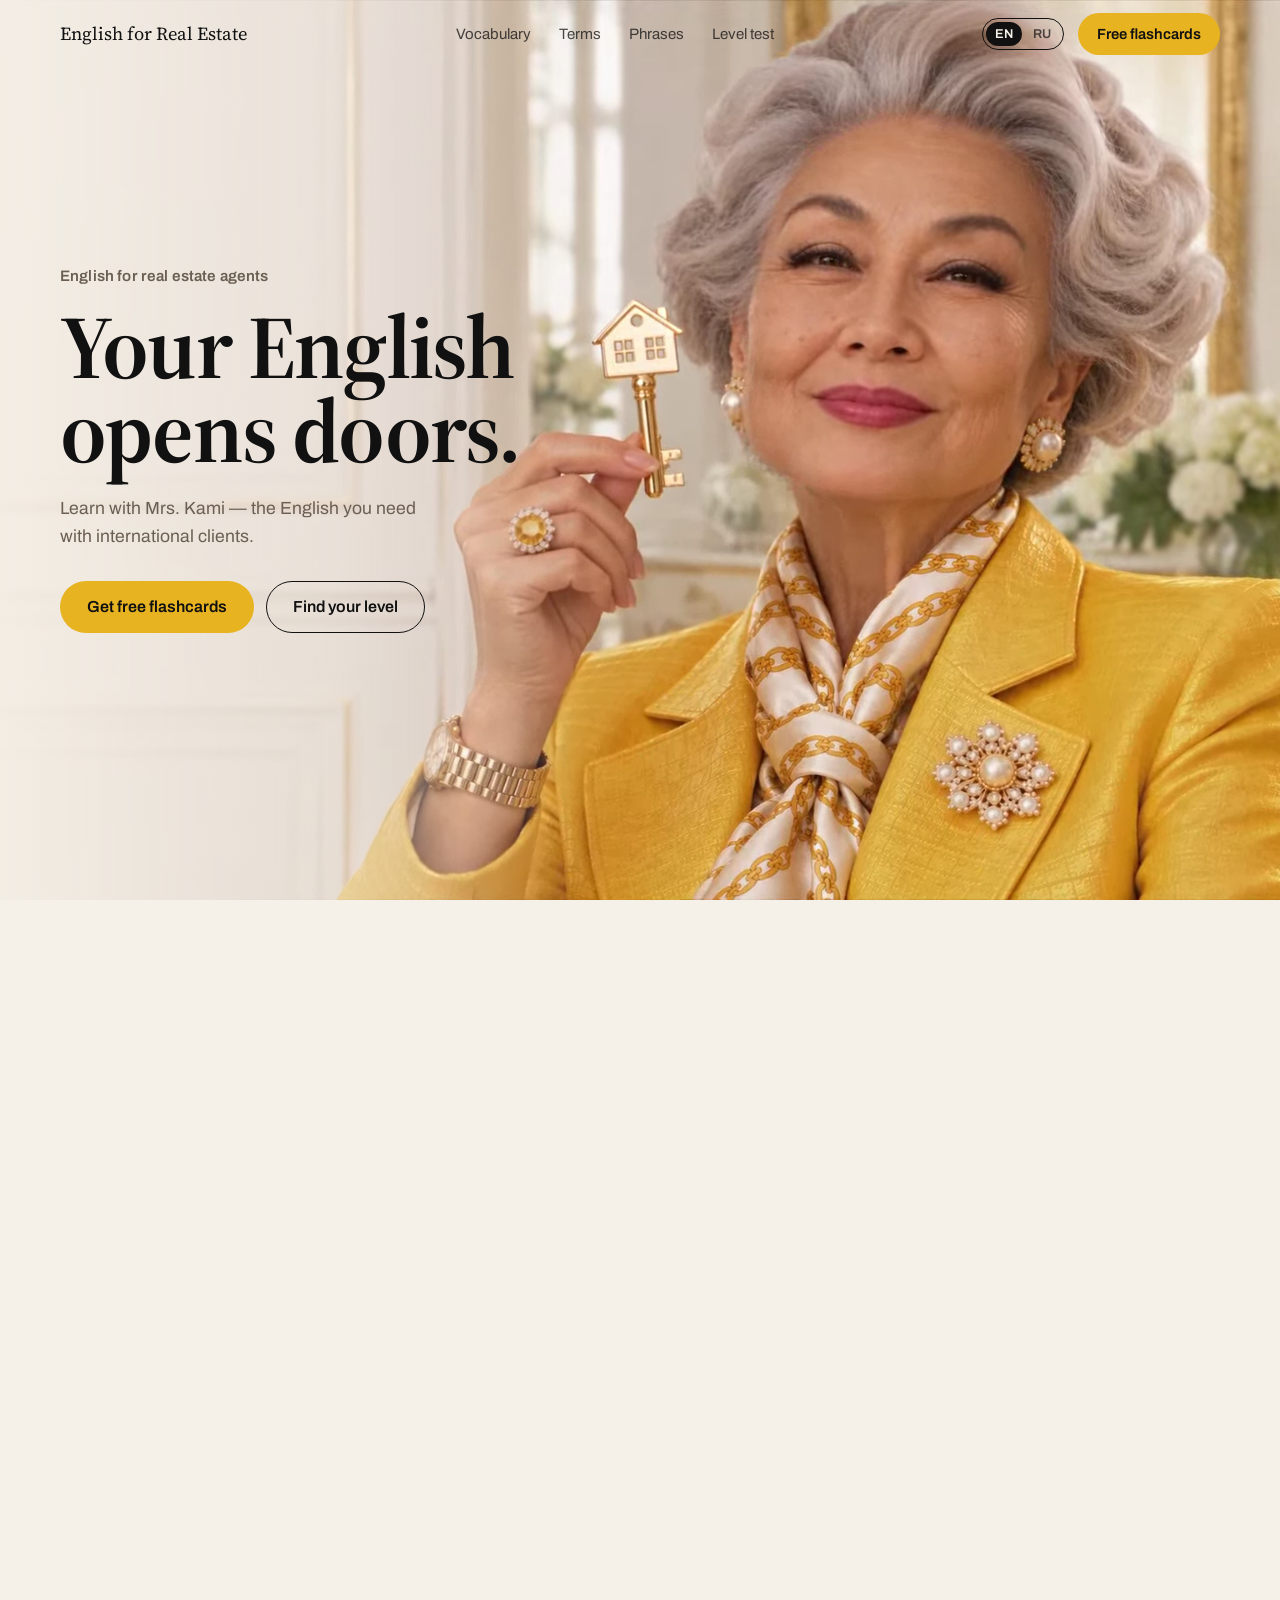
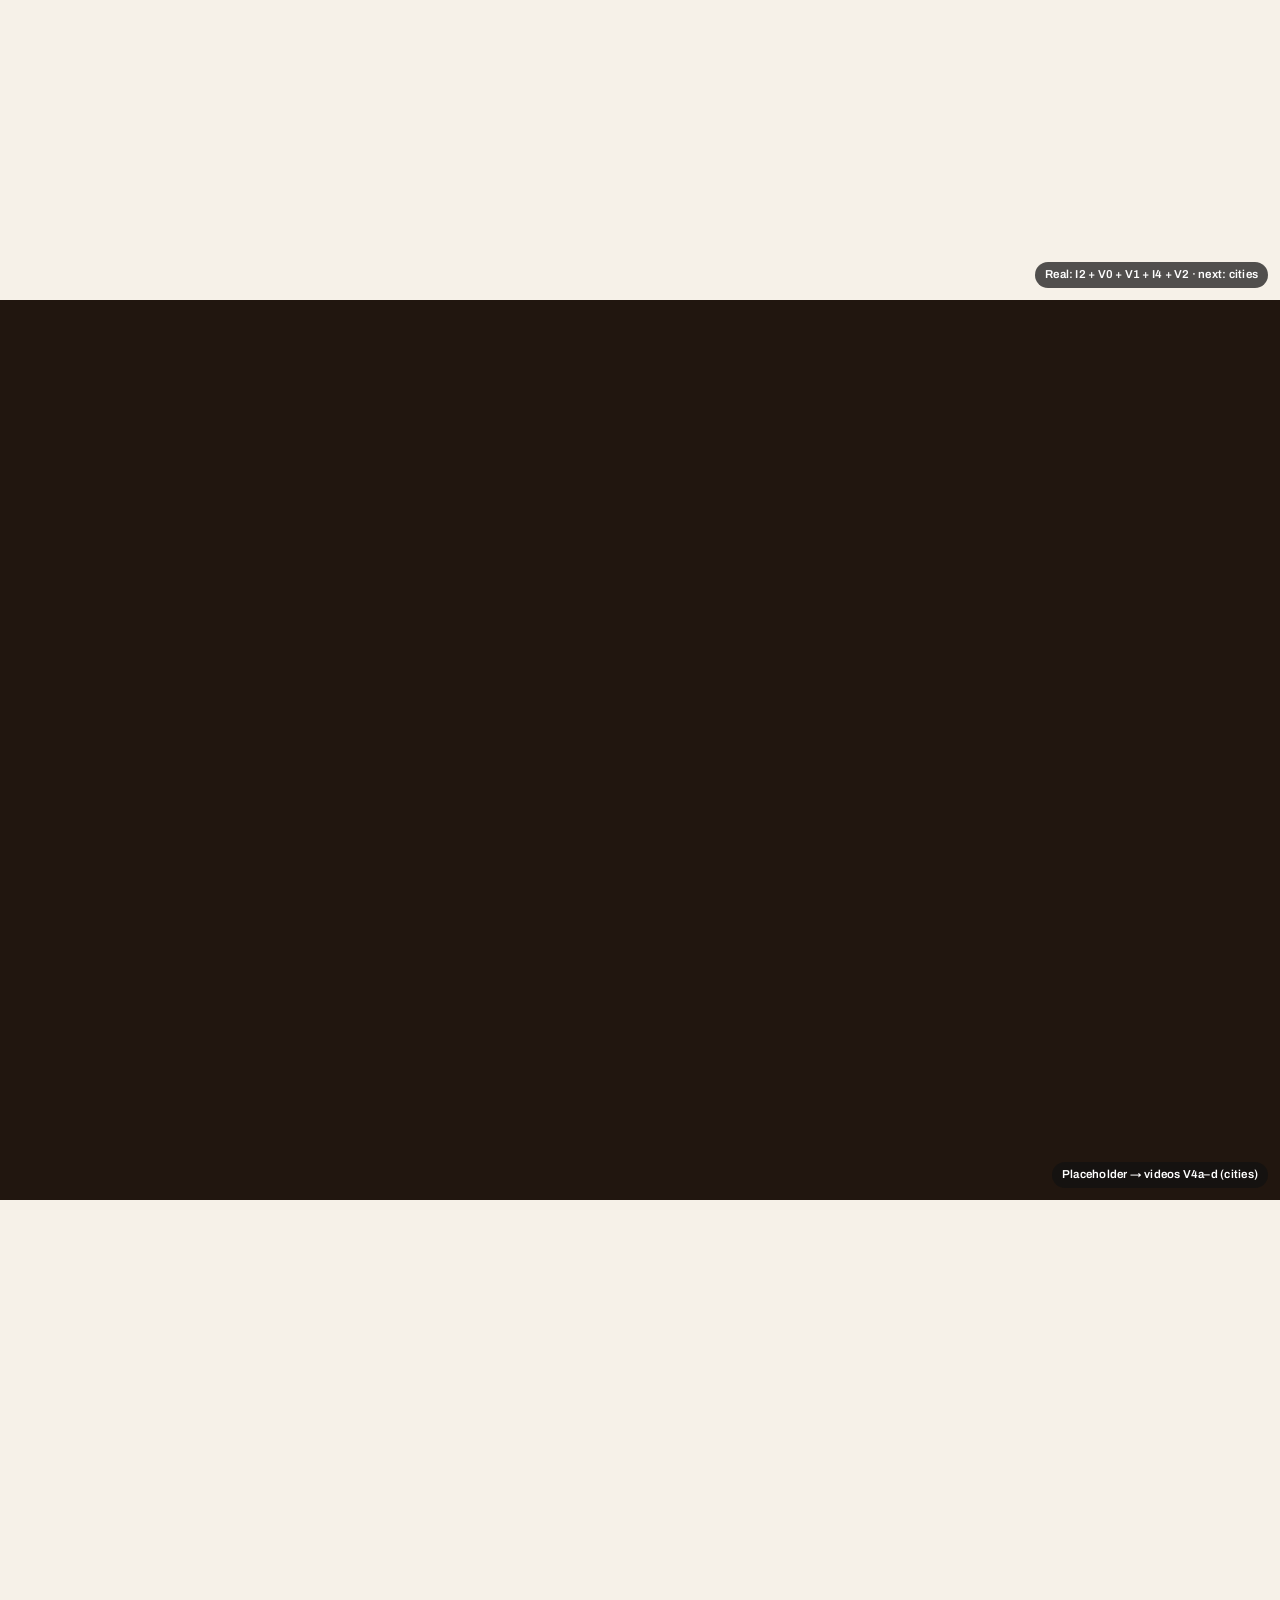
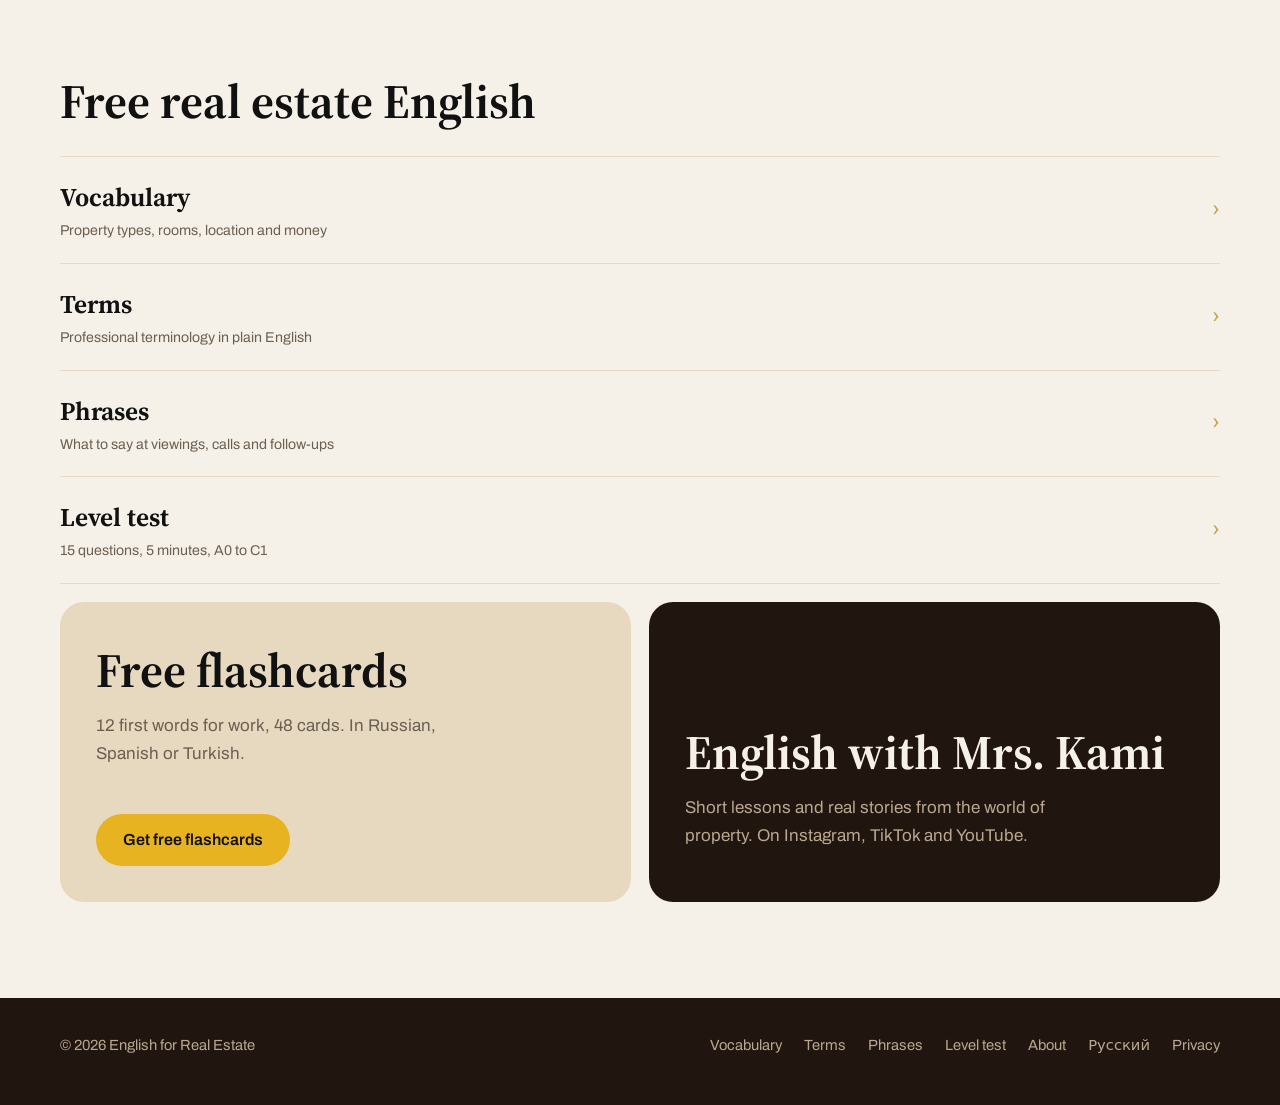
<file: redesign-demo/index.html>
<!doctype html>
<html lang="en">
<head>
  <meta charset="utf-8">
  <meta name="robots" content="noindex, nofollow">
  <meta name="viewport" content="width=device-width, initial-scale=1">
  <title>English for Real Estate Agents — Your English Opens Doors</title>
  <meta name="description" content="English for real estate agents with Mrs. Kami: words, phrases and terms for international clients. Free A0 flashcards. Levels A0–C1.">
  <link rel="preconnect" href="https://fonts.googleapis.com">
  <link rel="preconnect" href="https://fonts.gstatic.com" crossorigin>
  <link href="https://fonts.googleapis.com/css2?family=Source+Serif+4:ital,opsz,wght@0,8..60,400..800;1,8..60,400..700&family=Archivo:wdth,wght@75..125,400..800&display=swap" rel="stylesheet">
  <style>
    :root {
      --ivory: #F6F1E8; --champagne: #E7D9BF; --chocolate: #21160F; --gold: #C9A24B;
      --kami: #E7B321; --ink: #111111; --muted: #6B5F52; --sand: #B9A88F;
      --serif: "Source Serif 4", Georgia, serif; --sans: "Archivo", system-ui, sans-serif;
    }
    * { box-sizing: border-box; }
    html { overflow-x: clip; }
    body { margin: 0; background: var(--ivory); color: var(--ink); font: 400 1.0625rem/1.6 var(--sans); -webkit-font-smoothing: antialiased; }
    img { display: block; max-width: 100%; }
    a { color: inherit; }
    :focus-visible { outline: 2px solid var(--kami); outline-offset: 3px; }
    .wrap { width: 100%; max-width: 1240px; margin: 0 auto; padding: 0 16px; }
    @media (min-width: 768px) { .wrap { padding: 0 40px; } }

    .btn { display: inline-flex; align-items: center; justify-content: center; min-height: 52px; padding: 0 26px; border-radius: 999px; font: 600 1rem/1 var(--sans); text-decoration: none; white-space: nowrap; border: 1.5px solid transparent; }
    .btn-kami { background: var(--kami); color: var(--ink); }
    .btn-line { border-color: currentColor; }
    .btn-small { min-height: 42px; padding: 0 18px; font-size: .92rem; }
    .actions { display: flex; flex-wrap: wrap; gap: 12px; margin-top: 30px; }

    /* Header */
    .top { position: fixed; inset: 0 0 auto; z-index: 50; transition: color .4s, background .4s; }
    .top .wrap { display: flex; align-items: center; justify-content: space-between; height: 68px; gap: 14px; }
    .brand { font-family: var(--serif); font-size: 1.15rem; text-decoration: none; white-space: nowrap; }
    .nav { display: none; gap: 28px; font-size: .94rem; }
    .nav a { text-decoration: none; opacity: .75; } .nav a:hover { opacity: 1; }
    @media (min-width: 980px) { .nav { display: flex; } }
    .top.dark { color: var(--ivory); }
    .right { display: flex; align-items: center; gap: 14px; }
    .langs { display: flex; gap: 2px; padding: 3px; border-radius: 999px; border: 1px solid currentColor; font: 600 .8rem/1 var(--sans); }
    .langs a { padding: 6px 9px; border-radius: 999px; text-decoration: none; opacity: .7; }
    .langs a[aria-current] { background: currentColor; opacity: 1; }
    .langs a[aria-current] { color: var(--ivory); background: var(--ink); }
    .top.dark .langs a[aria-current] { color: var(--ink); background: var(--ivory); }
    @media (max-width: 420px) { .brand { font-size: 1rem; } .right { gap: 8px; } .btn-small { padding: 0 14px; } }

    /* Pinned scenes */
    .scene { position: relative; }
    .stage { position: sticky; top: 0; height: 100svh; overflow: hidden; }
    .tag { position: absolute; right: 12px; bottom: 12px; z-index: 30; font: 600 .72rem/1 var(--sans); padding: 7px 10px; border-radius: 999px; background: rgba(17,17,17,.72); color: #fff; letter-spacing: .02em; }

    /* Scene 1 — Meet Mrs. Kami */
    #s1 { height: 1100svh; }
    .inside { position: absolute; inset: 0; z-index: 6; background: rgba(255,248,234,.5); display: grid; place-items: center; padding: 76px 16px 24px; opacity: 0; pointer-events: none; }
    .inside.on { pointer-events: auto; }
    .inside-in { width: min(560px, 100%); text-align: center; }
    .inside-title { font-family: var(--serif); font-weight: 650; font-size: clamp(2.2rem, 5vw, 3.6rem); line-height: 1; margin: 0; color: var(--ink); }
    .inside-sub { color: var(--muted); margin: 14px auto 0; max-width: 38ch; }
    .inside .tower { margin-top: 22px; text-align: left; }
    .inside .floor { opacity: .55; transition: opacity .4s, background .4s, border-color .4s; background: rgba(255,255,255,.5); border-color: rgba(201,162,75,.35); color: var(--ink); backdrop-filter: blur(6px); -webkit-backdrop-filter: blur(6px); }
    .inside .floor b, .inside .floor i, .inside .floor small { color: var(--muted); }
    .inside .floor span { color: var(--ink); font-weight: 600; } .inside .floor small { font-weight: 400; }
    .inside .floor.lit { opacity: 1; background: rgba(255,250,235,.92); border-color: var(--kami); box-shadow: 0 8px 24px rgba(201,162,75,.25); }
    .inside .floor.lit b { color: #B07F0B; }
    .inside .shaft { background: rgba(201,162,75,.3); }
    .inside { overflow-y: auto; }
    details.floor { display: block; padding: 0; }
    details.floor summary { list-style: none; cursor: pointer; display: grid; grid-template-columns: 58px 1fr auto; align-items: center; gap: 14px; padding: 14px 18px; }
    details.floor summary::-webkit-details-marker { display: none; }
    details.floor i { font-size: 1.3rem; transition: transform .3s; }
    details.floor[open] i { transform: rotate(45deg); }
    details.floor[open] { opacity: 1 !important; background: rgba(255,250,235,.97); border-color: var(--kami); }
    .more { padding: 0 18px 16px 90px; color: var(--ink); font-size: .95rem; }
    .more p { margin: 0 0 6px; } .more .topics { color: var(--muted); font-size: .88rem; margin-bottom: 12px; }
    @media (max-width: 899px) { details.floor summary { padding: 8px 12px; grid-template-columns: 44px 1fr auto; } .more { padding: 0 12px 12px 12px; } }
    @media (max-width: 899px) { .inside .floor { padding: 8px 12px; } .inside .floor b { font-size: 1.35rem; } .inside-title { font-size: 2rem; } .inside-sub { font-size: .95rem; } }
    #s1 .whiteout { z-index: 4; }
    @media (min-width: 900px) { #s1 .caption { top: auto; bottom: 12vh; left: 6vw; right: auto; text-align: left; max-width: 22ch; } }
    #cap3 { z-index: 3; color: var(--ivory); text-shadow: 0 2px 30px rgba(33,22,15,.6); }
    #film { position: absolute; inset: 0; width: 100%; height: 100%; opacity: 0; }
    #s1 .caption { top: 15vh; bottom: auto; z-index: 3; color: var(--ink); text-shadow: 0 2px 24px rgba(246,241,232,.9); }
    #s1 .stage { display: grid; align-items: center; }
    .s1-grid { display: grid; gap: 28px; align-items: center; }
    @media (min-width: 900px) { .s1-grid { grid-template-columns: minmax(0, 640px); } }
    .h1 { font: 600 .95rem/1.3 var(--sans); letter-spacing: .01em; color: var(--muted); margin: 0 0 18px; }
    .slogan { font-family: var(--serif); font-weight: 650; font-size: clamp(3rem, 7vw, 6.2rem); line-height: .94; letter-spacing: -.02em; margin: 0; }
    .s1-sub { color: var(--muted); max-width: 36ch; margin: 22px 0 0; font-size: 1.1rem; }
    .s1-bg { position: absolute; inset: 0; transform-origin: 62% 40%; }
    .s1-bg video { width: 100%; height: 100%; object-fit: cover; object-position: 50% 30%; display: block; }
    .s1-bg::after { content: ""; position: absolute; inset: 0; background: linear-gradient(90deg, rgba(246,241,232,.92) 0%, rgba(246,241,232,.6) 26%, rgba(246,241,232,0) 46%); }
    #s1 .wrap { position: relative; }
    @media (max-width: 899px) {
      #s1 .stage { align-items: end; padding-bottom: 40px; }
      .s1-bg video { object-position: 58% 30%; }
      .s1-bg::after { background: linear-gradient(0deg, rgba(246,241,232,.97) 0%, rgba(246,241,232,.88) 32%, rgba(246,241,232,0) 54%); }
    }

    /* The key (shared by scenes 1–3) */
    #key { position: fixed; left: 50%; top: 50%; width: 92px; z-index: 40; pointer-events: none; transform-style: preserve-3d; perspective: 900px; opacity: 0; }
    @media (max-width: 899px) { #key { width: 70px; } }
    #key .k3d { transform-style: preserve-3d; position: relative; }
    #key svg { display: block; width: 100%; height: auto; backface-visibility: visible; }
    #key .back { position: absolute; inset: 0; transform: translateZ(-4px); filter: brightness(.7); }
    #key .front { transform: translateZ(4px); filter: drop-shadow(0 0 18px rgba(231,179,33,.45)); }

    /* Scene 2 — The golden key */
    #s2 { height: 260svh; }
    #s2 .stage { display: grid; place-items: center; background: radial-gradient(60% 60% at 50% 45%, #fffaf0 0%, var(--ivory) 45%, var(--champagne) 100%); }
    .s2-kami { position: absolute; inset: 0; background-size: cover; background-position: 50% 30%; filter: blur(14px) saturate(.8); opacity: .35; transform: scale(1.1); }
    .caption { position: absolute; left: 0; right: 0; bottom: 14vh; text-align: center; font-family: var(--serif); font-size: clamp(1.7rem, 4vw, 3rem); line-height: 1.1; padding: 0 16px; opacity: 0; }

    /* Scene 3 — Unlock the first door */
    #s3 { height: 330svh; }
    #s3 .stage { background: linear-gradient(180deg, #EFE6D6, #E2D3B8); perspective: 1400px; }
    .hall { position: absolute; inset: 0; display: grid; place-items: center; transform-origin: 50% 55%; }
    .doorway { position: relative; width: min(56vw, 420px); aspect-ratio: 9/16; max-height: 78svh; }
    @media (max-width: 899px) { .doorway { width: 68vw; } }
    .light { position: absolute; inset: 0; background: radial-gradient(70% 60% at 50% 50%, #fff 0%, #FFF3D6 45%, #F2C96B 100%); border-radius: 4px; }
    .frame { position: absolute; inset: -18px; border: 18px solid #3A281B; border-bottom: 0; border-radius: 6px 6px 0 0; box-shadow: 0 30px 60px rgba(33,22,15,.25); }
    .leaf { position: absolute; top: 0; bottom: 0; width: 50%; background: linear-gradient(90deg, #5B3D28, #6E4B32 40%, #5A3C27); transform-style: preserve-3d; }
    .leaf::before { content: ""; position: absolute; inset: 7% 12%; border: 2px solid rgba(201,162,75,.55); border-radius: 3px; }
    .leaf.l { left: 0; transform-origin: 0 50%; }
    .leaf.r { right: 0; transform-origin: 100% 50%; }
    .plate { position: absolute; left: 50%; top: 22%; transform: translateX(-50%); z-index: 2; width: 74px; height: 44px; border-radius: 4px; display: grid; place-items: center; font-family: var(--serif); font-size: 1.6rem; color: #3A281B; background: linear-gradient(135deg, #F5DD9A, #C9A24B 55%, #8E6B22); box-shadow: 0 4px 10px rgba(0,0,0,.25); }
    .keyhole { position: absolute; left: 50%; top: 52%; transform: translateX(-50%); z-index: 2; width: 26px; height: 46px; border-radius: 13px; background: linear-gradient(135deg, #F5DD9A, #C9A24B 55%, #8E6B22); display: grid; place-items: center; }
    .keyhole::after { content: ""; width: 6px; height: 20px; border-radius: 3px; background: #21160F; }
    .whiteout { position: absolute; inset: 0; background: #FFF8EA; opacity: 0; pointer-events: none; }
    #s3 .caption { color: var(--ink); z-index: 5; }

    /* Scene 4 — The learning tower */
    #s4 { height: 300svh; color: var(--ivory); }
    #s4 .stage { background: radial-gradient(80% 70% at 70% 20%, #3A2618 0%, var(--chocolate) 60%); display: grid; align-items: center; }
    .s4-grid { display: grid; gap: 28px; align-items: center; }
    @media (min-width: 900px) { .s4-grid { grid-template-columns: .8fr 1.2fr; gap: 64px; } }
    .s4-title { font-family: var(--serif); font-weight: 650; font-size: clamp(2.3rem, 5vw, 4.2rem); line-height: 1; margin: 0; }
    .s4-sub { color: var(--sand); margin: 18px 0 0; max-width: 34ch; }
    .tower { position: relative; display: flex; flex-direction: column-reverse; gap: 6px; padding-left: 26px; }
    .shaft { position: absolute; left: 0; top: 0; bottom: 0; width: 4px; background: rgba(201,162,75,.2); border-radius: 2px; }
    .car { position: absolute; left: -5px; width: 14px; height: 30px; border-radius: 4px; background: var(--kami); box-shadow: 0 0 18px rgba(231,179,33,.6); }
    .floor { display: grid; grid-template-columns: 58px 1fr auto; align-items: center; gap: 14px; padding: 14px 18px; border-radius: 12px; text-decoration: none; background: rgba(255,255,255,.03); border: 1px solid rgba(201,162,75,.16); transition: background .5s, border-color .5s; }
    @media (max-width: 899px) { .floor { padding: 10px 14px; } }
    .floor b { font-family: var(--serif); font-size: 1.7rem; font-weight: 600; line-height: 1; color: var(--sand); transition: color .5s; }
    .floor span { font-size: .95rem; } .floor small { display: block; color: var(--sand); font-size: .84rem; }
    .floor i { font-style: normal; color: var(--sand); }
    .floor.lit { background: linear-gradient(90deg, rgba(231,179,33,.18), rgba(231,179,33,.03)); border-color: rgba(231,179,33,.5); }
    .floor.lit b { color: var(--kami); }

    /* Scene 5 — Unlock the world */
    #s5 { height: 320svh; color: var(--ivory); }
    #s5 .stage { background: var(--chocolate); }
    .city { position: absolute; inset: 0; background-size: cover; background-position: center; opacity: 0; transform: scale(1.12); }
    .city::after { content: ""; position: absolute; inset: 0; background: linear-gradient(0deg, rgba(33,22,15,.85), rgba(33,22,15,.15) 60%); }
    .city-name { position: absolute; left: 0; right: 0; top: 18vh; text-align: center; font-family: var(--serif); font-style: italic; font-size: clamp(1.4rem, 3vw, 2.2rem); color: var(--ivory); z-index: 2; opacity: 0; }
    .finale { position: absolute; inset: 0; display: grid; place-items: center; text-align: center; z-index: 3; padding: 0 16px; }
    .finale h2 { font-family: var(--serif); font-weight: 650; font-size: clamp(2.6rem, 7.6vw, 6.6rem); line-height: .96; margin: 0; opacity: 0; transform: translateY(30px); }
    .finale .actions { justify-content: center; opacity: 0; }

    /* Plain sections below the film */
    .plain { padding: 96px 0; }
    .plain h2 { font-family: var(--serif); font-weight: 650; font-size: clamp(2rem, 4vw, 3rem); line-height: 1.05; margin: 0; }
    .links { margin-top: 30px; border-top: 1px solid var(--champagne); }
    .links a { display: grid; grid-template-columns: 1fr auto; gap: 2px 16px; padding: 20px 0; border-bottom: 1px solid var(--champagne); text-decoration: none; }
    .links strong { font-family: var(--serif); font-size: 1.6rem; font-weight: 650; }
    .links small { color: var(--muted); grid-column: 1; }
    .links em { grid-row: 1 / span 2; grid-column: 2; align-self: center; font-style: normal; color: var(--gold); font-size: 1.4rem; }
    .duo { display: grid; gap: 18px; margin-top: 18px; }
    @media (min-width: 900px) { .duo { grid-template-columns: 1fr 1fr; } }
    .panel { border-radius: 24px; padding: 36px; min-height: 300px; display: flex; flex-direction: column; justify-content: flex-end; }
    .panel p { color: var(--muted); max-width: 40ch; }
    .p-cards { background: var(--champagne); }
    .p-series { background: var(--chocolate); color: var(--ivory); } .p-series p { color: var(--sand); }
    footer { background: var(--chocolate); color: var(--sand); padding: 36px 0 48px; font-size: .92rem; }
    footer .wrap { display: flex; flex-wrap: wrap; gap: 14px 28px; justify-content: space-between; }
    footer nav { display: flex; flex-wrap: wrap; gap: 10px 22px; } footer a { text-decoration: none; }

    @media (prefers-reduced-motion: reduce) {
      .scene { height: auto !important; } .stage { position: relative; height: auto; min-height: 100svh; }
      .caption, .finale h2, .finale .actions, .city:first-child, .city-name:first-of-type { opacity: 1 !important; transform: none !important; }
      #key { display: none; }
    }
  </style>
</head>
<body>

<header class="top" id="top">
  <div class="wrap">
    <a class="brand" href="/">English for Real Estate</a>
    <nav class="nav" aria-label="Main"><a href="/vocabulary">Vocabulary</a><a href="/terms">Terms</a><a href="/phrases">Phrases</a><a href="/level-test">Level test</a></nav>
    <div class="right">
      <nav class="langs" aria-label="Language"><a href="/" aria-current="page">EN</a><a href="/ru" hreflang="ru" lang="ru">RU</a></nav>
      <a class="btn btn-kami btn-small" href="/waitlist?utm_source=home">Free flashcards</a>
    </div>
  </div>
</header>

<main>
  <!-- Scene 1 -->
  <section class="scene" id="s1">
    <div class="stage">
      <div class="s1-bg" id="arch"><video id="hero" autoplay muted loop playsinline preload="auto" poster="kami-poster.jpg" aria-label="Mrs. Kami in her golden-yellow suit, holding a golden key"><source src="kami-hero-m.webm" type="video/webm" media="(max-width: 899px)"><source src="kami-hero-m.mp4" type="video/mp4" media="(max-width: 899px)"><source src="kami-hero.webm" type="video/webm"><source src="kami-hero.mp4" type="video/mp4"></video></div>
      <div class="wrap s1-grid">
        <div class="s1-text">
          <h1 class="h1">English for real estate agents</h1>
          <p class="slogan">Your English opens doors.</p>
          <p class="s1-sub">Learn with Mrs. Kami — the English you need with international clients.</p>
          <div class="actions">
            <a class="btn btn-kami" href="/waitlist?utm_source=home">Get free flashcards</a>
            <a class="btn btn-line" href="/level-test">Find your level</a>
          </div>
        </div>
      </div>
      <canvas id="film" aria-hidden="true"></canvas>
      <p class="caption" id="cap2">One key.<br>Every door.</p>
      <div class="inside" id="inside">
        <div class="inside-in">
          <h2 class="inside-title">Six levels.<br>Start at A0.</h2>
          <p class="inside-sub">Every level is a door. Tap a level to see what you will learn.</p>
        <div class="tower" id="tower">
          <span class="shaft"></span><span class="car" id="car"></span>
          <details class="floor"><summary><b>A0</b><span>Foundation<small>Start from zero</small></span><i aria-hidden="true">+</i></summary><div class="more"><p>Start from zero, even if you’ve never studied English.</p><p class="topics">English sounds and reading · introducing yourself · numbers and prices · first real estate words</p><a class="btn btn-kami btn-small" href="/waitlist?utm_source=home">Get free A0 flashcards</a></div></details>
          <details class="floor"><summary><b>A1</b><span>Beginner<small>First phrases with clients</small></span><i aria-hidden="true">+</i></summary><div class="more"><p>Talk about properties in simple sentences.</p><p class="topics">Greetings · numbers and prices · property types · rooms</p><a class="btn btn-kami btn-small" href="/level-test">Check your level</a></div></details>
          <details class="floor"><summary><b>A2</b><span>Elementary<small>Viewings and simple messages</small></span><i aria-hidden="true">+</i></summary><div class="more"><p>Handle simple conversations and messages with clients.</p><p class="topics">Arranging viewings · describing the area · WhatsApp messages</p><a class="btn btn-kami btn-small" href="/level-test">Check your level</a></div></details>
          <details class="floor"><summary><b>B1</b><span>Intermediate<small>Run a viewing on your own</small></span><i aria-hidden="true">+</i></summary><div class="more"><p>Run a property viewing on your own.</p><p class="topics">Showing a property · answering questions · client emails</p><a class="btn btn-kami btn-small" href="/level-test">Check your level</a></div></details>
          <details class="floor"><summary><b>B2</b><span>Upper-Intermediate<small>Offers, objections, contracts</small></span><i aria-hidden="true">+</i></summary><div class="more"><p>Negotiate and explain the details of a deal.</p><p class="topics">Prices and offers · objections · mortgages · contract terms</p><a class="btn btn-kami btn-small" href="/level-test">Check your level</a></div></details>
          <details class="floor"><summary><b>C1</b><span>Advanced<small>Investors and negotiations</small></span><i aria-hidden="true">+</i></summary><div class="more"><p>Work freely on the international market.</p><p class="topics">Presentations · complex negotiations · investment and legal topics</p><a class="btn btn-kami btn-small" href="/level-test">Check your level</a></div></details>
        </div>
      </div>
        </div>
      </div>
      <span class="tag">Real: I2 + V0 + V1 + I4 + V2 · next: cities</span>
    </div>
  </section>

  <!-- Scene 5 -->
  <section class="scene" id="s5">
    <div class="stage">
      <div class="city" style="background-image:url('c1.jpg')"></div>
      <div class="city" style="background-image:url('c2.jpg')"></div>
      <div class="city" style="background-image:url('c3.jpg')"></div>
      <div class="city" style="background-image:url('c4.jpg')"></div>
      <p class="city-name">Dubai</p><p class="city-name">New York</p><p class="city-name">London</p><p class="city-name">Cyprus</p>
      <div class="finale">
        <div>
          <h2 id="fin">Speak the language.<br>Unlock the world.</h2>
          <div class="actions" id="finBtns"><a class="btn btn-kami" href="/level-test">Explore your learning path</a><a class="btn btn-line" href="/waitlist?utm_source=home">Get free flashcards</a></div>
        </div>
      </div>
      <span class="tag">Placeholder → videos V4a–d (cities)</span>
    </div>
  </section>

  <!-- Plain sections -->
  <section class="plain">
    <div class="wrap">
      <h2>Free real estate English</h2>
      <nav class="links" aria-label="Free resources">
        <a href="/vocabulary"><strong>Vocabulary</strong><small>Property types, rooms, location and money</small><em>›</em></a>
        <a href="/terms"><strong>Terms</strong><small>Professional terminology in plain English</small><em>›</em></a>
        <a href="/phrases"><strong>Phrases</strong><small>What to say at viewings, calls and follow-ups</small><em>›</em></a>
        <a href="/level-test"><strong>Level test</strong><small>15 questions, 5 minutes, A0 to C1</small><em>›</em></a>
      </nav>
      <div class="duo">
        <div class="panel p-cards"><h2>Free flashcards</h2><p>12 first words for work, 48 cards. In Russian, Spanish or Turkish.</p><div class="actions"><a class="btn btn-kami" href="/waitlist?utm_source=home">Get free flashcards</a></div></div>
        <div class="panel p-series"><h2>English with Mrs. Kami</h2><p>Short lessons and real stories from the world of property. On Instagram, TikTok and YouTube.</p></div>
      </div>
    </div>
  </section>
</main>

<footer><div class="wrap"><span>© 2026 English for Real Estate</span><nav aria-label="Footer"><a href="/vocabulary">Vocabulary</a><a href="/terms">Terms</a><a href="/phrases">Phrases</a><a href="/level-test">Level test</a><a href="/about">About</a><a href="/ru" hreflang="ru">Русский</a><a href="/privacy">Privacy</a></nav></div></footer>

<script>
(() => {
  if (matchMedia("(prefers-reduced-motion: reduce)").matches) return;
  const $ = (s) => document.querySelector(s);
  const clamp = (v, a = 0, b = 1) => Math.min(b, Math.max(a, v));
  const seg = (p, a, b) => clamp((p - a) / (b - a));           // progress of p inside [a, b]
  const ease = (t) => t < .5 ? 4 * t * t * t : 1 - Math.pow(-2 * t + 2, 3) / 2;
  const lerp = (a, b, t) => a + (b - a) * t;
  const prog = (el) => { const r = el.getBoundingClientRect(); return clamp(-r.top / (r.height - innerHeight)); };

  const top = $("#top");
  const floors = [...document.querySelectorAll(".floor")], car = $("#car"), tower = $("#tower"), inside = $("#inside");
  const cities = [...document.querySelectorAll(".city")], names = [...document.querySelectorAll(".city-name")];

  // V1 (key leaves her hand) and V2 (door A0) as frame sequences on one canvas — smooth scrubbing on every phone
  const hero = document.getElementById("hero");
  const film = document.getElementById("film"), ctx = film.getContext("2d");
  const small0 = innerWidth < 900;
  const clips = [
    { dir: small0 ? "v1m" : "v1d", n: small0 ? 60 : 75, px: small0 ? .58 : .5, imgs: [] },
    { dir: small0 ? "v2m" : "v2d", n: 72, px: .5, imgs: [] }
  ];
  let last = "";
  function load(c, i) { if (c.imgs[i]) return c.imgs[i]; const im = new Image(); im.decoding = "async"; im.src = `${c.dir}/${String(i + 1).padStart(3, "0")}.webp`; im.onload = () => { last = ""; requestAnimationFrame(frame); }; return c.imgs[i] = im; }
  function preload() { clips.forEach((c) => { load(c, 0); load(c, c.n - 1); }); clips.forEach((c) => { for (let i = 1; i < c.n - 1; i++) load(c, i); }); }
  function size() { const r = devicePixelRatio > 1 ? 1.5 : 1; film.width = innerWidth * r; film.height = innerHeight * r; last = ""; }
  const ready = (im) => im && im.complete && im.naturalWidth;
  function draw(k, t) {
    const c = clips[k];
    let i = Math.round(t * (c.n - 1));
    while (i > 0 && !ready(c.imgs[i])) i--;
    const im = c.imgs[i]; if (!ready(im)) { load(c, 0); return; }
    const id = k + ":" + i; if (id === last) return; last = id;
    const cw = film.width, ch = film.height, sc = Math.max(cw / im.naturalWidth, ch / im.naturalHeight);
    const w = im.naturalWidth * sc, h = im.naturalHeight * sc;
    ctx.drawImage(im, (cw - w) * c.px, (ch - h) * .3, w, h);
  }
  size();
  addEventListener("resize", size);
  addEventListener("load", preload);

  document.querySelectorAll("details.floor").forEach((d) => d.addEventListener("toggle", () => { if (d.open) document.querySelectorAll("details.floor").forEach((o) => { if (o !== d) o.open = false; }); }));

  function frame() {
    const p1 = clamp(prog($("#s1")) * 1100 / 960), p5 = prog($("#s5"));   // last part of the scene is a calm pause for reading the levels

    // One continuous shot: live loop (V0) → V1, the key leaves her hand → dissolve → V2, the key opens door A0 → light
    $("#arch").style.transform = `scale(${lerp(1, 1.04, seg(p1, 0, .09))})`;
    $(".s1-text").style.transform = `translateY(${-50 * ease(seg(p1, 0, .09))}px)`;
    $(".s1-text").style.opacity = 1 - seg(p1, .02, .08);
    const fade = seg(p1, .055, .075);
    film.style.opacity = fade;
    if (hero) { if (fade > .01 && !hero.paused) hero.pause(); else if (fade <= .01 && hero.paused) hero.play().catch(() => {}); }

    let blur = 0;
    if (p1 < .51) { draw(0, seg(p1, .09, .48)); blur = seg(p1, .48, .51) * 12; }
    else { draw(1, seg(p1, .54, .8)); blur = (1 - seg(p1, .51, .55)) * 12 + seg(p1, .8, .86) * 6; }
    film.style.filter = `blur(${blur}px)`;

    $("#cap2").style.opacity = seg(p1, .33, .39) * (1 - seg(p1, .46, .5));
    // Inside the open door: the six levels appear and light up from A0
    const inn = seg(p1, .81, .86);
    inside.style.opacity = inn; inside.style.transform = `scale(${lerp(1.06, 1, inn)})`; inside.classList.toggle("on", inn > .5);

    const lit = Math.max(inn > .5 ? 1 : 0, Math.round(seg(p1, .86, .93) * floors.length));
    floors.forEach((f, i) => f.classList.toggle("lit", i < lit));
    const tr = tower.getBoundingClientRect(), lf = floors[Math.max(0, lit - 1)].getBoundingClientRect();
    car.style.top = (lit ? lf.top - tr.top + lf.height / 2 - 15 : tr.height - 30) + "px";

    // Scene 5: cities one after another, then the final line
    const n = cities.length, cp = seg(p5, 0, .7) * n;
    cities.forEach((c, i) => { const local = cp - i; const o = clamp(local < 0 ? 0 : local < 1 ? Math.min(local * 3, 1) : 1 - (local - 1) * 3); c.style.opacity = i === n - 1 && local >= 1 ? 1 : o; c.style.transform = `scale(${lerp(1.12, 1, clamp(local))})`; });
    names.forEach((m, i) => { const local = cp - i; m.style.opacity = clamp(local * 4) * (1 - clamp((local - .7) * 4)); });
    const fin = seg(p5, .72, .9);
    $("#fin").style.opacity = fin; $("#fin").style.transform = `translateY(${30 * (1 - fin)}px)`;
    $("#finBtns").style.opacity = seg(p5, .85, .97);

    // Header colour follows the scene
    const r5 = $("#s5").getBoundingClientRect(); top.classList.toggle("dark", r5.top <= 60 && r5.bottom > 60);
  }

  let ticking = false;
  addEventListener("scroll", () => { if (!ticking) { ticking = true; requestAnimationFrame(() => { ticking = false; frame(); }); } }, { passive: true });
  addEventListener("resize", frame);
  addEventListener("load", frame);
  frame();
})();
</script>
</body>
</html>
</file>
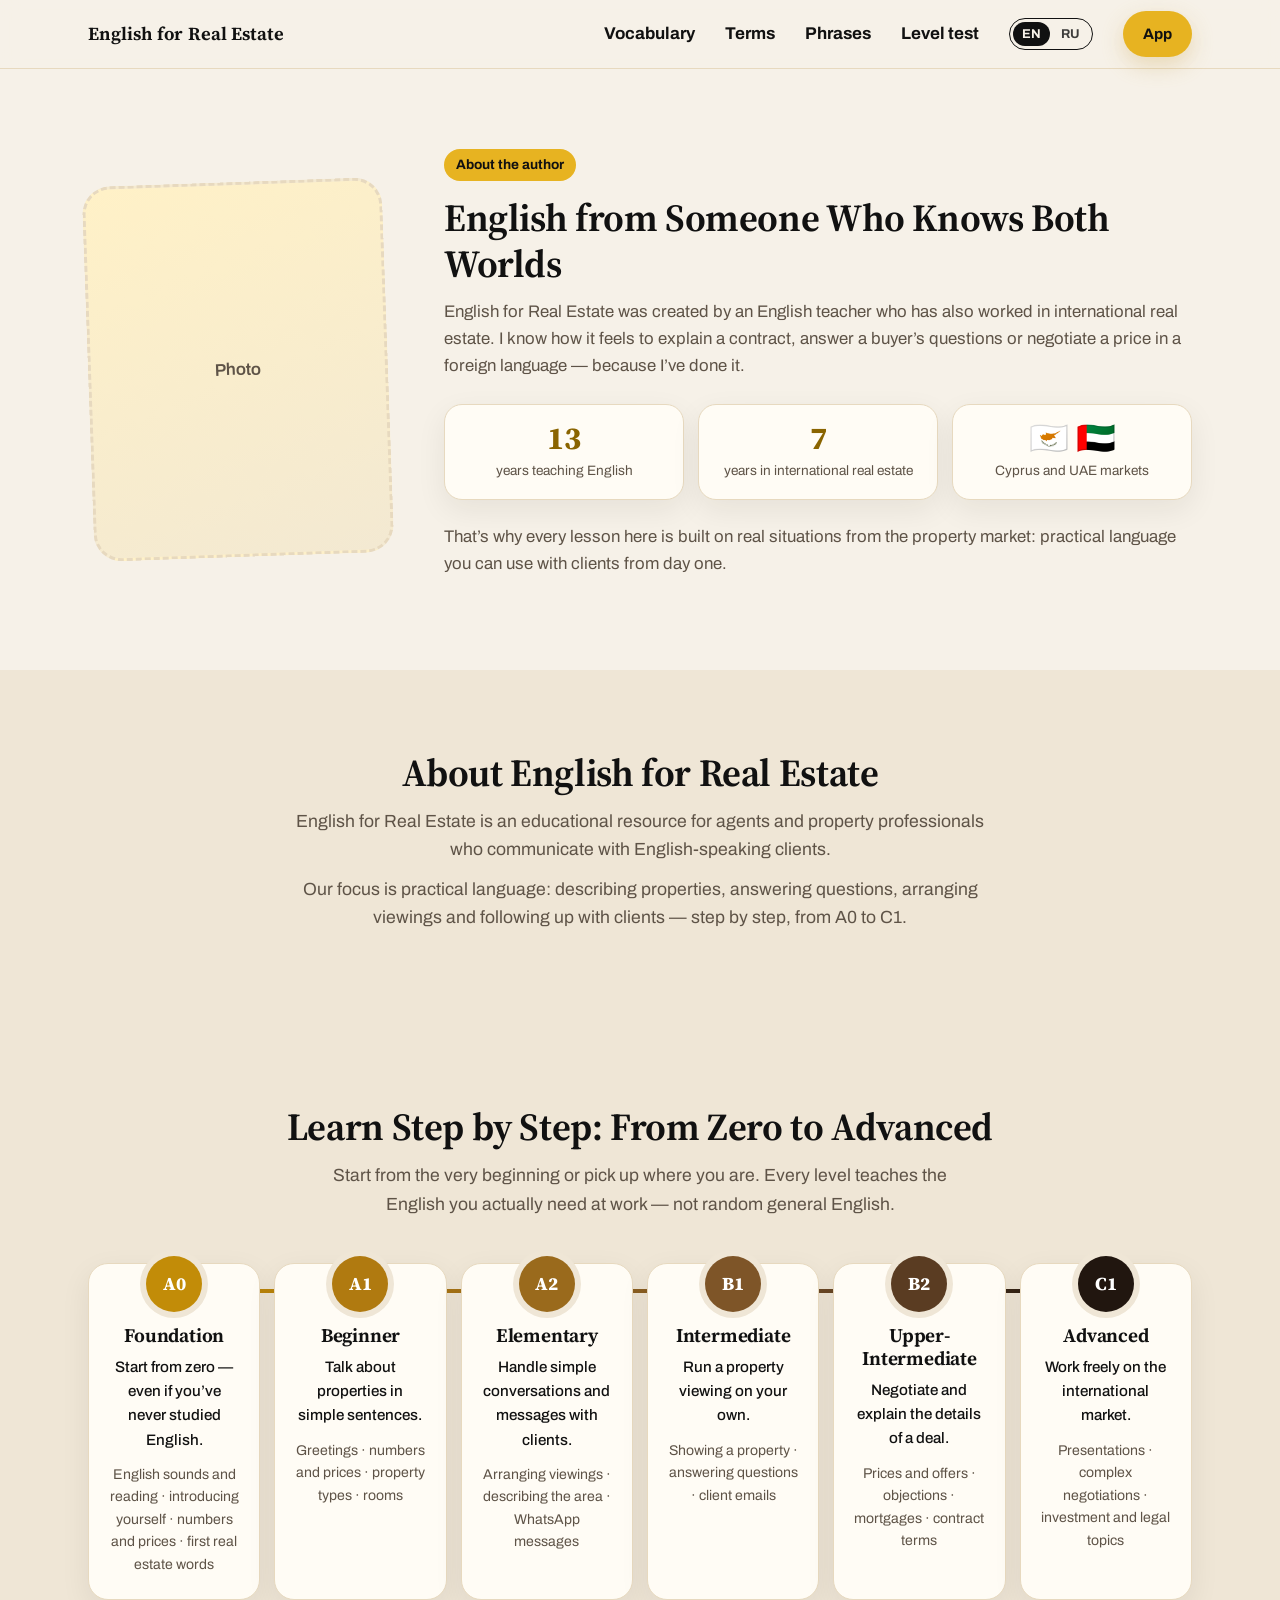
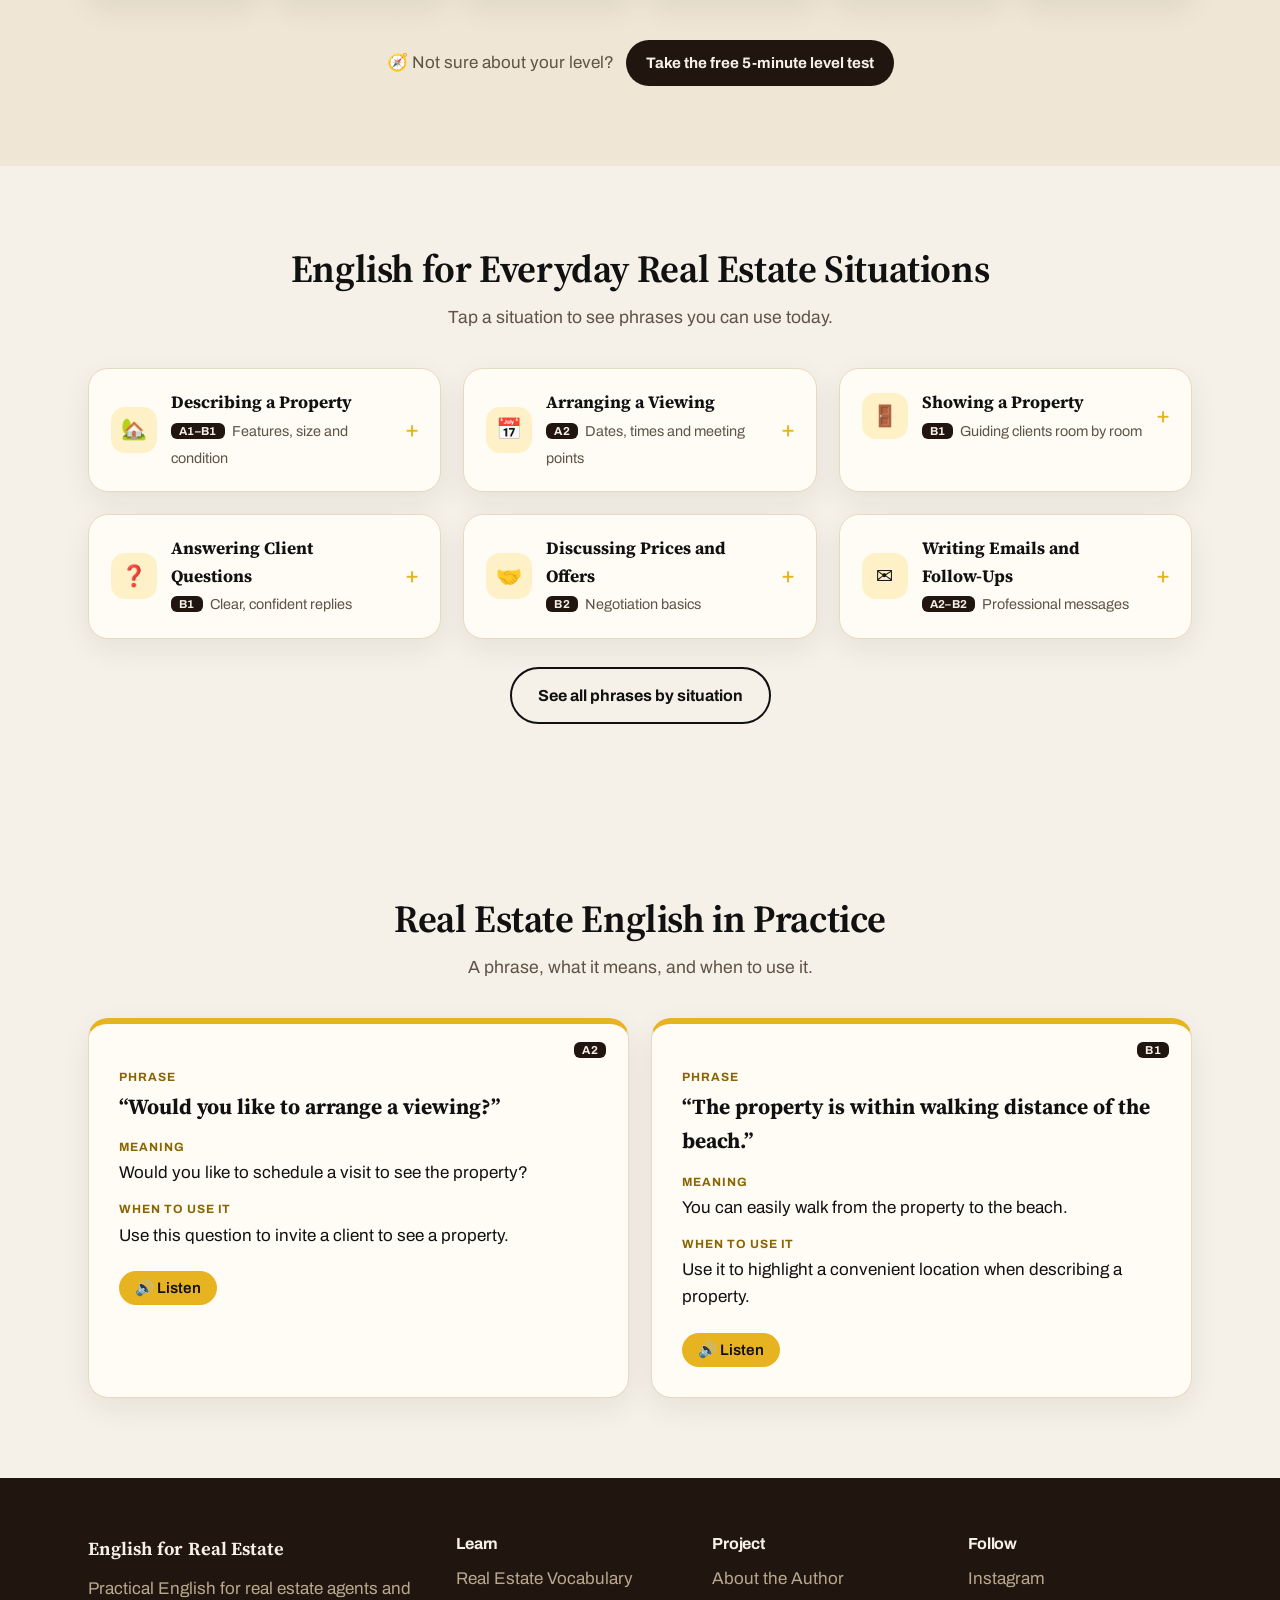
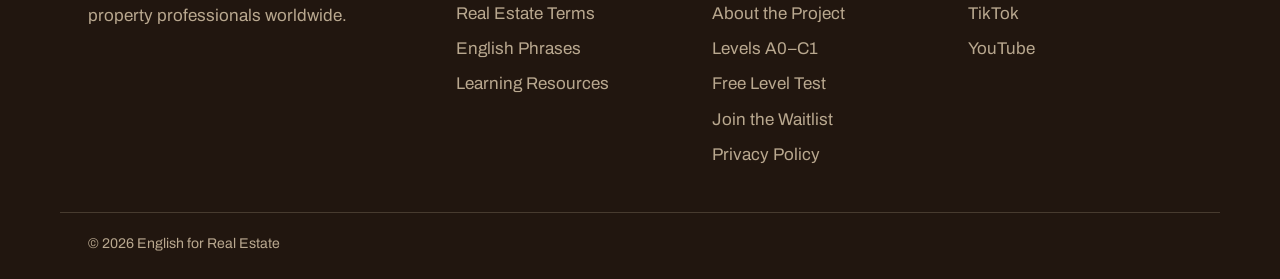
<file: about.html>
<!doctype html>
<html lang="en">
<head><!-- Google tag (gtag.js) -->
<script async src="https://www.googletagmanager.com/gtag/js?id=G-TJ2BMXM7CG"></script>
<script>
  window.dataLayer = window.dataLayer || [];
  function gtag(){dataLayer.push(arguments);}
  gtag('js', new Date());

  gtag('config', 'G-TJ2BMXM7CG');
</script>
  <meta charset="utf-8">
  <meta name="viewport" content="width=device-width, initial-scale=1">
  <link rel="icon" href="/favicon.ico" sizes="48x48">
  <link rel="icon" href="/icon-192.png" type="image/png" sizes="192x192">
  <link rel="apple-touch-icon" href="/apple-touch-icon.png">
  <link rel="manifest" href="/site.webmanifest">
  <meta name="theme-color" content="#21160F">
  <title>About English for Real Estate — Author, Levels A0–C1 and Method</title>
  <meta name="description" content="Who creates English for Real Estate, how the course works and what you learn at each level from A0 to C1: real situations from the property market.">
  <link rel="canonical" href="https://www.englishforrealestate.com/about">
  <meta property="og:title" content="About English for Real Estate">
  <meta property="og:description" content="Practical English for real estate agents, built on real situations from the property market. Levels A0–C1.">
  <meta property="og:url" content="https://www.englishforrealestate.com/about">
  <meta property="og:type" content="website">
  <link rel="preconnect" href="https://fonts.googleapis.com">
  <link rel="preconnect" href="https://fonts.gstatic.com" crossorigin>
  <link href="https://fonts.googleapis.com/css2?family=Source+Serif+4:ital,opsz,wght@0,8..60,400..800;1,8..60,400..700&family=Archivo:wdth,wght@75..125,400..800&display=swap" rel="stylesheet">
  <link rel="stylesheet" href="styles.css">
</head>
<body>

<header class="site-header">
  <div class="container header-inner">
    <a href="/" class="logo" aria-label="English for Real Estate — home">
      <span class="logo-mark" aria-hidden="true">🔑</span>
      <span class="logo-text">English<span>for</span>Real Estate</span>
    </a>
    <button class="menu-toggle" aria-expanded="false" aria-controls="main-nav" aria-label="Open menu">
      <span></span><span></span><span></span>
    </button>
    <nav id="main-nav" class="main-nav" aria-label="Main">
      <a href="/vocabulary">Vocabulary</a>
      <a href="/terms">Terms</a>
      <a href="/phrases">Phrases</a>
      <a href="/level-test">Level test</a>
      <span class="langs"><a aria-current="true">EN</a><a href="/ru" hreflang="ru" lang="ru" aria-label="Русская версия">RU</a></span>
      <a href="/#app" class="btn btn-small btn-primary nav-cta">App</a>
    </nav>
  </div>
</header>

<main>
  <section id="author" class="section">
    <div class="container author">
      <div class="author-photo" aria-label="Author photo placeholder">
        <span>Photo</span>
      </div>
      <div>
        <span class="tag">About the author</span>
        <h2>English from Someone Who Knows Both Worlds</h2>
        <p>English for Real Estate was created by an English teacher who has also worked in international real estate. I know how it feels to explain a contract, answer a buyer’s questions or negotiate a price in a foreign language — because I’ve done it.</p>
        <div class="stats">
          <div class="stat"><strong>13</strong><span>years teaching English</span></div>
          <div class="stat"><strong>7</strong><span>years in international real estate</span></div>
          <div class="stat"><strong>🇨🇾 🇦🇪</strong><span>Cyprus and UAE markets</span></div>
        </div>
        <p>That’s why every lesson here is built on real situations from the property market: practical language you can use with clients from day one.</p>
      </div>
    </div>
  </section>

  <section id="about" class="section section-tint">
    <div class="container about">
      <h2>About English for Real Estate</h2>
      <p>English for Real Estate is an educational resource for agents and property professionals who communicate with English-speaking clients.</p>
      <p>Our focus is practical language: describing properties, answering questions, arranging viewings and following up with clients — step by step, from A0 to C1.</p>
    </div>
  </section>

  <section id="levels" class="section section-tint">
    <div class="container">
      <h2>Learn Step by Step: From Zero to Advanced</h2>
      <p class="section-lead">Start from the very beginning or pick up where you are. Every level teaches the English you actually need at work — not random general English.</p>
      <ol class="levels">
        <li class="level" style="--lc: #C28C08">
          <span class="level-badge">A0</span>
          <h3>Foundation</h3>
          <p class="level-can">Start from zero — even if you’ve never studied English.</p>
          <p class="level-topics">English sounds and reading · introducing yourself · numbers and prices · first real estate words</p>
        </li>
        <li class="level" style="--lc: #B07A10">
          <span class="level-badge">A1</span>
          <h3>Beginner</h3>
          <p class="level-can">Talk about properties in simple sentences.</p>
          <p class="level-topics">Greetings · numbers and prices · property types · rooms</p>
        </li>
        <li class="level" style="--lc: #9A6A1C">
          <span class="level-badge">A2</span>
          <h3>Elementary</h3>
          <p class="level-can">Handle simple conversations and messages with clients.</p>
          <p class="level-topics">Arranging viewings · describing the area · WhatsApp messages</p>
        </li>
        <li class="level" style="--lc: #7E5528">
          <span class="level-badge">B1</span>
          <h3>Intermediate</h3>
          <p class="level-can">Run a property viewing on your own.</p>
          <p class="level-topics">Showing a property · answering questions · client emails</p>
        </li>
        <li class="level" style="--lc: #5A3C22">
          <span class="level-badge">B2</span>
          <h3>Upper-Intermediate</h3>
          <p class="level-can">Negotiate and explain the details of a deal.</p>
          <p class="level-topics">Prices and offers · objections · mortgages · contract terms</p>
        </li>
        <li class="level" style="--lc: #21160F">
          <span class="level-badge">C1</span>
          <h3>Advanced</h3>
          <p class="level-can">Work freely on the international market.</p>
          <p class="level-topics">Presentations · complex negotiations · investment and legal topics</p>
        </li>
      </ol>
      <p class="levels-note">🧭 Not sure about your level? <a href="/level-test" class="btn btn-small btn-dark">Take the free 5-minute level test</a></p>
    </div>
  </section>

  <section id="situations" class="section">
    <div class="container">
      <h2>English for Everyday Real Estate Situations</h2>
      <p class="section-lead">Tap a situation to see phrases you can use today.</p>
      <div class="grid grid-3">
        <details class="situation">
          <summary><span class="s-icon">🏡</span><span><strong>Describing a Property</strong><small><span class="lvl">A1–B1</span> Features, size and condition</small></span></summary>
          <ul>
            <li>“It’s a bright two-bedroom apartment with a sea view.”</li>
            <li>“The property has been fully renovated.”</li>
          </ul>
        </details>
        <details class="situation">
          <summary><span class="s-icon">📅</span><span><strong>Arranging a Viewing</strong><small><span class="lvl">A2</span> Dates, times and meeting points</small></span></summary>
          <ul>
            <li>“When would be a good time for you to see the property?”</li>
            <li>“Shall we meet at the main entrance at 3 pm?”</li>
          </ul>
        </details>
        <details class="situation">
          <summary><span class="s-icon">🚪</span><span><strong>Showing a Property</strong><small><span class="lvl">B1</span> Guiding clients room by room</small></span></summary>
          <ul>
            <li>“Let me show you the master bedroom.”</li>
            <li>“As you can see, there’s plenty of storage space.”</li>
          </ul>
        </details>
        <details class="situation">
          <summary><span class="s-icon">❓</span><span><strong>Answering Client Questions</strong><small><span class="lvl">B1</span> Clear, confident replies</small></span></summary>
          <ul>
            <li>“That’s a great question — let me check and get back to you today.”</li>
            <li>“The monthly maintenance fee is around 200 euros.”</li>
          </ul>
        </details>
        <details class="situation">
          <summary><span class="s-icon">🤝</span><span><strong>Discussing Prices and Offers</strong><small><span class="lvl">B2</span> Negotiation basics</small></span></summary>
          <ul>
            <li>“The asking price is 350,000 euros.”</li>
            <li>“I’ll pass your offer on to the seller.”</li>
          </ul>
        </details>
        <details class="situation">
          <summary><span class="s-icon">✉️</span><span><strong>Writing Emails and Follow-Ups</strong><small><span class="lvl">A2–B2</span> Professional messages</small></span></summary>
          <ul>
            <li>“Thank you for viewing the property today.”</li>
            <li>“Please let me know if you have any further questions.”</li>
          </ul>
        </details>
      </div>
      <p class="situations-more"><a href="/phrases" class="btn btn-outline">See all phrases by situation</a></p>
    </div>
  </section>

  <section id="practice" class="section">
    <div class="container">
      <h2>Real Estate English in Practice</h2>
      <p class="section-lead">A phrase, what it means, and when to use it.</p>
      <div class="grid grid-2">
        <article class="practice">
          <span class="lvl lvl-float">A2</span>
          <p class="p-label">Phrase</p>
          <p class="p-phrase">“Would you like to arrange a viewing?”</p>
          <p class="p-label">Meaning</p>
          <p>Would you like to schedule a visit to see the property?</p>
          <p class="p-label">When to use it</p>
          <p>Use this question to invite a client to see a property.</p>
          <button class="listen" data-say="Would you like to arrange a viewing?" data-audio="/audio/arrange-viewing.mp3">🔊 Listen</button>
        </article>
        <article class="practice">
          <span class="lvl lvl-float">B1</span>
          <p class="p-label">Phrase</p>
          <p class="p-phrase">“The property is within walking distance of the beach.”</p>
          <p class="p-label">Meaning</p>
          <p>You can easily walk from the property to the beach.</p>
          <p class="p-label">When to use it</p>
          <p>Use it to highlight a convenient location when describing a property.</p>
          <button class="listen" data-say="The property is within walking distance of the beach." data-audio="/audio/walking-distance.mp3">🔊 Listen</button>
        </article>
      </div>
    </div>
  </section>
</main>

<footer class="site-footer">
  <div class="container footer-grid">
    <div>
      <a href="/" class="logo logo-light"><span class="logo-mark" aria-hidden="true">🔑</span><span class="logo-text">English<span>for</span>Real Estate</span></a>
      <p>Practical English for real estate agents and property professionals worldwide.</p>
    </div>
    <div>
      <h4>Learn</h4>
      <a href="/vocabulary">Real Estate Vocabulary</a>
      <a href="/terms">Real Estate Terms</a>
      <a href="/phrases">English Phrases</a>
      <a href="/resources">Learning Resources</a>
    </div>
    <div>
      <h4>Project</h4>
      <a href="/about#author">About the Author</a>
      <a href="/about#about">About the Project</a>
      <a href="/about#levels">Levels A0–C1</a>
      <a href="/level-test">Free Level Test</a>
      <a href="/waitlist">Join the Waitlist</a>
      <a href="/privacy">Privacy Policy</a>
    </div>
    <div>
      <h4>Follow</h4>
      <a href="https://www.instagram.com/englishforrealestateagents/" target="_blank" rel="noopener">Instagram</a>
      <a href="https://www.tiktok.com/@englishforrealestate" target="_blank" rel="noopener">TikTok</a>
      <a href="https://www.youtube.com/@EnglishForRealEstate" target="_blank" rel="noopener">YouTube</a>
    </div>
  </div>
  <div class="container footer-bottom">© 2026 English for Real Estate</div>
</footer>

<script src="script.js"></script>
</body>
</html>
</file>
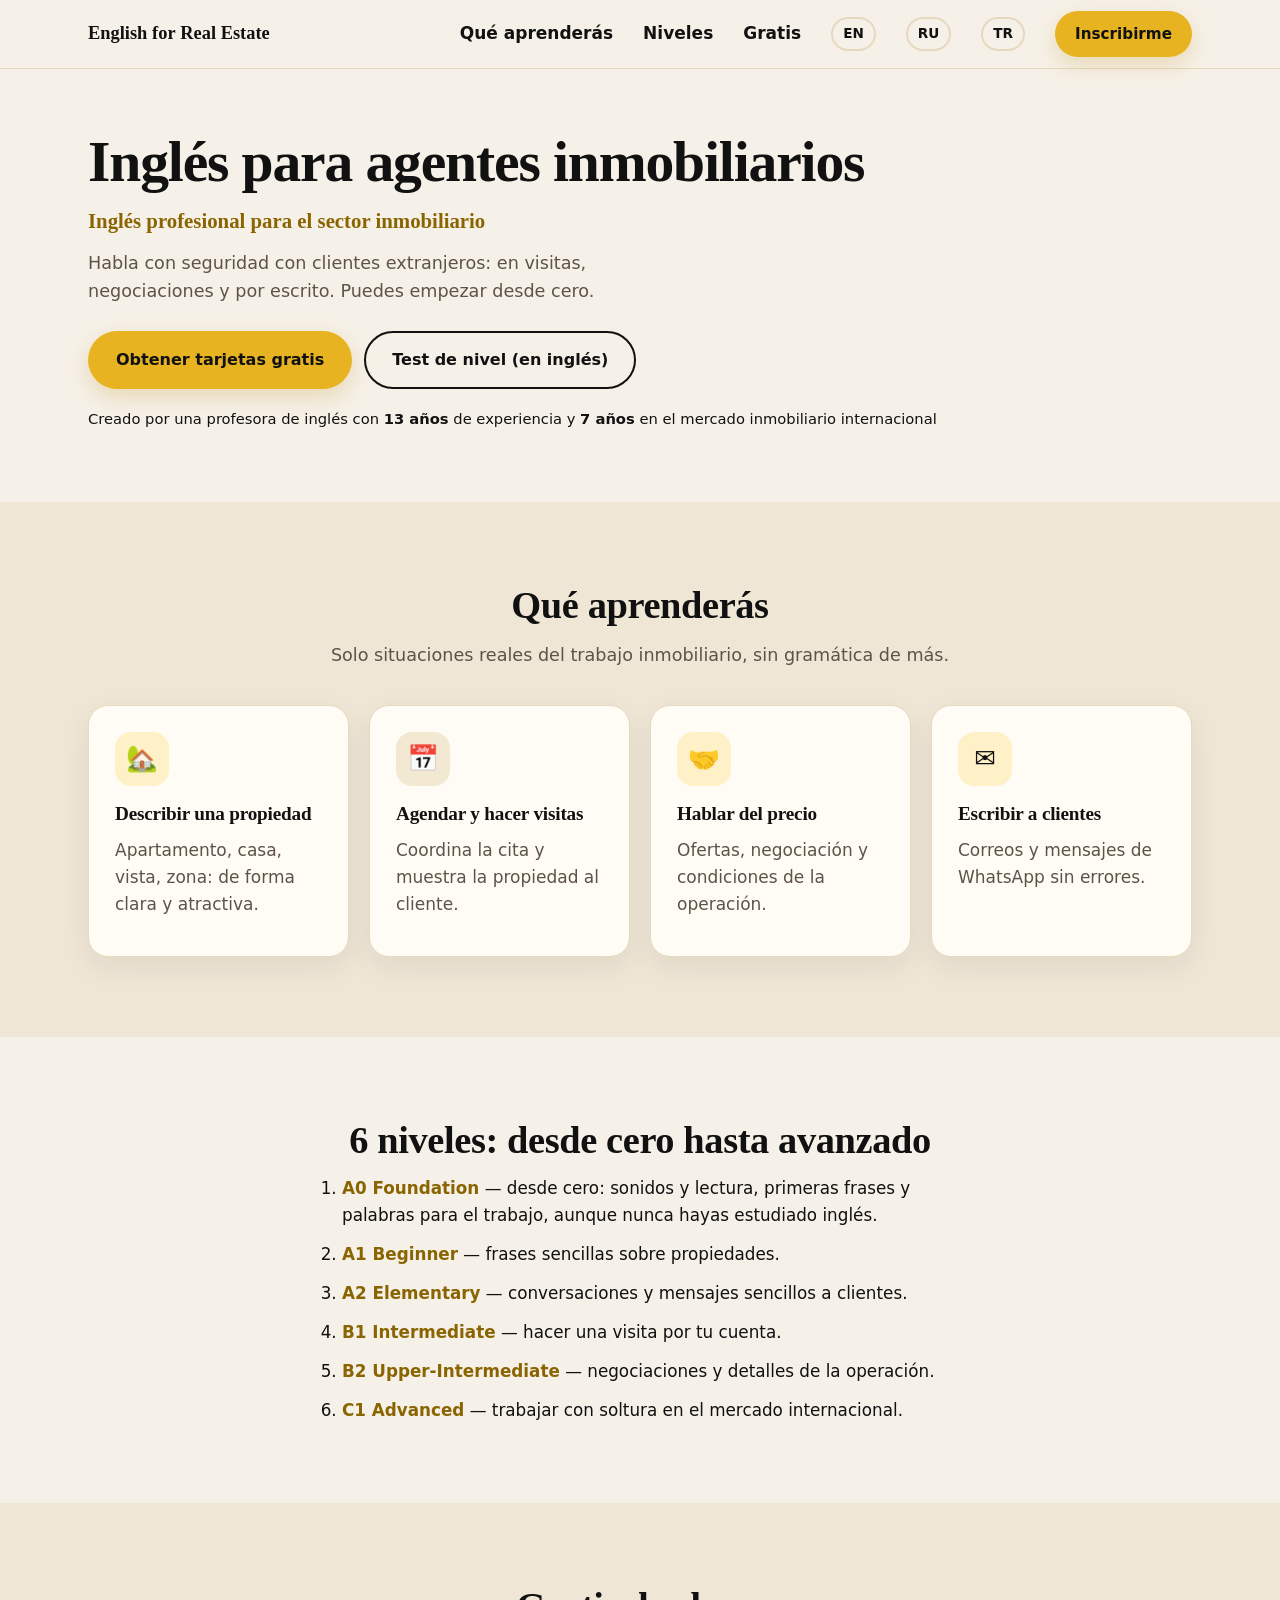
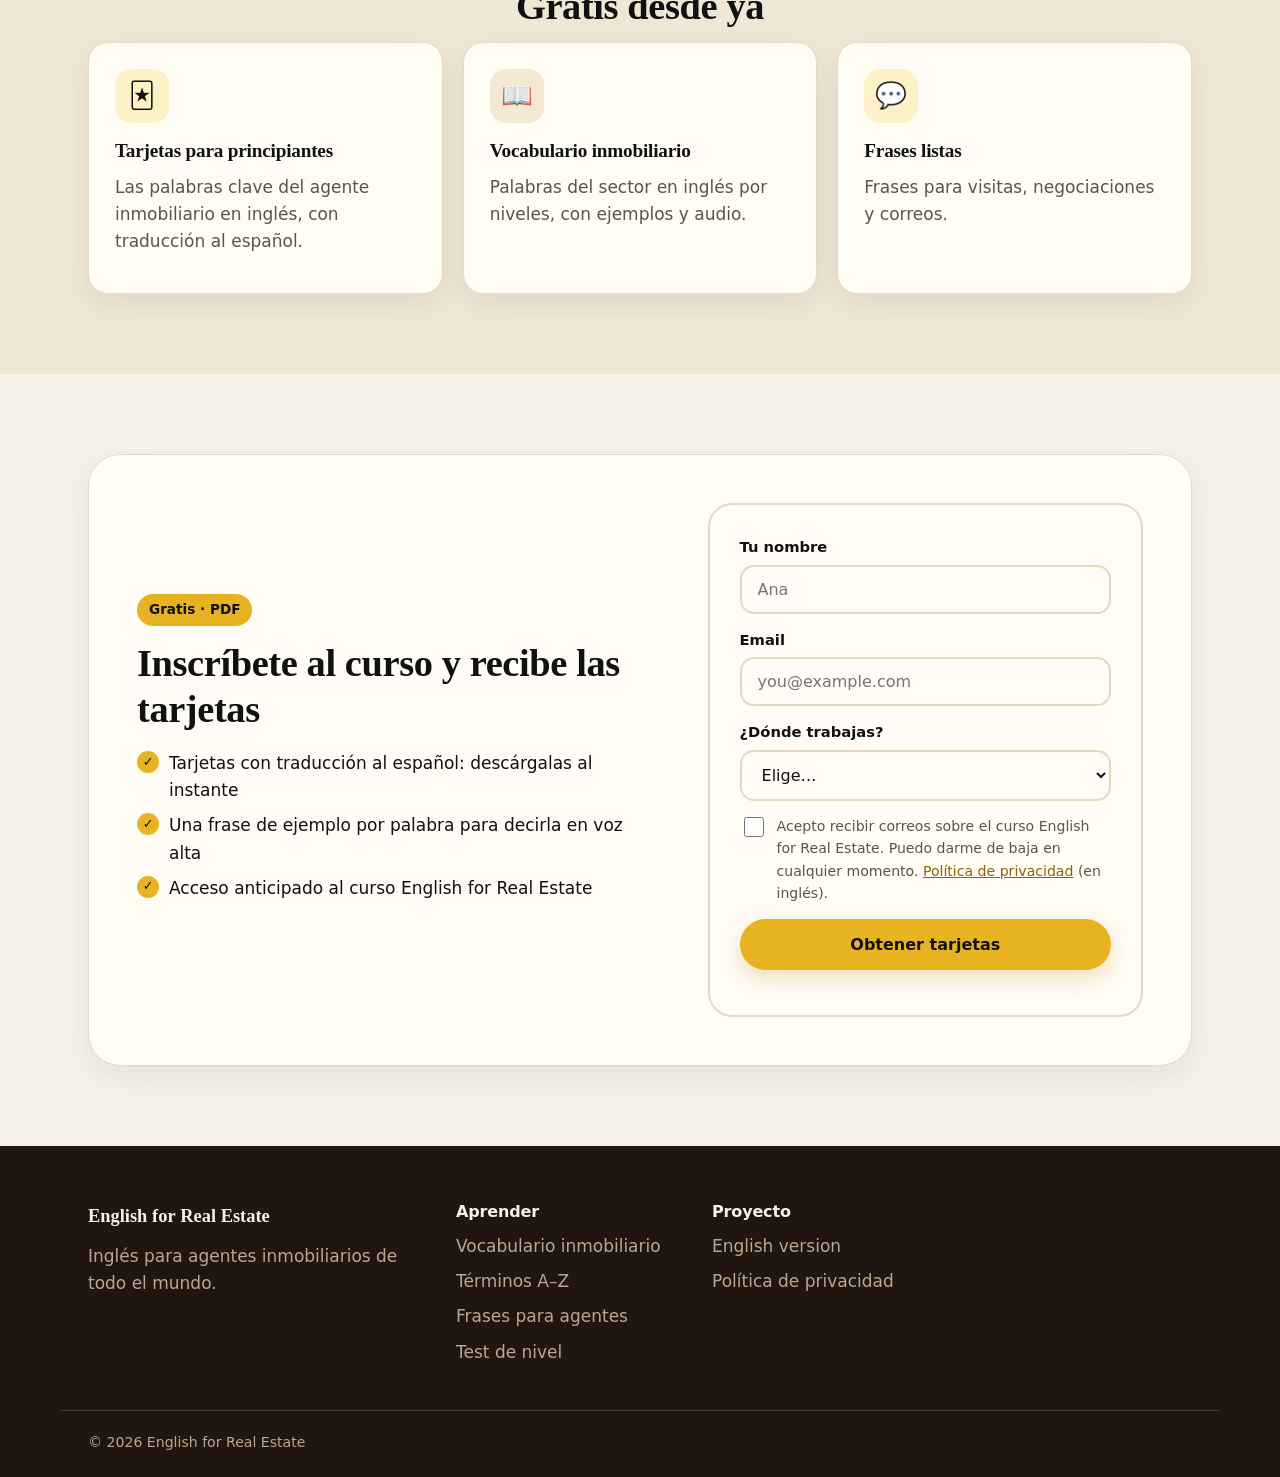
<file: es.html>
<!doctype html>
<html lang="es">
<head>
  <!-- Google tag (gtag.js) -->
  <script async src="https://www.googletagmanager.com/gtag/js?id=G-TJ2BMXM7CG"></script>
  <script>
    window.dataLayer = window.dataLayer || [];
    function gtag(){dataLayer.push(arguments);}
    gtag('js', new Date());
    gtag('config', 'G-TJ2BMXM7CG');
  </script>
  <meta charset="utf-8">
  <meta name="viewport" content="width=device-width, initial-scale=1">
  <title>Inglés para Agentes Inmobiliarios — Curso de Inglés para el Sector Inmobiliario</title>
  <meta name="description" content="Inglés para agentes inmobiliarios: palabras y frases para visitas, negociaciones y correos a clientes. Desde cero hasta nivel profesional. Tarjetas gratis con traducción al español.">
  <link rel="canonical" href="https://www.englishforrealestate.com/es">
  <link rel="alternate" hreflang="en" href="https://www.englishforrealestate.com/">
  <link rel="alternate" hreflang="ru" href="https://www.englishforrealestate.com/ru">
  <link rel="alternate" hreflang="tr" href="https://www.englishforrealestate.com/tr">
  <link rel="alternate" hreflang="es" href="https://www.englishforrealestate.com/es">
  <link rel="alternate" hreflang="x-default" href="https://www.englishforrealestate.com/">
  <meta property="og:title" content="Inglés para agentes inmobiliarios">
  <meta property="og:description" content="Inglés para agentes inmobiliarios: desde cero hasta trabajar con clientes internacionales.">
  <meta property="og:url" content="https://www.englishforrealestate.com/es">
  <meta property="og:locale" content="es_ES">
  <link rel="preconnect" href="https://fonts.googleapis.com">
  <link rel="preconnect" href="https://fonts.gstatic.com" crossorigin>
  <link href="https://fonts.googleapis.com/css2?family=Nunito:wght@600;700;800&family=Inter:wght@400;500;600&display=swap&subset=latin-ext" rel="stylesheet">
  <link rel="stylesheet" href="styles.css">
</head>
<body>

<header class="site-header">
  <div class="container header-inner">
    <a href="/es" class="logo" aria-label="English for Real Estate — inicio">
      <span class="logo-mark" aria-hidden="true">🔑</span>
      <span class="logo-text">English<span>for</span>Real Estate</span>
    </a>
    <button class="menu-toggle" aria-expanded="false" aria-controls="main-nav" aria-label="Abrir menú">
      <span></span><span></span><span></span>
    </button>
    <nav id="main-nav" class="main-nav" aria-label="Menú">
      <a href="#learn">Qué aprenderás</a>
      <a href="#levels">Niveles</a>
      <a href="#free">Gratis</a>
      <a href="/" class="lang-switch" hreflang="en" lang="en" aria-label="English version">EN</a>
      <a href="/ru" class="lang-switch" hreflang="ru" lang="ru" aria-label="Русская версия">RU</a>
      <a href="/tr" class="lang-switch" hreflang="tr" lang="tr" aria-label="Türkçe">TR</a>
      <a href="#join" class="btn btn-small btn-primary nav-cta">Inscribirme</a>
    </nav>
  </div>
</header>

<main>
  <section class="hero">
    <div class="container">
      <div class="hero-text">
        <h1>Inglés para agentes inmobiliarios</h1>
        <p class="hero-sub">Inglés profesional para el sector inmobiliario</p>
        <p class="hero-desc">Habla con seguridad con clientes extranjeros: en visitas, negociaciones y por escrito. Puedes empezar desde cero.</p>
        <div class="hero-buttons">
          <a href="#join" class="btn btn-primary">Obtener tarjetas gratis</a>
          <a href="/level-test" class="btn btn-outline" hreflang="en">Test de nivel (en inglés)</a>
        </div>
        <p class="trust-line">Creado por una profesora de inglés con <strong>13 años</strong> de experiencia y <strong>7 años</strong> en el mercado inmobiliario internacional</p>
      </div>
    </div>
  </section>

  <section id="learn" class="section section-tint">
    <div class="container">
      <h2>Qué aprenderás</h2>
      <p class="section-lead">Solo situaciones reales del trabajo inmobiliario, sin gramática de más.</p>
      <div class="ru-grid">
        <div class="card"><div class="card-icon" style="--c:var(--yellow-soft)">🏡</div><h3>Describir una propiedad</h3><p>Apartamento, casa, vista, zona: de forma clara y atractiva.</p></div>
        <div class="card"><div class="card-icon" style="--c:var(--teal-soft)">📅</div><h3>Agendar y hacer visitas</h3><p>Coordina la cita y muestra la propiedad al cliente.</p></div>
        <div class="card"><div class="card-icon" style="--c:var(--coral-soft)">🤝</div><h3>Hablar del precio</h3><p>Ofertas, negociación y condiciones de la operación.</p></div>
        <div class="card"><div class="card-icon" style="--c:var(--yellow-soft)">✉️</div><h3>Escribir a clientes</h3><p>Correos y mensajes de WhatsApp sin errores.</p></div>
      </div>
    </div>
  </section>

  <section id="levels" class="section">
    <div class="container">
      <h2>6 niveles: desde cero hasta avanzado</h2>
      <ol class="ru-levels">
        <li><strong>A0 Foundation</strong> — desde cero: sonidos y lectura, primeras frases y palabras para el trabajo, aunque nunca hayas estudiado inglés.</li>
        <li><strong>A1 Beginner</strong> — frases sencillas sobre propiedades.</li>
        <li><strong>A2 Elementary</strong> — conversaciones y mensajes sencillos a clientes.</li>
        <li><strong>B1 Intermediate</strong> — hacer una visita por tu cuenta.</li>
        <li><strong>B2 Upper-Intermediate</strong> — negociaciones y detalles de la operación.</li>
        <li><strong>C1 Advanced</strong> — trabajar con soltura en el mercado internacional.</li>
      </ol>
    </div>
  </section>

  <section id="free" class="section section-tint">
    <div class="container">
      <h2>Gratis desde ya</h2>
      <div class="ru-grid">
        <a class="card" href="#join"><div class="card-icon" style="--c:var(--yellow-soft)">🃏</div><h3>Tarjetas para principiantes</h3><p>Las palabras clave del agente inmobiliario en inglés, con traducción al español.</p></a>
        <a class="card" href="/vocabulary" hreflang="en"><div class="card-icon" style="--c:var(--teal-soft)">📖</div><h3>Vocabulario inmobiliario</h3><p>Palabras del sector en inglés por niveles, con ejemplos y audio.</p></a>
        <a class="card" href="/phrases" hreflang="en"><div class="card-icon" style="--c:var(--coral-soft)">💬</div><h3>Frases listas</h3><p>Frases para visitas, negociaciones y correos.</p></a>
      </div>
    </div>
  </section>

  <section id="join" class="section">
    <div class="container">
      <div class="app-box">
        <div>
          <span class="tag tag-yellow">Gratis · PDF</span>
          <h2>Inscríbete al curso y recibe las tarjetas</h2>
          <ul class="checklist">
            <li>Tarjetas con traducción al español: descárgalas al instante</li>
            <li>Una frase de ejemplo por palabra para decirla en voz alta</li>
            <li>Acceso anticipado al curso English for Real Estate</li>
          </ul>
        </div>

        <div class="waitlist">
          <form class="signup" data-form="waitlist" data-source="es" novalidate>
            <input type="hidden" name="language" value="Spanish">
            <label class="field">
              <span>Tu nombre</span>
              <input type="text" name="name" autocomplete="given-name" placeholder="Ana">
            </label>
            <label class="field">
              <span>Email</span>
              <input type="email" name="email" autocomplete="email" placeholder="you@example.com">
            </label>
            <label class="field">
              <span>¿Dónde trabajas?</span>
              <select name="market">
                <option value="">Elige…</option>
                <option value="UAE">EAU</option>
                <option value="USA">EE. UU.</option>
                <option value="Other">Otro</option>
              </select>
            </label>
            <label class="consent">
              <input type="checkbox" name="consent">
              <span>Acepto recibir correos sobre el curso English for Real Estate. Puedo darme de baja en cualquier momento. <a href="/privacy">Política de privacidad</a> (en inglés).</span>
            </label>
            <button type="submit" class="btn btn-primary btn-block">Obtener tarjetas</button>
            <p class="form-status" role="status" aria-live="polite"></p>
            <div class="pdf-download" hidden></div>
          </form>
        </div>
      </div>
    </div>
  </section>
</main>

<footer class="site-footer">
  <div class="container footer-grid">
    <div>
      <a href="/es" class="logo logo-light"><span class="logo-mark" aria-hidden="true">🔑</span><span class="logo-text">English<span>for</span>Real Estate</span></a>
      <p>Inglés para agentes inmobiliarios de todo el mundo.</p>
    </div>
    <div>
      <h4>Aprender</h4>
      <a href="/vocabulary" hreflang="en">Vocabulario inmobiliario</a>
      <a href="/terms" hreflang="en">Términos A–Z</a>
      <a href="/phrases" hreflang="en">Frases para agentes</a>
      <a href="/level-test" hreflang="en">Test de nivel</a>
    </div>
    <div>
      <h4>Proyecto</h4>
      <a href="/" hreflang="en">English version</a>
      <a href="/privacy">Política de privacidad</a>
    </div>
  </div>
  <div class="container footer-bottom">© 2026 English for Real Estate</div>
</footer>

<script src="script.js"></script>
</body>
</html>
</file>
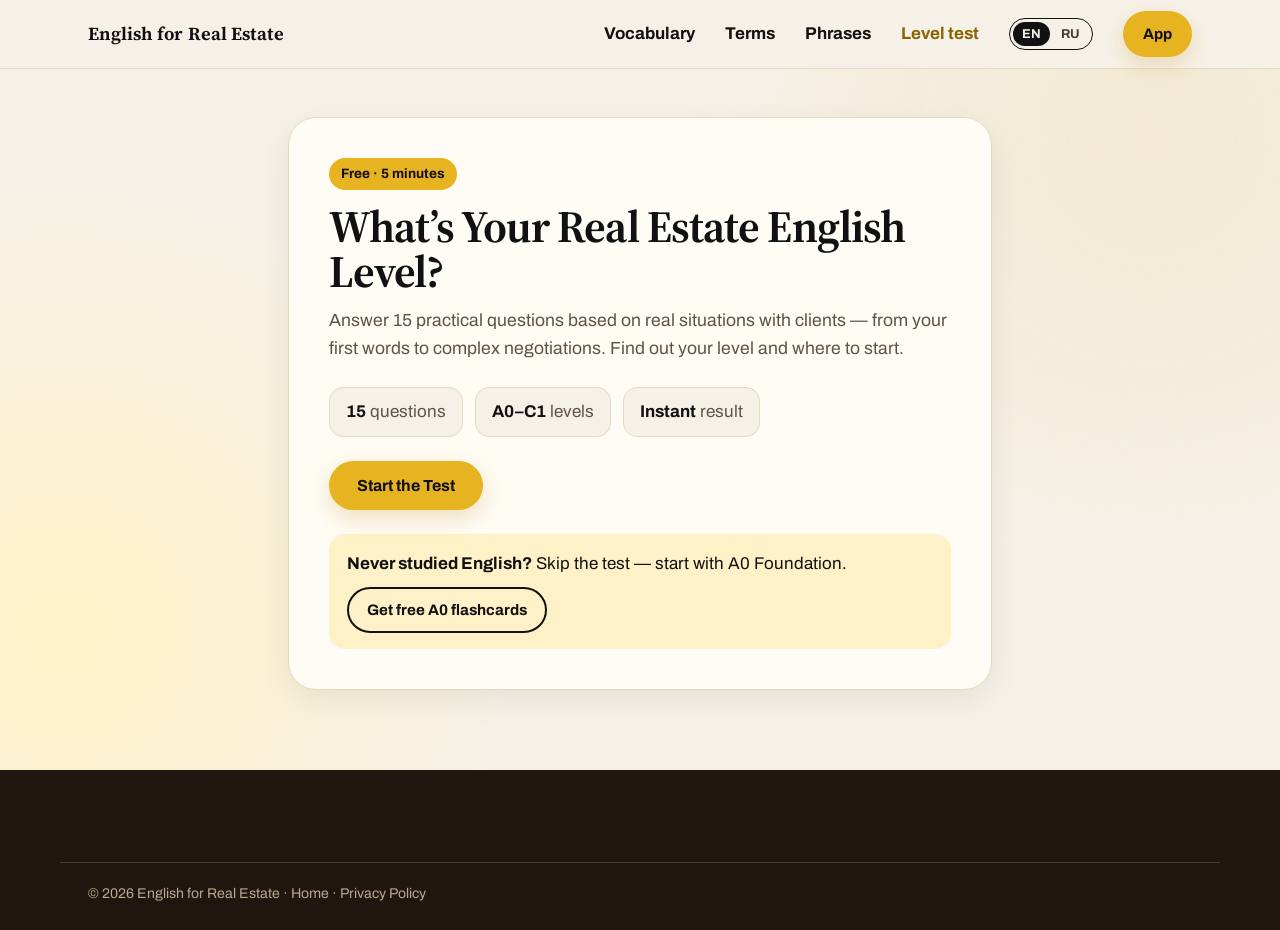
<file: level-test.html>
<!doctype html>
<html lang="en">
<head>
  <!-- Google tag (gtag.js) -->
  <script async src="https://www.googletagmanager.com/gtag/js?id=G-TJ2BMXM7CG"></script>
  <script>
    window.dataLayer = window.dataLayer || [];
    function gtag(){dataLayer.push(arguments);}
    gtag('js', new Date());
    gtag('config', 'G-TJ2BMXM7CG');
  </script>
  <meta charset="utf-8">
  <meta name="viewport" content="width=device-width, initial-scale=1">
  <link rel="icon" href="/favicon.ico" sizes="48x48">
  <link rel="icon" href="/icon-192.png" type="image/png" sizes="192x192">
  <link rel="apple-touch-icon" href="/apple-touch-icon.png">
  <link rel="manifest" href="/site.webmanifest">
  <meta name="theme-color" content="#21160F">
  <title>Real Estate English Level Test — Free, 15 Questions | English for Real Estate</title>
  <meta name="description" content="Free Real Estate English level test for agents: 15 practical questions. Find out your level from A0 to C1 in 5 minutes and where to start.">
  <link rel="canonical" href="https://www.englishforrealestate.com/level-test">
  <meta property="og:title" content="What’s your Real Estate English level?">
  <meta property="og:description" content="Free 5-minute test for real estate agents: from A0 to C1.">
  <link rel="preconnect" href="https://fonts.googleapis.com">
  <link rel="preconnect" href="https://fonts.gstatic.com" crossorigin>
  <link href="https://fonts.googleapis.com/css2?family=Source+Serif+4:ital,opsz,wght@0,8..60,400..800;1,8..60,400..700&family=Archivo:wdth,wght@75..125,400..800&display=swap" rel="stylesheet">
  <link rel="stylesheet" href="styles.css">
</head>
<body>

<header class="site-header">
  <div class="container header-inner">
    <a href="/" class="logo" aria-label="English for Real Estate — home">
      <span class="logo-mark" aria-hidden="true">🔑</span>
      <span class="logo-text">English<span>for</span>Real Estate</span>
    </a>
    <button class="menu-toggle" aria-expanded="false" aria-controls="main-nav" aria-label="Open menu">
      <span></span><span></span><span></span>
    </button>
    <nav id="main-nav" class="main-nav" aria-label="Main">
      <a href="/vocabulary">Vocabulary</a>
      <a href="/terms">Terms</a>
      <a href="/phrases">Phrases</a>
      <a href="/level-test" aria-current="page">Level test</a>
      <span class="langs"><a aria-current="true">EN</a><a href="/ru" hreflang="ru" lang="ru" aria-label="Русская версия">RU</a></span>
      <a href="/#app" class="btn btn-small btn-primary nav-cta">App</a>
    </nav>
  </div>
</header>

<main class="test-page">
  <div class="container test-wrap">

    <!-- Intro -->
    <section id="test-intro" class="test-card">
      <span class="tag tag-teal">Free · 5 minutes</span>
      <h1>What’s Your Real Estate English Level?</h1>
      <p class="test-lead">Answer 15 practical questions based on real situations with clients — from your first words to complex negotiations. Find out your level and where to start.</p>
      <ul class="test-facts">
        <li><strong>15</strong> questions</li>
        <li><strong>A0–C1</strong> levels</li>
        <li><strong>Instant</strong> result</li>
      </ul>
      <button id="test-start" class="btn btn-primary">Start the Test</button>
      <div class="test-skip">
        <p><strong>Never studied English?</strong> Skip the test — start with A0 Foundation.</p>
        <a href="/waitlist?utm_source=level-test" class="btn btn-outline btn-small">Get free A0 flashcards</a>
      </div>
    </section>

    <!-- Quiz -->
    <section id="test-quiz" class="test-card" hidden>
      <div class="q-top">
        <span id="q-count" class="q-count"></span>
      </div>
      <div class="q-progress" aria-hidden="true"><div id="q-progress"></div></div>
      <h2 id="q-text" class="q-text" tabindex="-1"></h2>
      <div id="q-options" class="q-options"></div>
      <div class="q-nav">
        <button id="q-back" type="button" class="btn btn-outline btn-small" hidden>← Back</button>
        <button id="q-next" type="button" class="btn btn-primary" disabled>Next</button>
      </div>
    </section>

    <!-- Result -->
    <section id="test-result" class="test-card" hidden>
      <p class="r-label">Your recommended starting level</p>
      <div class="r-head">
        <span id="r-badge" class="r-badge"></span>
        <div>
          <h2 id="r-name"></h2>
          <p id="r-score" class="r-score"></p>
        </div>
      </div>
      <p id="r-text" class="r-text"></p>
      <div id="r-bars" class="r-bars"></div>

      <div class="r-cta">
        <h3>Get your personal study plan</h3>
        <p>We’ll email you your result and a step-by-step plan for your level, plus early access to the English for Real Estate app.</p>
        <form class="signup" data-form="test" novalidate>
          <input type="hidden" name="level" id="r-level-input">
          <div class="field-row">
            <label class="field">
              <span>Email address</span>
              <input type="email" name="email" autocomplete="email" placeholder="you@example.com">
            </label>
            <label class="field">
              <span>Your native language</span>
              <select name="language">
                <option value="">Choose…</option>
                <option>Russian</option>
                <option>Turkish</option>
                <option>Spanish</option>
                <option>Portuguese</option>
                <option>Other</option>
              </select>
            </label>
          </div>
          <label class="consent">
            <input type="checkbox" name="consent">
            <span>I agree to receive my study plan, educational resources and updates from English for Real Estate by email. I can unsubscribe at any time. See the <a href="/privacy">Privacy Policy</a>.</span>
          </label>
          <button type="submit" class="btn btn-primary">Send My Study Plan</button>
          <p class="form-status" role="status" aria-live="polite"></p>
        </form>
      </div>

      <button id="test-retake" type="button" class="btn btn-outline btn-small">↻ Retake the test</button>
    </section>

  </div>
</main>

<footer class="site-footer">
  <div class="container footer-bottom">© 2026 English for Real Estate · <a href="/" style="display:inline">Home</a> · <a href="/privacy" style="display:inline">Privacy Policy</a></div>
</footer>

<script src="script.js"></script>
<script src="test.js"></script>
</body>
</html>
</file>
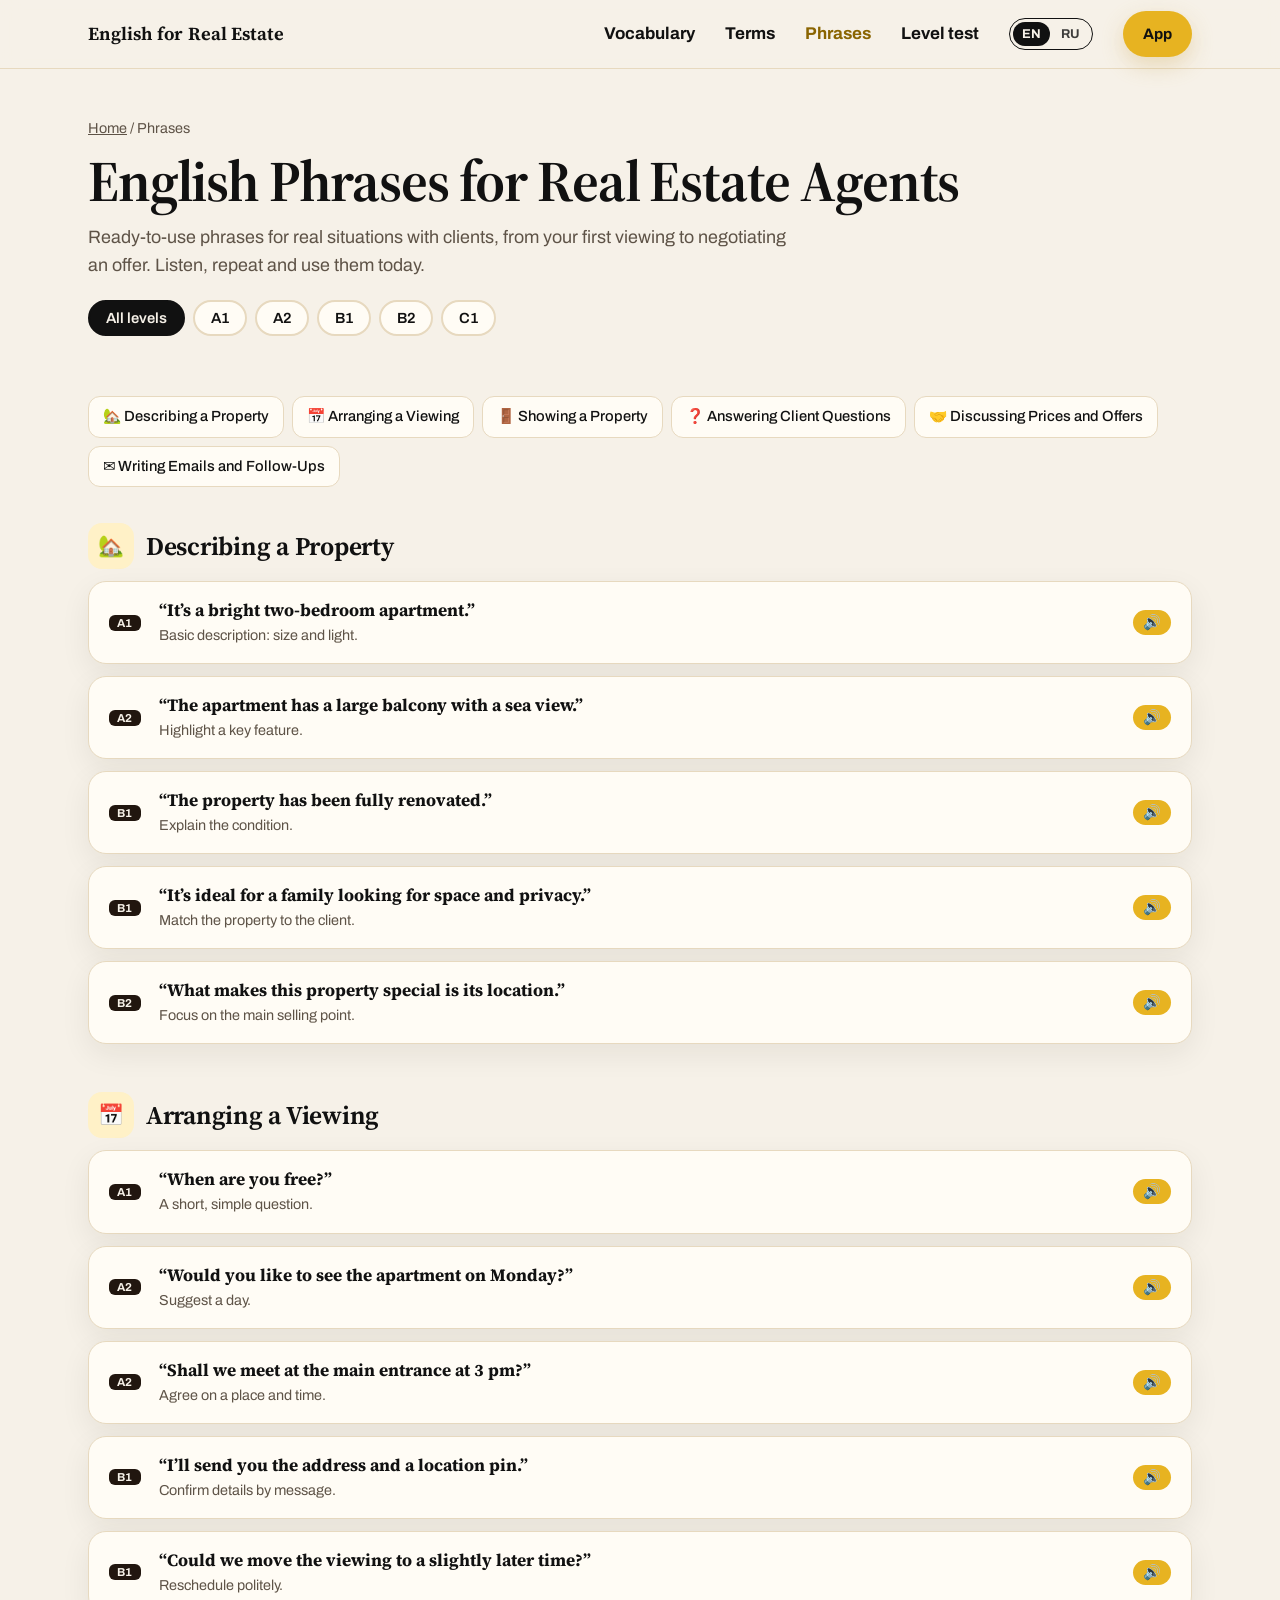
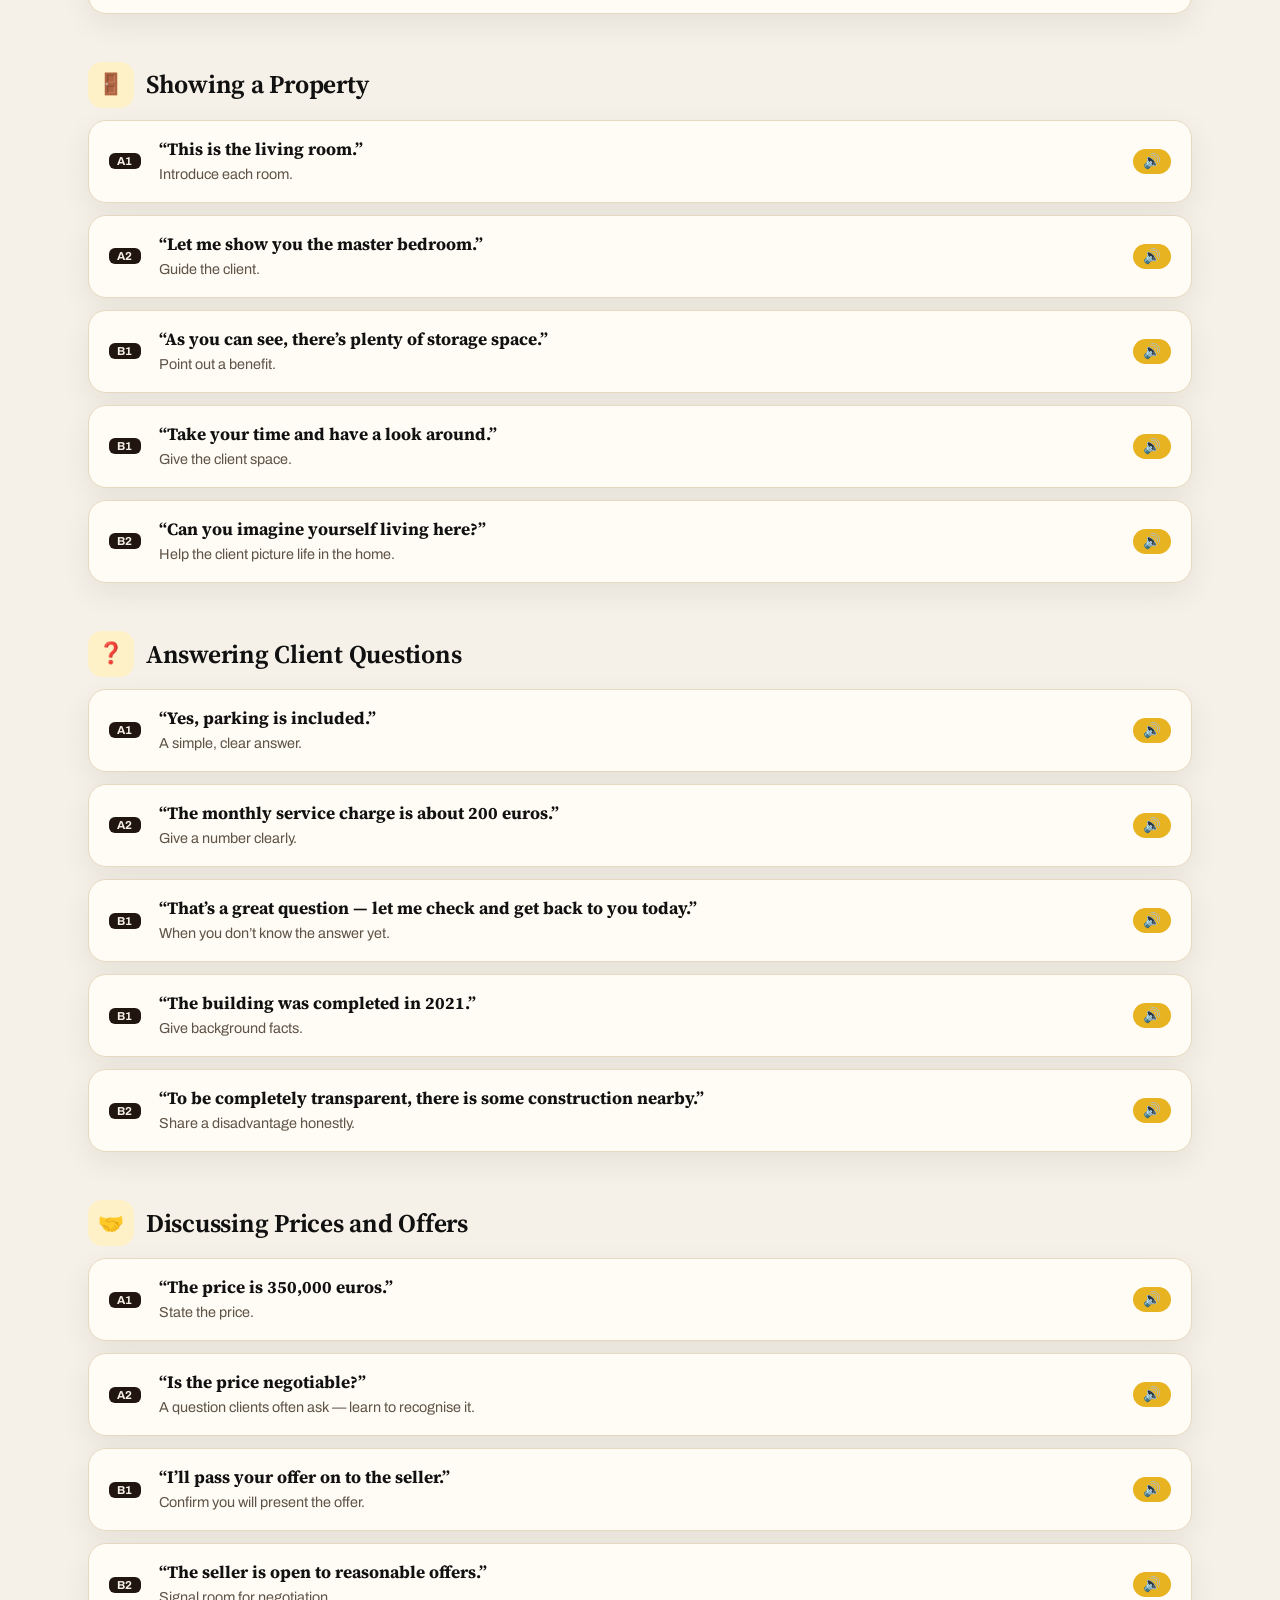
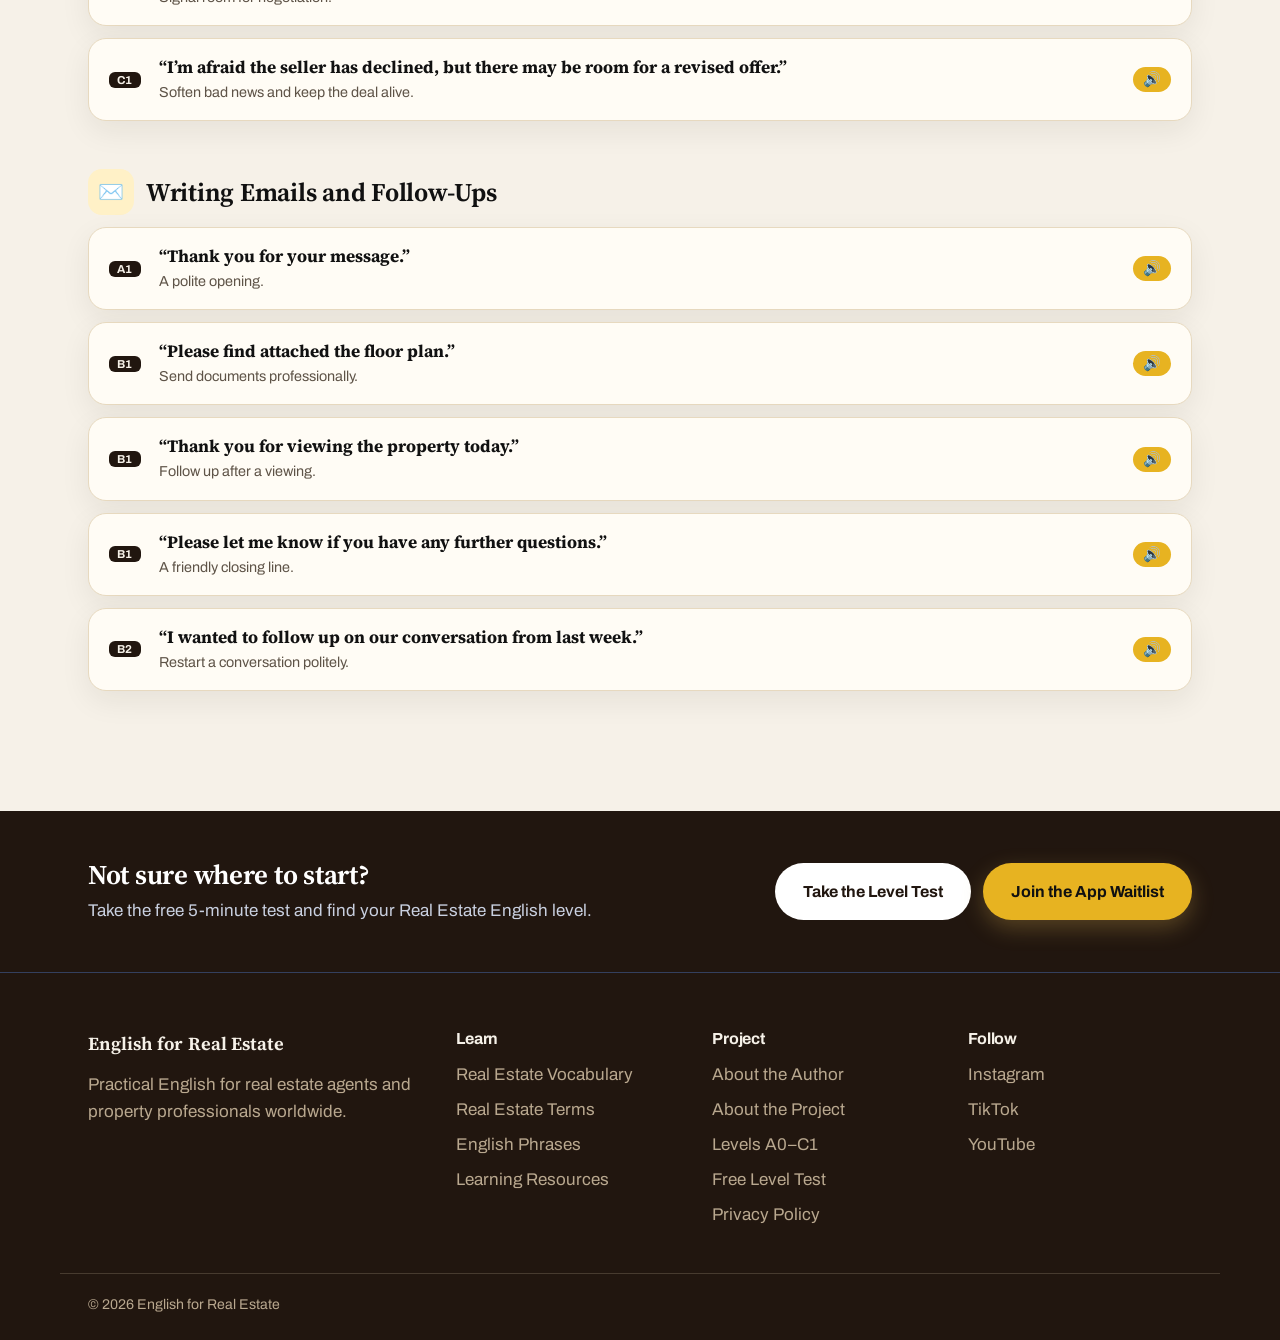
<file: phrases.html>
<!doctype html>
<html lang="en">
<head>
  <!-- Google tag (gtag.js) -->
  <script async src="https://www.googletagmanager.com/gtag/js?id=G-TJ2BMXM7CG"></script>
  <script>
    window.dataLayer = window.dataLayer || [];
    function gtag(){dataLayer.push(arguments);}
    gtag('js', new Date());
    gtag('config', 'G-TJ2BMXM7CG');
  </script>
  <meta charset="utf-8">
  <meta name="viewport" content="width=device-width, initial-scale=1">
  <link rel="icon" href="/favicon.ico" sizes="48x48">
  <link rel="icon" href="/icon-192.png" type="image/png" sizes="192x192">
  <link rel="apple-touch-icon" href="/apple-touch-icon.png">
  <link rel="manifest" href="/site.webmanifest">
  <meta name="theme-color" content="#21160F">
  <title>English Phrases for Real Estate Agents — Viewings, Prices, Emails</title>
  <meta name="description" content="Useful English phrases for real estate agents by situation: describing a property, arranging and showing viewings, answering questions, negotiating prices and writing emails.">
  <link rel="canonical" href="https://www.englishforrealestate.com/phrases">
  <meta property="og:title" content="English Phrases for Real Estate Agents">
  <meta property="og:description" content="Useful English phrases for real estate agents by situation: describing a property, arranging and showing viewings, answering questions, negotiating prices and writing emails.">
  <link rel="preconnect" href="https://fonts.googleapis.com">
  <link rel="preconnect" href="https://fonts.gstatic.com" crossorigin>
  <link href="https://fonts.googleapis.com/css2?family=Source+Serif+4:ital,opsz,wght@0,8..60,400..800;1,8..60,400..700&family=Archivo:wdth,wght@75..125,400..800&display=swap" rel="stylesheet">
  <link rel="stylesheet" href="styles.css">
</head>
<body>

<header class="site-header">
  <div class="container header-inner">
    <a href="/" class="logo" aria-label="English for Real Estate — home">
      <span class="logo-mark" aria-hidden="true">🔑</span>
      <span class="logo-text">English<span>for</span>Real Estate</span>
    </a>
    <button class="menu-toggle" aria-expanded="false" aria-controls="main-nav" aria-label="Open menu">
      <span></span><span></span><span></span>
    </button>
    <nav id="main-nav" class="main-nav" aria-label="Main">
      <a href="/vocabulary">Vocabulary</a>
      <a href="/terms">Terms</a>
      <a href="/phrases" aria-current="page">Phrases</a>
      <a href="/level-test">Level test</a>
      <span class="langs"><a aria-current="true">EN</a><a href="/ru" hreflang="ru" lang="ru" aria-label="Русская версия">RU</a></span>
      <a href="/#app" class="btn btn-small btn-primary nav-cta">App</a>
    </nav>
  </div>
</header>

<main>
  <section class="page-hero">
    <div class="container">
      <nav class="crumbs" aria-label="Breadcrumb"><a href="/">Home</a> / <span>Phrases</span></nav>
      <h1>English Phrases for Real Estate Agents</h1>
      <p class="page-lead">Ready-to-use phrases for real situations with clients, from your first viewing to negotiating an offer. Listen, repeat and use them today.</p>
      <div class="chips" role="group" aria-label="Filter by level"><button type="button" class="chip" aria-pressed="true" data-filter="all">All levels</button><button type="button" class="chip" aria-pressed="false" data-filter="A1">A1</button><button type="button" class="chip" aria-pressed="false" data-filter="A2">A2</button><button type="button" class="chip" aria-pressed="false" data-filter="B1">B1</button><button type="button" class="chip" aria-pressed="false" data-filter="B2">B2</button><button type="button" class="chip" aria-pressed="false" data-filter="C1">C1</button></div>
    </div>
  </section>

  <section class="section section-tight">
    <div class="container">
      <nav class="toc" aria-label="Situations"><a href="#describing">🏡 Describing a Property</a><a href="#arranging">📅 Arranging a Viewing</a><a href="#showing">🚪 Showing a Property</a><a href="#questions">❓ Answering Client Questions</a><a href="#prices">🤝 Discussing Prices and Offers</a><a href="#emails">✉️ Writing Emails and Follow-Ups</a></nav>
      <section id="describing" class="topic filter-group">
        <h2><span class="topic-icon">🏡</span>Describing a Property</h2>
        <ul class="phrase-list">
          <li class="phrase" data-level="A1">
            <span class="lvl">A1</span>
            <div><p class="phrase-text">“It’s a bright two-bedroom apartment.”</p><p class="phrase-note">Basic description: size and light.</p></div>
            <button class="listen listen-sm" data-say="It’s a bright two-bedroom apartment." aria-label="Listen: It’s a bright two-bedroom apartment.">🔊</button>
          </li>
          <li class="phrase" data-level="A2">
            <span class="lvl">A2</span>
            <div><p class="phrase-text">“The apartment has a large balcony with a sea view.”</p><p class="phrase-note">Highlight a key feature.</p></div>
            <button class="listen listen-sm" data-say="The apartment has a large balcony with a sea view." aria-label="Listen: The apartment has a large balcony with a sea view.">🔊</button>
          </li>
          <li class="phrase" data-level="B1">
            <span class="lvl">B1</span>
            <div><p class="phrase-text">“The property has been fully renovated.”</p><p class="phrase-note">Explain the condition.</p></div>
            <button class="listen listen-sm" data-say="The property has been fully renovated." aria-label="Listen: The property has been fully renovated.">🔊</button>
          </li>
          <li class="phrase" data-level="B1">
            <span class="lvl">B1</span>
            <div><p class="phrase-text">“It’s ideal for a family looking for space and privacy.”</p><p class="phrase-note">Match the property to the client.</p></div>
            <button class="listen listen-sm" data-say="It’s ideal for a family looking for space and privacy." aria-label="Listen: It’s ideal for a family looking for space and privacy.">🔊</button>
          </li>
          <li class="phrase" data-level="B2">
            <span class="lvl">B2</span>
            <div><p class="phrase-text">“What makes this property special is its location.”</p><p class="phrase-note">Focus on the main selling point.</p></div>
            <button class="listen listen-sm" data-say="What makes this property special is its location." aria-label="Listen: What makes this property special is its location.">🔊</button>
          </li>
        </ul>
      </section>
      <section id="arranging" class="topic filter-group">
        <h2><span class="topic-icon">📅</span>Arranging a Viewing</h2>
        <ul class="phrase-list">
          <li class="phrase" data-level="A1">
            <span class="lvl">A1</span>
            <div><p class="phrase-text">“When are you free?”</p><p class="phrase-note">A short, simple question.</p></div>
            <button class="listen listen-sm" data-say="When are you free?" aria-label="Listen: When are you free?">🔊</button>
          </li>
          <li class="phrase" data-level="A2">
            <span class="lvl">A2</span>
            <div><p class="phrase-text">“Would you like to see the apartment on Monday?”</p><p class="phrase-note">Suggest a day.</p></div>
            <button class="listen listen-sm" data-say="Would you like to see the apartment on Monday?" aria-label="Listen: Would you like to see the apartment on Monday?">🔊</button>
          </li>
          <li class="phrase" data-level="A2">
            <span class="lvl">A2</span>
            <div><p class="phrase-text">“Shall we meet at the main entrance at 3 pm?”</p><p class="phrase-note">Agree on a place and time.</p></div>
            <button class="listen listen-sm" data-say="Shall we meet at the main entrance at 3 pm?" aria-label="Listen: Shall we meet at the main entrance at 3 pm?">🔊</button>
          </li>
          <li class="phrase" data-level="B1">
            <span class="lvl">B1</span>
            <div><p class="phrase-text">“I’ll send you the address and a location pin.”</p><p class="phrase-note">Confirm details by message.</p></div>
            <button class="listen listen-sm" data-say="I’ll send you the address and a location pin." aria-label="Listen: I’ll send you the address and a location pin.">🔊</button>
          </li>
          <li class="phrase" data-level="B1">
            <span class="lvl">B1</span>
            <div><p class="phrase-text">“Could we move the viewing to a slightly later time?”</p><p class="phrase-note">Reschedule politely.</p></div>
            <button class="listen listen-sm" data-say="Could we move the viewing to a slightly later time?" aria-label="Listen: Could we move the viewing to a slightly later time?">🔊</button>
          </li>
        </ul>
      </section>
      <section id="showing" class="topic filter-group">
        <h2><span class="topic-icon">🚪</span>Showing a Property</h2>
        <ul class="phrase-list">
          <li class="phrase" data-level="A1">
            <span class="lvl">A1</span>
            <div><p class="phrase-text">“This is the living room.”</p><p class="phrase-note">Introduce each room.</p></div>
            <button class="listen listen-sm" data-say="This is the living room." aria-label="Listen: This is the living room.">🔊</button>
          </li>
          <li class="phrase" data-level="A2">
            <span class="lvl">A2</span>
            <div><p class="phrase-text">“Let me show you the master bedroom.”</p><p class="phrase-note">Guide the client.</p></div>
            <button class="listen listen-sm" data-say="Let me show you the master bedroom." aria-label="Listen: Let me show you the master bedroom.">🔊</button>
          </li>
          <li class="phrase" data-level="B1">
            <span class="lvl">B1</span>
            <div><p class="phrase-text">“As you can see, there’s plenty of storage space.”</p><p class="phrase-note">Point out a benefit.</p></div>
            <button class="listen listen-sm" data-say="As you can see, there’s plenty of storage space." aria-label="Listen: As you can see, there’s plenty of storage space.">🔊</button>
          </li>
          <li class="phrase" data-level="B1">
            <span class="lvl">B1</span>
            <div><p class="phrase-text">“Take your time and have a look around.”</p><p class="phrase-note">Give the client space.</p></div>
            <button class="listen listen-sm" data-say="Take your time and have a look around." aria-label="Listen: Take your time and have a look around.">🔊</button>
          </li>
          <li class="phrase" data-level="B2">
            <span class="lvl">B2</span>
            <div><p class="phrase-text">“Can you imagine yourself living here?”</p><p class="phrase-note">Help the client picture life in the home.</p></div>
            <button class="listen listen-sm" data-say="Can you imagine yourself living here?" aria-label="Listen: Can you imagine yourself living here?">🔊</button>
          </li>
        </ul>
      </section>
      <section id="questions" class="topic filter-group">
        <h2><span class="topic-icon">❓</span>Answering Client Questions</h2>
        <ul class="phrase-list">
          <li class="phrase" data-level="A1">
            <span class="lvl">A1</span>
            <div><p class="phrase-text">“Yes, parking is included.”</p><p class="phrase-note">A simple, clear answer.</p></div>
            <button class="listen listen-sm" data-say="Yes, parking is included." aria-label="Listen: Yes, parking is included.">🔊</button>
          </li>
          <li class="phrase" data-level="A2">
            <span class="lvl">A2</span>
            <div><p class="phrase-text">“The monthly service charge is about 200 euros.”</p><p class="phrase-note">Give a number clearly.</p></div>
            <button class="listen listen-sm" data-say="The monthly service charge is about 200 euros." aria-label="Listen: The monthly service charge is about 200 euros.">🔊</button>
          </li>
          <li class="phrase" data-level="B1">
            <span class="lvl">B1</span>
            <div><p class="phrase-text">“That’s a great question — let me check and get back to you today.”</p><p class="phrase-note">When you don’t know the answer yet.</p></div>
            <button class="listen listen-sm" data-say="That’s a great question — let me check and get back to you today." aria-label="Listen: That’s a great question — let me check and get back to you today.">🔊</button>
          </li>
          <li class="phrase" data-level="B1">
            <span class="lvl">B1</span>
            <div><p class="phrase-text">“The building was completed in 2021.”</p><p class="phrase-note">Give background facts.</p></div>
            <button class="listen listen-sm" data-say="The building was completed in 2021." aria-label="Listen: The building was completed in 2021.">🔊</button>
          </li>
          <li class="phrase" data-level="B2">
            <span class="lvl">B2</span>
            <div><p class="phrase-text">“To be completely transparent, there is some construction nearby.”</p><p class="phrase-note">Share a disadvantage honestly.</p></div>
            <button class="listen listen-sm" data-say="To be completely transparent, there is some construction nearby." aria-label="Listen: To be completely transparent, there is some construction nearby.">🔊</button>
          </li>
        </ul>
      </section>
      <section id="prices" class="topic filter-group">
        <h2><span class="topic-icon">🤝</span>Discussing Prices and Offers</h2>
        <ul class="phrase-list">
          <li class="phrase" data-level="A1">
            <span class="lvl">A1</span>
            <div><p class="phrase-text">“The price is 350,000 euros.”</p><p class="phrase-note">State the price.</p></div>
            <button class="listen listen-sm" data-say="The price is 350,000 euros." aria-label="Listen: The price is 350,000 euros.">🔊</button>
          </li>
          <li class="phrase" data-level="A2">
            <span class="lvl">A2</span>
            <div><p class="phrase-text">“Is the price negotiable?”</p><p class="phrase-note">A question clients often ask — learn to recognise it.</p></div>
            <button class="listen listen-sm" data-say="Is the price negotiable?" aria-label="Listen: Is the price negotiable?">🔊</button>
          </li>
          <li class="phrase" data-level="B1">
            <span class="lvl">B1</span>
            <div><p class="phrase-text">“I’ll pass your offer on to the seller.”</p><p class="phrase-note">Confirm you will present the offer.</p></div>
            <button class="listen listen-sm" data-say="I’ll pass your offer on to the seller." aria-label="Listen: I’ll pass your offer on to the seller.">🔊</button>
          </li>
          <li class="phrase" data-level="B2">
            <span class="lvl">B2</span>
            <div><p class="phrase-text">“The seller is open to reasonable offers.”</p><p class="phrase-note">Signal room for negotiation.</p></div>
            <button class="listen listen-sm" data-say="The seller is open to reasonable offers." aria-label="Listen: The seller is open to reasonable offers.">🔊</button>
          </li>
          <li class="phrase" data-level="C1">
            <span class="lvl">C1</span>
            <div><p class="phrase-text">“I’m afraid the seller has declined, but there may be room for a revised offer.”</p><p class="phrase-note">Soften bad news and keep the deal alive.</p></div>
            <button class="listen listen-sm" data-say="I’m afraid the seller has declined, but there may be room for a revised offer." aria-label="Listen: I’m afraid the seller has declined, but there may be room for a revised offer.">🔊</button>
          </li>
        </ul>
      </section>
      <section id="emails" class="topic filter-group">
        <h2><span class="topic-icon">✉️</span>Writing Emails and Follow-Ups</h2>
        <ul class="phrase-list">
          <li class="phrase" data-level="A1">
            <span class="lvl">A1</span>
            <div><p class="phrase-text">“Thank you for your message.”</p><p class="phrase-note">A polite opening.</p></div>
            <button class="listen listen-sm" data-say="Thank you for your message." aria-label="Listen: Thank you for your message.">🔊</button>
          </li>
          <li class="phrase" data-level="B1">
            <span class="lvl">B1</span>
            <div><p class="phrase-text">“Please find attached the floor plan.”</p><p class="phrase-note">Send documents professionally.</p></div>
            <button class="listen listen-sm" data-say="Please find attached the floor plan." aria-label="Listen: Please find attached the floor plan.">🔊</button>
          </li>
          <li class="phrase" data-level="B1">
            <span class="lvl">B1</span>
            <div><p class="phrase-text">“Thank you for viewing the property today.”</p><p class="phrase-note">Follow up after a viewing.</p></div>
            <button class="listen listen-sm" data-say="Thank you for viewing the property today." aria-label="Listen: Thank you for viewing the property today.">🔊</button>
          </li>
          <li class="phrase" data-level="B1">
            <span class="lvl">B1</span>
            <div><p class="phrase-text">“Please let me know if you have any further questions.”</p><p class="phrase-note">A friendly closing line.</p></div>
            <button class="listen listen-sm" data-say="Please let me know if you have any further questions." aria-label="Listen: Please let me know if you have any further questions.">🔊</button>
          </li>
          <li class="phrase" data-level="B2">
            <span class="lvl">B2</span>
            <div><p class="phrase-text">“I wanted to follow up on our conversation from last week.”</p><p class="phrase-note">Restart a conversation politely.</p></div>
            <button class="listen listen-sm" data-say="I wanted to follow up on our conversation from last week." aria-label="Listen: I wanted to follow up on our conversation from last week.">🔊</button>
          </li>
        </ul>
      </section>
      <p class="empty-note" hidden>No phrases at this level in this list yet.</p>
    </div>
  </section>
</main>

<section class="cta-band">
  <div class="container cta-inner">
    <div>
      <h2>Not sure where to start?</h2>
      <p>Take the free 5-minute test and find your Real Estate English level.</p>
    </div>
    <div class="cta-buttons">
      <a href="/level-test" class="btn btn-dark">Take the Level Test</a>
      <a href="/waitlist" class="btn btn-primary">Join the App Waitlist</a>
    </div>
  </div>
</section>

<footer class="site-footer">
  <div class="container footer-grid">
    <div>
      <a href="/" class="logo logo-light"><span class="logo-mark" aria-hidden="true">🔑</span><span class="logo-text">English<span>for</span>Real Estate</span></a>
      <p>Practical English for real estate agents and property professionals worldwide.</p>
    </div>
    <div>
      <h4>Learn</h4>
      <a href="/vocabulary">Real Estate Vocabulary</a>
      <a href="/terms">Real Estate Terms</a>
      <a href="/phrases">English Phrases</a>
      <a href="/resources">Learning Resources</a>
    </div>
    <div>
      <h4>Project</h4>
      <a href="/about#author">About the Author</a>
      <a href="/about#about">About the Project</a>
      <a href="/about#levels">Levels A0–C1</a>
      <a href="/level-test">Free Level Test</a>
      <a href="/privacy">Privacy Policy</a>
    </div>
    <div>
      <h4>Follow</h4>
      <a href="https://www.instagram.com/englishforrealestateagents/" target="_blank" rel="noopener">Instagram</a>
      <a href="https://www.tiktok.com/@englishforrealestate" target="_blank" rel="noopener">TikTok</a>
      <a href="https://www.youtube.com/@EnglishForRealEstate" target="_blank" rel="noopener">YouTube</a>
    </div>
  </div>
  <div class="container footer-bottom">© 2026 English for Real Estate</div>
</footer>

<script src="script.js"></script>
<script src="filter.js"></script>
</body>
</html>
</file>
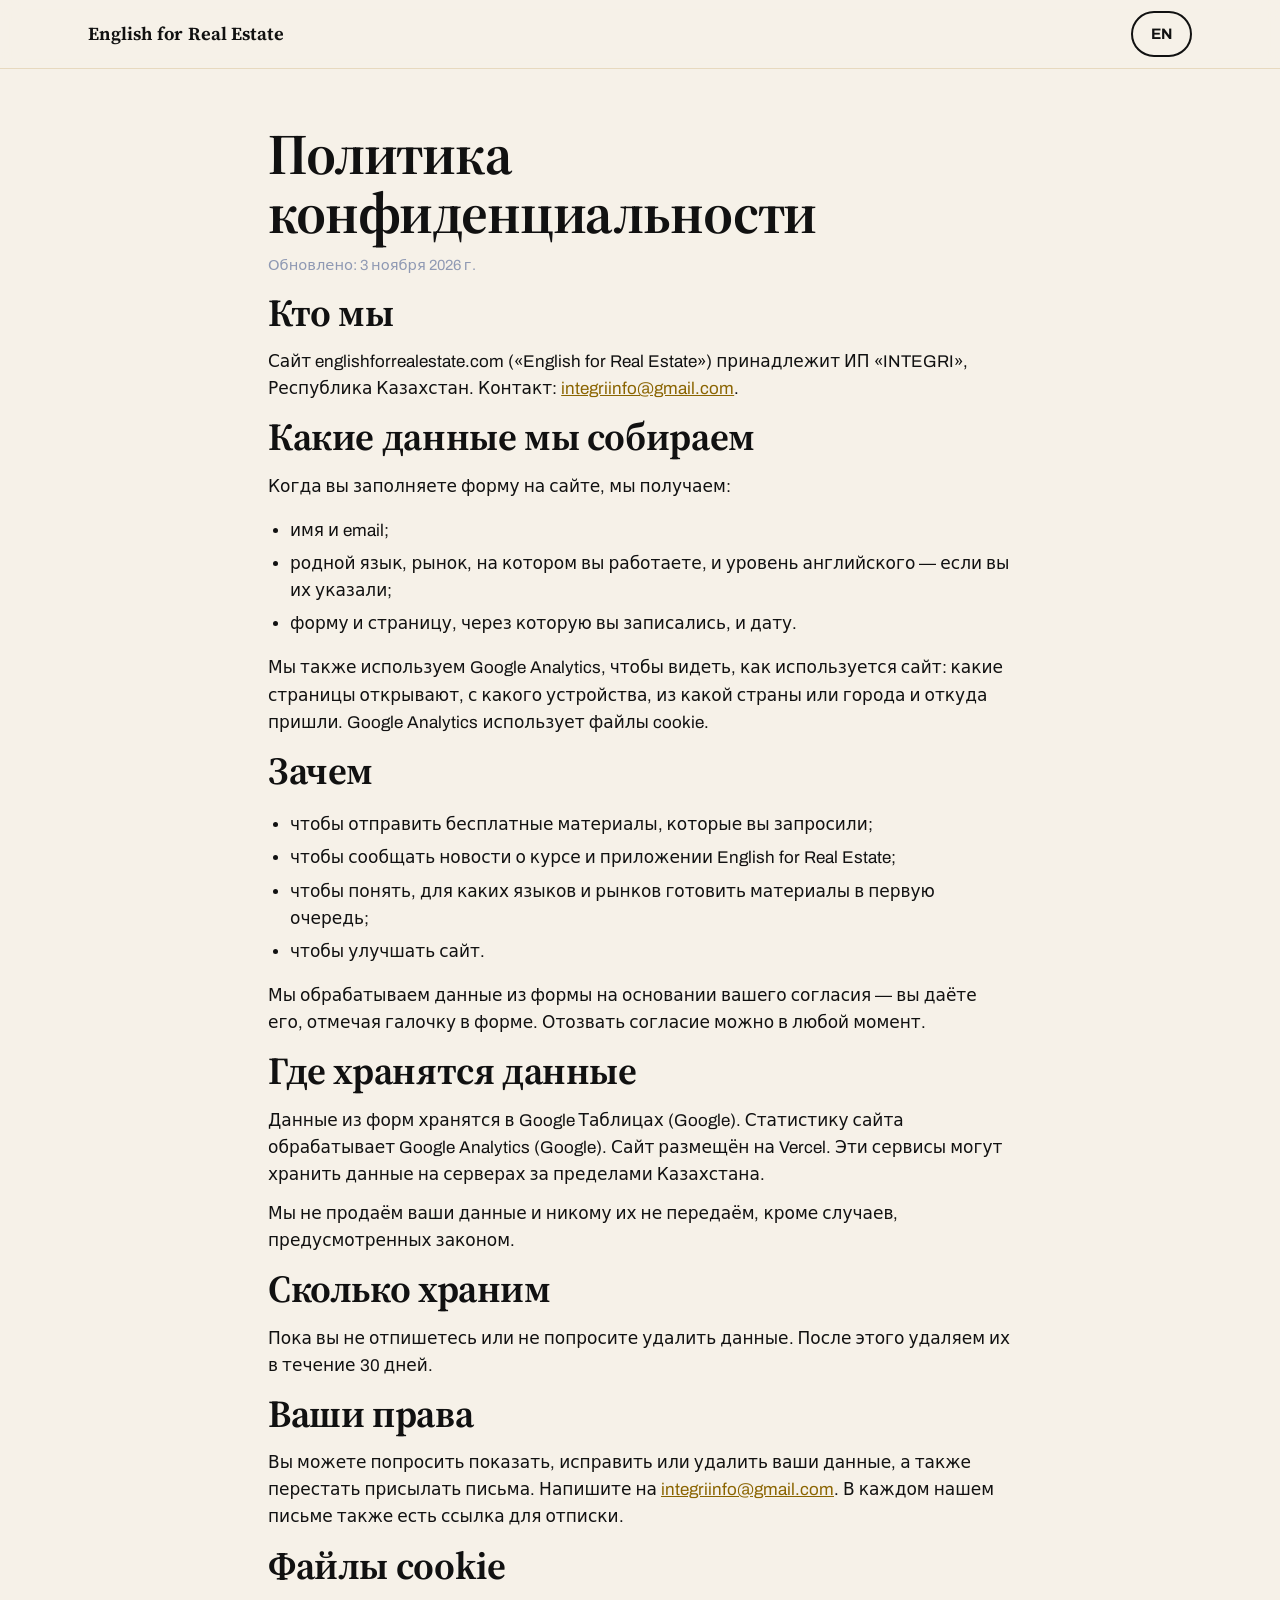
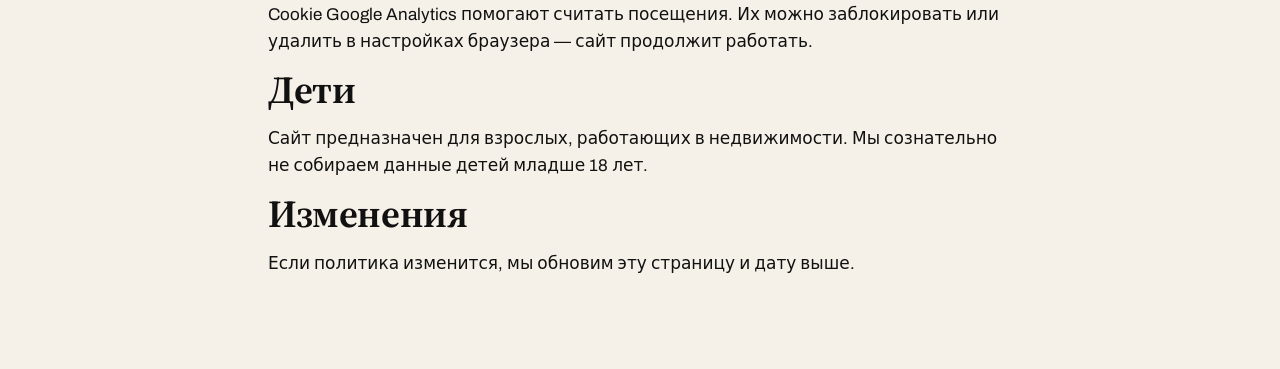
<file: privacy-ru.html>
<!doctype html>
<html lang="ru">
<head>
  <!-- Google tag (gtag.js) -->
  <script async src="https://www.googletagmanager.com/gtag/js?id=G-TJ2BMXM7CG"></script>
  <script>
    window.dataLayer = window.dataLayer || [];
    function gtag(){dataLayer.push(arguments);}
    gtag('js', new Date());
    gtag('config', 'G-TJ2BMXM7CG');
  </script>
  <meta charset="utf-8">
  <meta name="viewport" content="width=device-width, initial-scale=1">
  <link rel="icon" href="/favicon.ico" sizes="48x48">
  <link rel="icon" href="/icon-192.png" type="image/png" sizes="192x192">
  <link rel="apple-touch-icon" href="/apple-touch-icon.png">
  <link rel="manifest" href="/site.webmanifest">
  <meta name="theme-color" content="#21160F">
  <title>Политика конфиденциальности — English for Real Estate</title>
  <meta name="robots" content="noindex">
  <link rel="canonical" href="https://www.englishforrealestate.com/privacy-ru">
  <link rel="alternate" hreflang="en" href="https://www.englishforrealestate.com/privacy">
  <link rel="preconnect" href="https://fonts.googleapis.com">
  <link rel="preconnect" href="https://fonts.gstatic.com" crossorigin>
  <link href="https://fonts.googleapis.com/css2?family=Source+Serif+4:ital,opsz,wght@0,8..60,400..800;1,8..60,400..700&family=Archivo:wdth,wght@75..125,400..800&display=swap" rel="stylesheet">
  <link rel="stylesheet" href="styles.css">
</head>
<body>
<header class="site-header">
  <div class="container header-inner">
    <a href="/ru" class="logo"><span class="logo-mark" aria-hidden="true">🔑</span><span class="logo-text">English<span>for</span>Real Estate</span></a>
    <a href="/privacy" class="btn btn-small btn-outline" hreflang="en" lang="en">EN</a>
  </div>
</header>

<main class="page">
  <div class="container">
    <h1>Политика конфиденциальности</h1>
    <p class="muted">Обновлено: 3 ноября 2026 г.</p>

    <h2>Кто мы</h2>
    <p>Сайт englishforrealestate.com («English for Real Estate») принадлежит ИП «INTEGRI», Республика Казахстан. Контакт: <a href="mailto:integriinfo@gmail.com">integriinfo@gmail.com</a>.</p>

    <h2>Какие данные мы собираем</h2>
    <p>Когда вы заполняете форму на сайте, мы получаем:</p>
    <ul>
      <li>имя и email;</li>
      <li>родной язык, рынок, на котором вы работаете, и уровень английского — если вы их указали;</li>
      <li>форму и страницу, через которую вы записались, и дату.</li>
    </ul>
    <p>Мы также используем Google Analytics, чтобы видеть, как используется сайт: какие страницы открывают, с какого устройства, из какой страны или города и откуда пришли. Google Analytics использует файлы cookie.</p>

    <h2>Зачем</h2>
    <ul>
      <li>чтобы отправить бесплатные материалы, которые вы запросили;</li>
      <li>чтобы сообщать новости о курсе и приложении English for Real Estate;</li>
      <li>чтобы понять, для каких языков и рынков готовить материалы в первую очередь;</li>
      <li>чтобы улучшать сайт.</li>
    </ul>
    <p>Мы обрабатываем данные из формы на основании вашего согласия — вы даёте его, отмечая галочку в форме. Отозвать согласие можно в любой момент.</p>

    <h2>Где хранятся данные</h2>
    <p>Данные из форм хранятся в Google Таблицах (Google). Статистику сайта обрабатывает Google Analytics (Google). Сайт размещён на Vercel. Эти сервисы могут хранить данные на серверах за пределами Казахстана.</p>
    <p>Мы не продаём ваши данные и никому их не передаём, кроме случаев, предусмотренных законом.</p>

    <h2>Сколько храним</h2>
    <p>Пока вы не отпишетесь или не попросите удалить данные. После этого удаляем их в течение 30 дней.</p>

    <h2>Ваши права</h2>
    <p>Вы можете попросить показать, исправить или удалить ваши данные, а также перестать присылать письма. Напишите на <a href="mailto:integriinfo@gmail.com">integriinfo@gmail.com</a>. В каждом нашем письме также есть ссылка для отписки.</p>

    <h2>Файлы cookie</h2>
    <p>Cookie Google Analytics помогают считать посещения. Их можно заблокировать или удалить в настройках браузера — сайт продолжит работать.</p>

    <h2>Дети</h2>
    <p>Сайт предназначен для взрослых, работающих в недвижимости. Мы сознательно не собираем данные детей младше 18 лет.</p>

    <h2>Изменения</h2>
    <p>Если политика изменится, мы обновим эту страницу и дату выше.</p>
  </div>
</main>
</body>
</html>
</file>
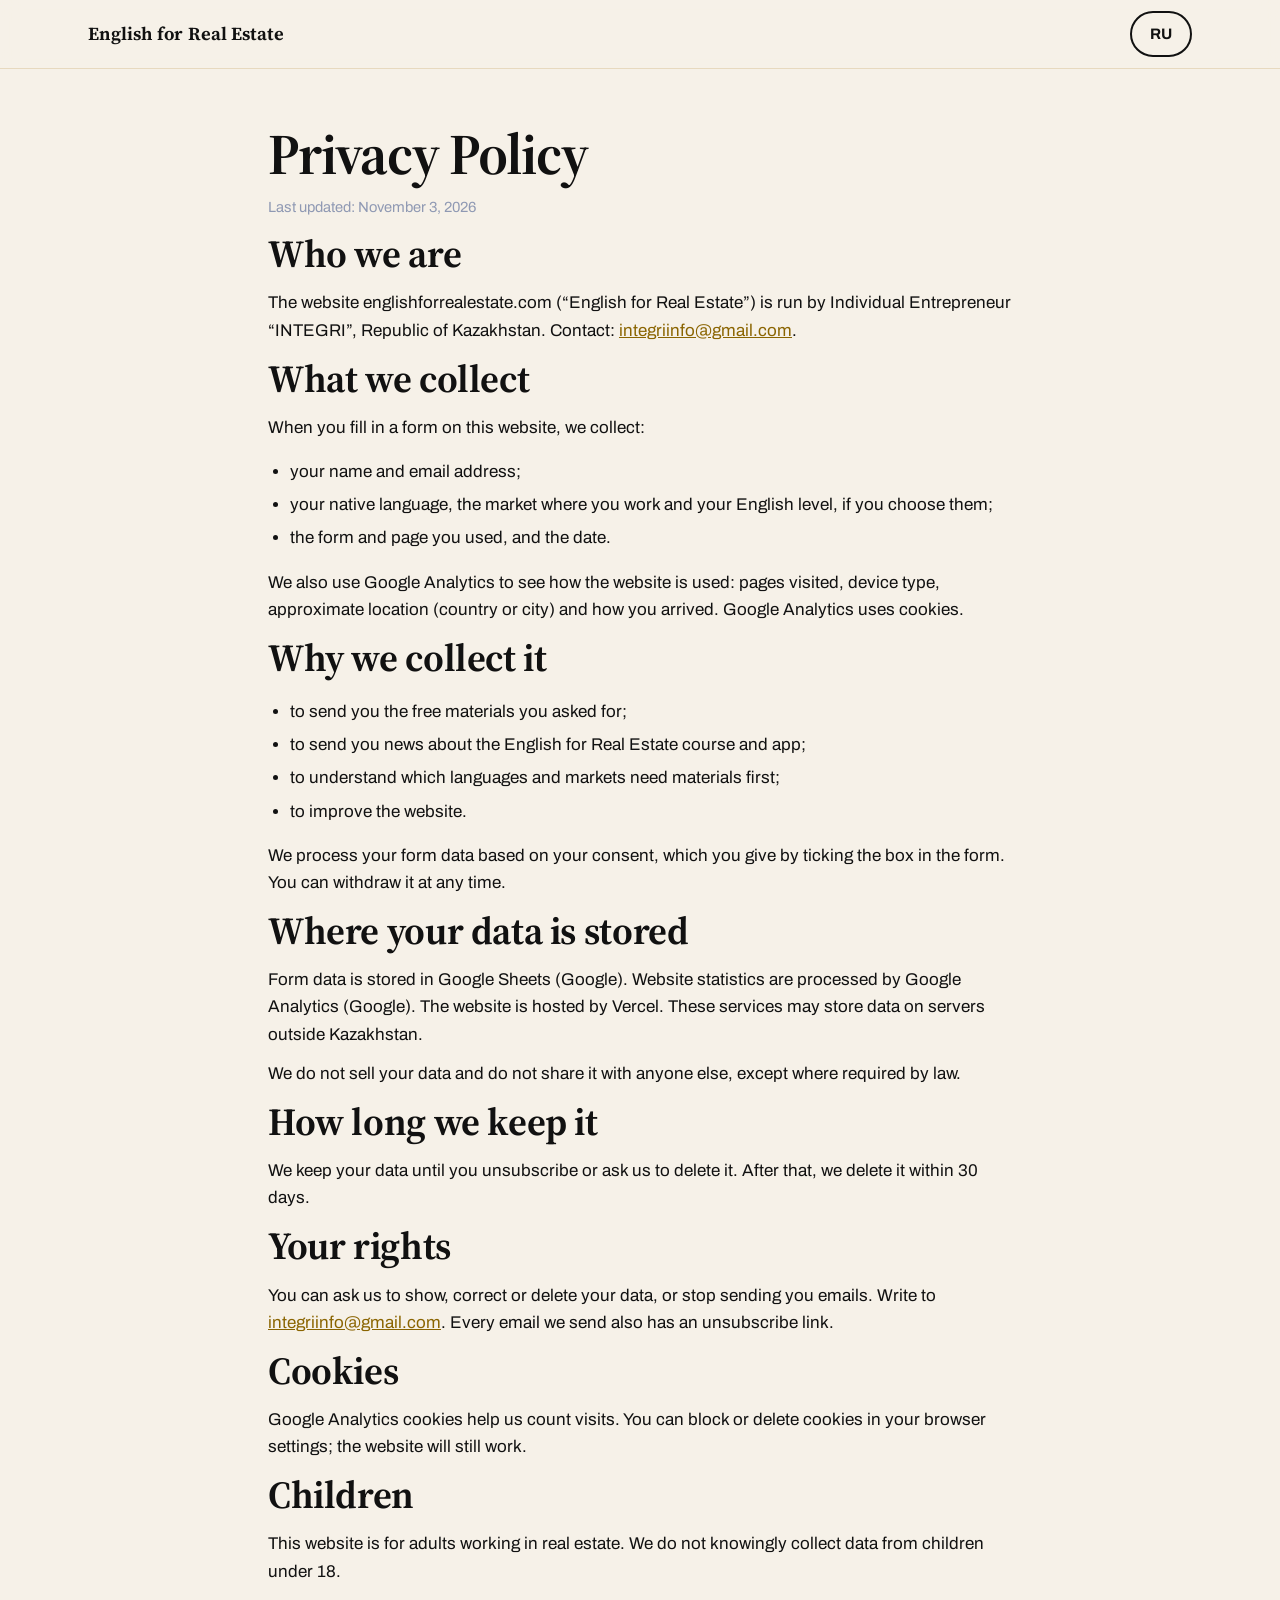
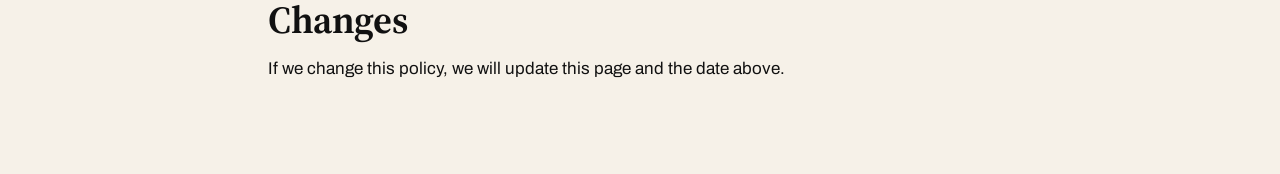
<file: privacy.html>
<!doctype html>
<html lang="en">
<head>
  <!-- Google tag (gtag.js) -->
  <script async src="https://www.googletagmanager.com/gtag/js?id=G-TJ2BMXM7CG"></script>
  <script>
    window.dataLayer = window.dataLayer || [];
    function gtag(){dataLayer.push(arguments);}
    gtag('js', new Date());
    gtag('config', 'G-TJ2BMXM7CG');
  </script>
  <meta charset="utf-8">
  <meta name="viewport" content="width=device-width, initial-scale=1">
  <link rel="icon" href="/favicon.ico" sizes="48x48">
  <link rel="icon" href="/icon-192.png" type="image/png" sizes="192x192">
  <link rel="apple-touch-icon" href="/apple-touch-icon.png">
  <link rel="manifest" href="/site.webmanifest">
  <meta name="theme-color" content="#21160F">
  <title>Privacy Policy — English for Real Estate</title>
  <meta name="robots" content="noindex">
  <link rel="canonical" href="https://www.englishforrealestate.com/privacy">
  <link rel="alternate" hreflang="ru" href="https://www.englishforrealestate.com/privacy-ru">
  <link rel="preconnect" href="https://fonts.googleapis.com">
  <link rel="preconnect" href="https://fonts.gstatic.com" crossorigin>
  <link href="https://fonts.googleapis.com/css2?family=Source+Serif+4:ital,opsz,wght@0,8..60,400..800;1,8..60,400..700&family=Archivo:wdth,wght@75..125,400..800&display=swap" rel="stylesheet">
  <link rel="stylesheet" href="styles.css">
</head>
<body>
<header class="site-header">
  <div class="container header-inner">
    <a href="/" class="logo"><span class="logo-mark" aria-hidden="true">🔑</span><span class="logo-text">English<span>for</span>Real Estate</span></a>
    <a href="/privacy-ru" class="btn btn-small btn-outline" hreflang="ru" lang="ru">RU</a>
  </div>
</header>

<main class="page">
  <div class="container">
    <h1>Privacy Policy</h1>
    <p class="muted">Last updated: November 3, 2026</p>

    <h2>Who we are</h2>
    <p>The website englishforrealestate.com (“English for Real Estate”) is run by Individual Entrepreneur “INTEGRI”, Republic of Kazakhstan. Contact: <a href="mailto:integriinfo@gmail.com">integriinfo@gmail.com</a>.</p>

    <h2>What we collect</h2>
    <p>When you fill in a form on this website, we collect:</p>
    <ul>
      <li>your name and email address;</li>
      <li>your native language, the market where you work and your English level, if you choose them;</li>
      <li>the form and page you used, and the date.</li>
    </ul>
    <p>We also use Google Analytics to see how the website is used: pages visited, device type, approximate location (country or city) and how you arrived. Google Analytics uses cookies.</p>

    <h2>Why we collect it</h2>
    <ul>
      <li>to send you the free materials you asked for;</li>
      <li>to send you news about the English for Real Estate course and app;</li>
      <li>to understand which languages and markets need materials first;</li>
      <li>to improve the website.</li>
    </ul>
    <p>We process your form data based on your consent, which you give by ticking the box in the form. You can withdraw it at any time.</p>

    <h2>Where your data is stored</h2>
    <p>Form data is stored in Google Sheets (Google). Website statistics are processed by Google Analytics (Google). The website is hosted by Vercel. These services may store data on servers outside Kazakhstan.</p>
    <p>We do not sell your data and do not share it with anyone else, except where required by law.</p>

    <h2>How long we keep it</h2>
    <p>We keep your data until you unsubscribe or ask us to delete it. After that, we delete it within 30 days.</p>

    <h2>Your rights</h2>
    <p>You can ask us to show, correct or delete your data, or stop sending you emails. Write to <a href="mailto:integriinfo@gmail.com">integriinfo@gmail.com</a>. Every email we send also has an unsubscribe link.</p>

    <h2>Cookies</h2>
    <p>Google Analytics cookies help us count visits. You can block or delete cookies in your browser settings; the website will still work.</p>

    <h2>Children</h2>
    <p>This website is for adults working in real estate. We do not knowingly collect data from children under 18.</p>

    <h2>Changes</h2>
    <p>If we change this policy, we will update this page and the date above.</p>
  </div>
</main>
</body>
</html>
</file>
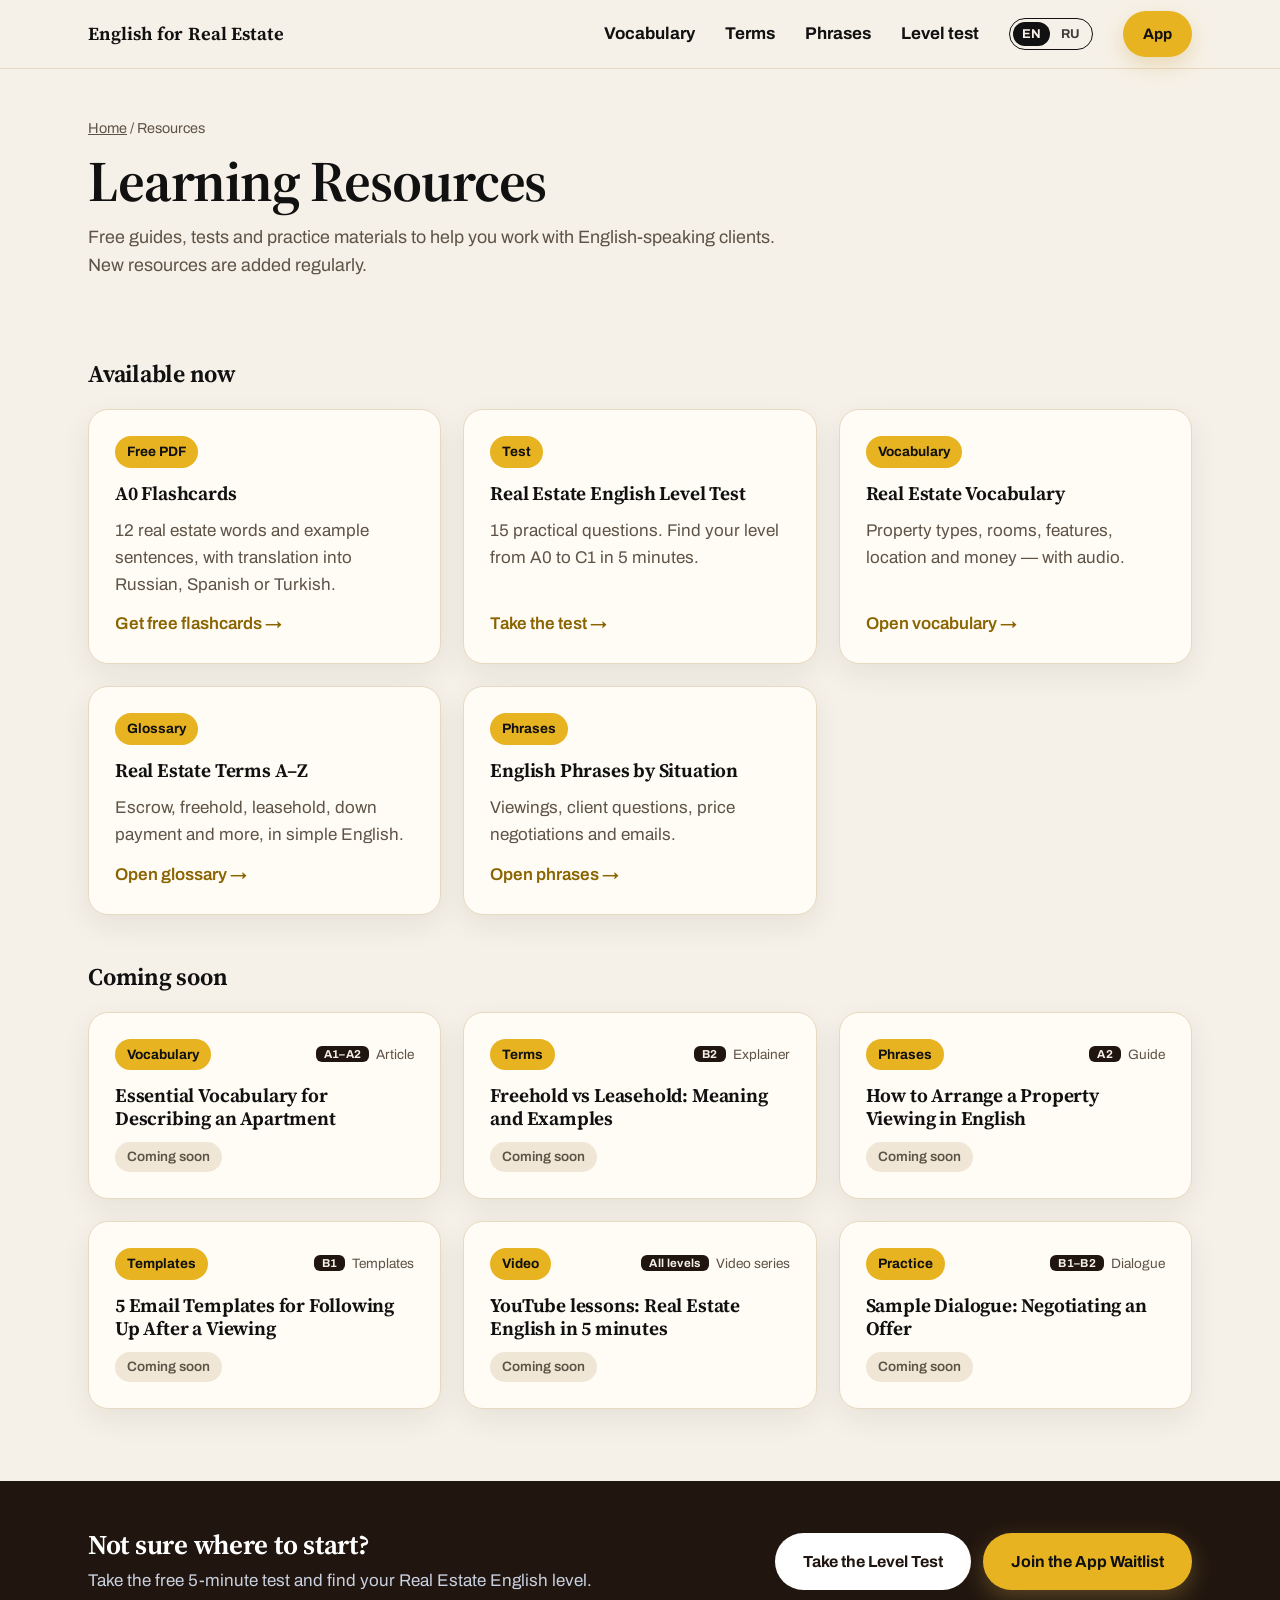
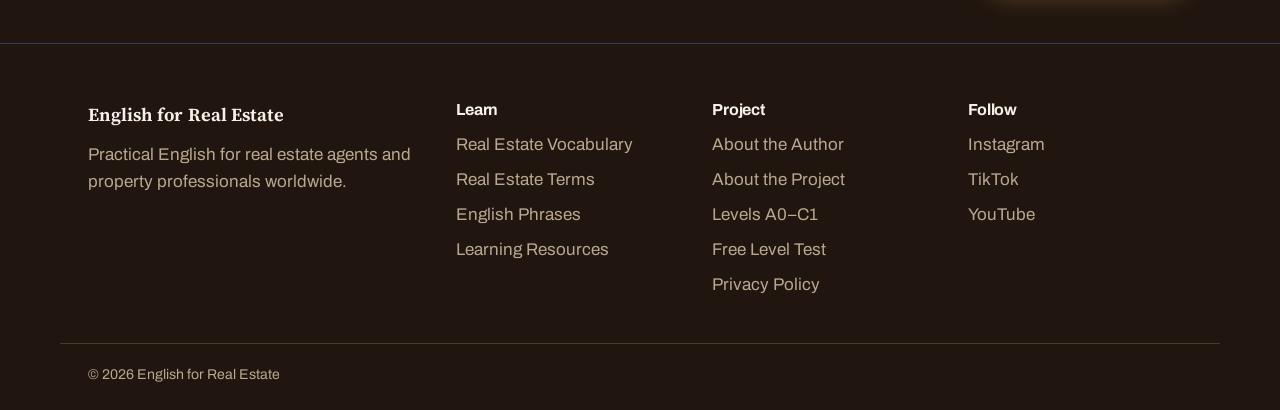
<file: resources.html>
<!doctype html>
<html lang="en">
<head>
  <!-- Google tag (gtag.js) -->
  <script async src="https://www.googletagmanager.com/gtag/js?id=G-TJ2BMXM7CG"></script>
  <script>
    window.dataLayer = window.dataLayer || [];
    function gtag(){dataLayer.push(arguments);}
    gtag('js', new Date());
    gtag('config', 'G-TJ2BMXM7CG');
  </script>
  <meta charset="utf-8">
  <meta name="viewport" content="width=device-width, initial-scale=1">
  <link rel="icon" href="/favicon.ico" sizes="48x48">
  <link rel="icon" href="/icon-192.png" type="image/png" sizes="192x192">
  <link rel="apple-touch-icon" href="/apple-touch-icon.png">
  <link rel="manifest" href="/site.webmanifest">
  <meta name="theme-color" content="#21160F">
  <title>Free Learning Resources: Real Estate English Guides, Tests and Templates</title>
  <meta name="description" content="Free resources for real estate agents learning English: PDF guide, level test, vocabulary, glossary, phrases, email templates and video lessons.">
  <link rel="canonical" href="https://www.englishforrealestate.com/resources">
  <meta property="og:title" content="Learning Resources">
  <meta property="og:description" content="Free resources for real estate agents learning English: PDF guide, level test, vocabulary, glossary, phrases, email templates and video lessons.">
  <link rel="preconnect" href="https://fonts.googleapis.com">
  <link rel="preconnect" href="https://fonts.gstatic.com" crossorigin>
  <link href="https://fonts.googleapis.com/css2?family=Source+Serif+4:ital,opsz,wght@0,8..60,400..800;1,8..60,400..700&family=Archivo:wdth,wght@75..125,400..800&display=swap" rel="stylesheet">
  <link rel="stylesheet" href="styles.css">
</head>
<body>

<header class="site-header">
  <div class="container header-inner">
    <a href="/" class="logo" aria-label="English for Real Estate — home">
      <span class="logo-mark" aria-hidden="true">🔑</span>
      <span class="logo-text">English<span>for</span>Real Estate</span>
    </a>
    <button class="menu-toggle" aria-expanded="false" aria-controls="main-nav" aria-label="Open menu">
      <span></span><span></span><span></span>
    </button>
    <nav id="main-nav" class="main-nav" aria-label="Main">
      <a href="/vocabulary">Vocabulary</a>
      <a href="/terms">Terms</a>
      <a href="/phrases">Phrases</a>
      <a href="/level-test">Level test</a>
      <span class="langs"><a aria-current="true">EN</a><a href="/ru" hreflang="ru" lang="ru" aria-label="Русская версия">RU</a></span>
      <a href="/#app" class="btn btn-small btn-primary nav-cta">App</a>
    </nav>
  </div>
</header>

<main>
  <section class="page-hero">
    <div class="container">
      <nav class="crumbs" aria-label="Breadcrumb"><a href="/">Home</a> / <span>Resources</span></nav>
      <h1>Learning Resources</h1>
      <p class="page-lead">Free guides, tests and practice materials to help you work with English-speaking clients. New resources are added regularly.</p>
      
    </div>
  </section>

  <section class="section section-tight">
    <div class="container">
      <h2 class="sub-h">Available now</h2>
      <div class="grid grid-3">
        <a class="card card-link" href="/waitlist?utm_source=resources">
          <span class="tag">Free PDF</span>
          <h3>A0 Flashcards</h3>
          <p>12 real estate words and example sentences, with translation into Russian, Spanish or Turkish.</p>
          <span class="card-cta">Get free flashcards →</span>
        </a>
        <a class="card card-link" href="/level-test">
          <span class="tag tag-teal">Test</span>
          <h3>Real Estate English Level Test</h3>
          <p>15 practical questions. Find your level from A0 to C1 in 5 minutes.</p>
          <span class="card-cta">Take the test →</span>
        </a>
        <a class="card card-link" href="/vocabulary">
          <span class="tag tag-yellow">Vocabulary</span>
          <h3>Real Estate Vocabulary</h3>
          <p>Property types, rooms, features, location and money — with audio.</p>
          <span class="card-cta">Open vocabulary →</span>
        </a>
        <a class="card card-link" href="/terms">
          <span class="tag tag-teal">Glossary</span>
          <h3>Real Estate Terms A–Z</h3>
          <p>Escrow, freehold, leasehold, down payment and more, in simple English.</p>
          <span class="card-cta">Open glossary →</span>
        </a>
        <a class="card card-link" href="/phrases">
          <span class="tag">Phrases</span>
          <h3>English Phrases by Situation</h3>
          <p>Viewings, client questions, price negotiations and emails.</p>
          <span class="card-cta">Open phrases →</span>
        </a>
      </div>
      <h2 class="sub-h">Coming soon</h2>
      <div class="grid grid-3">
        <article class="card resource">
          <div class="r-meta"><span class="tag">Vocabulary</span><span class="format"><span class="lvl">A1–A2</span> Article</span></div>
          <h3>Essential Vocabulary for Describing an Apartment</h3>
          <span class="soon">Coming soon</span>
        </article>
        <article class="card resource">
          <div class="r-meta"><span class="tag">Terms</span><span class="format"><span class="lvl">B2</span> Explainer</span></div>
          <h3>Freehold vs Leasehold: Meaning and Examples</h3>
          <span class="soon">Coming soon</span>
        </article>
        <article class="card resource">
          <div class="r-meta"><span class="tag">Phrases</span><span class="format"><span class="lvl">A2</span> Guide</span></div>
          <h3>How to Arrange a Property Viewing in English</h3>
          <span class="soon">Coming soon</span>
        </article>
        <article class="card resource">
          <div class="r-meta"><span class="tag">Templates</span><span class="format"><span class="lvl">B1</span> Templates</span></div>
          <h3>5 Email Templates for Following Up After a Viewing</h3>
          <span class="soon">Coming soon</span>
        </article>
        <article class="card resource">
          <div class="r-meta"><span class="tag">Video</span><span class="format"><span class="lvl">All levels</span> Video series</span></div>
          <h3>YouTube lessons: Real Estate English in 5 minutes</h3>
          <span class="soon">Coming soon</span>
        </article>
        <article class="card resource">
          <div class="r-meta"><span class="tag">Practice</span><span class="format"><span class="lvl">B1–B2</span> Dialogue</span></div>
          <h3>Sample Dialogue: Negotiating an Offer</h3>
          <span class="soon">Coming soon</span>
        </article>
      </div>
    </div>
  </section>
</main>

<section class="cta-band">
  <div class="container cta-inner">
    <div>
      <h2>Not sure where to start?</h2>
      <p>Take the free 5-minute test and find your Real Estate English level.</p>
    </div>
    <div class="cta-buttons">
      <a href="/level-test" class="btn btn-dark">Take the Level Test</a>
      <a href="/waitlist" class="btn btn-primary">Join the App Waitlist</a>
    </div>
  </div>
</section>

<footer class="site-footer">
  <div class="container footer-grid">
    <div>
      <a href="/" class="logo logo-light"><span class="logo-mark" aria-hidden="true">🔑</span><span class="logo-text">English<span>for</span>Real Estate</span></a>
      <p>Practical English for real estate agents and property professionals worldwide.</p>
    </div>
    <div>
      <h4>Learn</h4>
      <a href="/vocabulary">Real Estate Vocabulary</a>
      <a href="/terms">Real Estate Terms</a>
      <a href="/phrases">English Phrases</a>
      <a href="/resources">Learning Resources</a>
    </div>
    <div>
      <h4>Project</h4>
      <a href="/about#author">About the Author</a>
      <a href="/about#about">About the Project</a>
      <a href="/about#levels">Levels A0–C1</a>
      <a href="/level-test">Free Level Test</a>
      <a href="/privacy">Privacy Policy</a>
    </div>
    <div>
      <h4>Follow</h4>
      <a href="https://www.instagram.com/englishforrealestateagents/" target="_blank" rel="noopener">Instagram</a>
      <a href="https://www.tiktok.com/@englishforrealestate" target="_blank" rel="noopener">TikTok</a>
      <a href="https://www.youtube.com/@EnglishForRealEstate" target="_blank" rel="noopener">YouTube</a>
    </div>
  </div>
  <div class="container footer-bottom">© 2026 English for Real Estate</div>
</footer>

<script src="script.js"></script>
<script src="filter.js"></script>
</body>
</html>
</file>
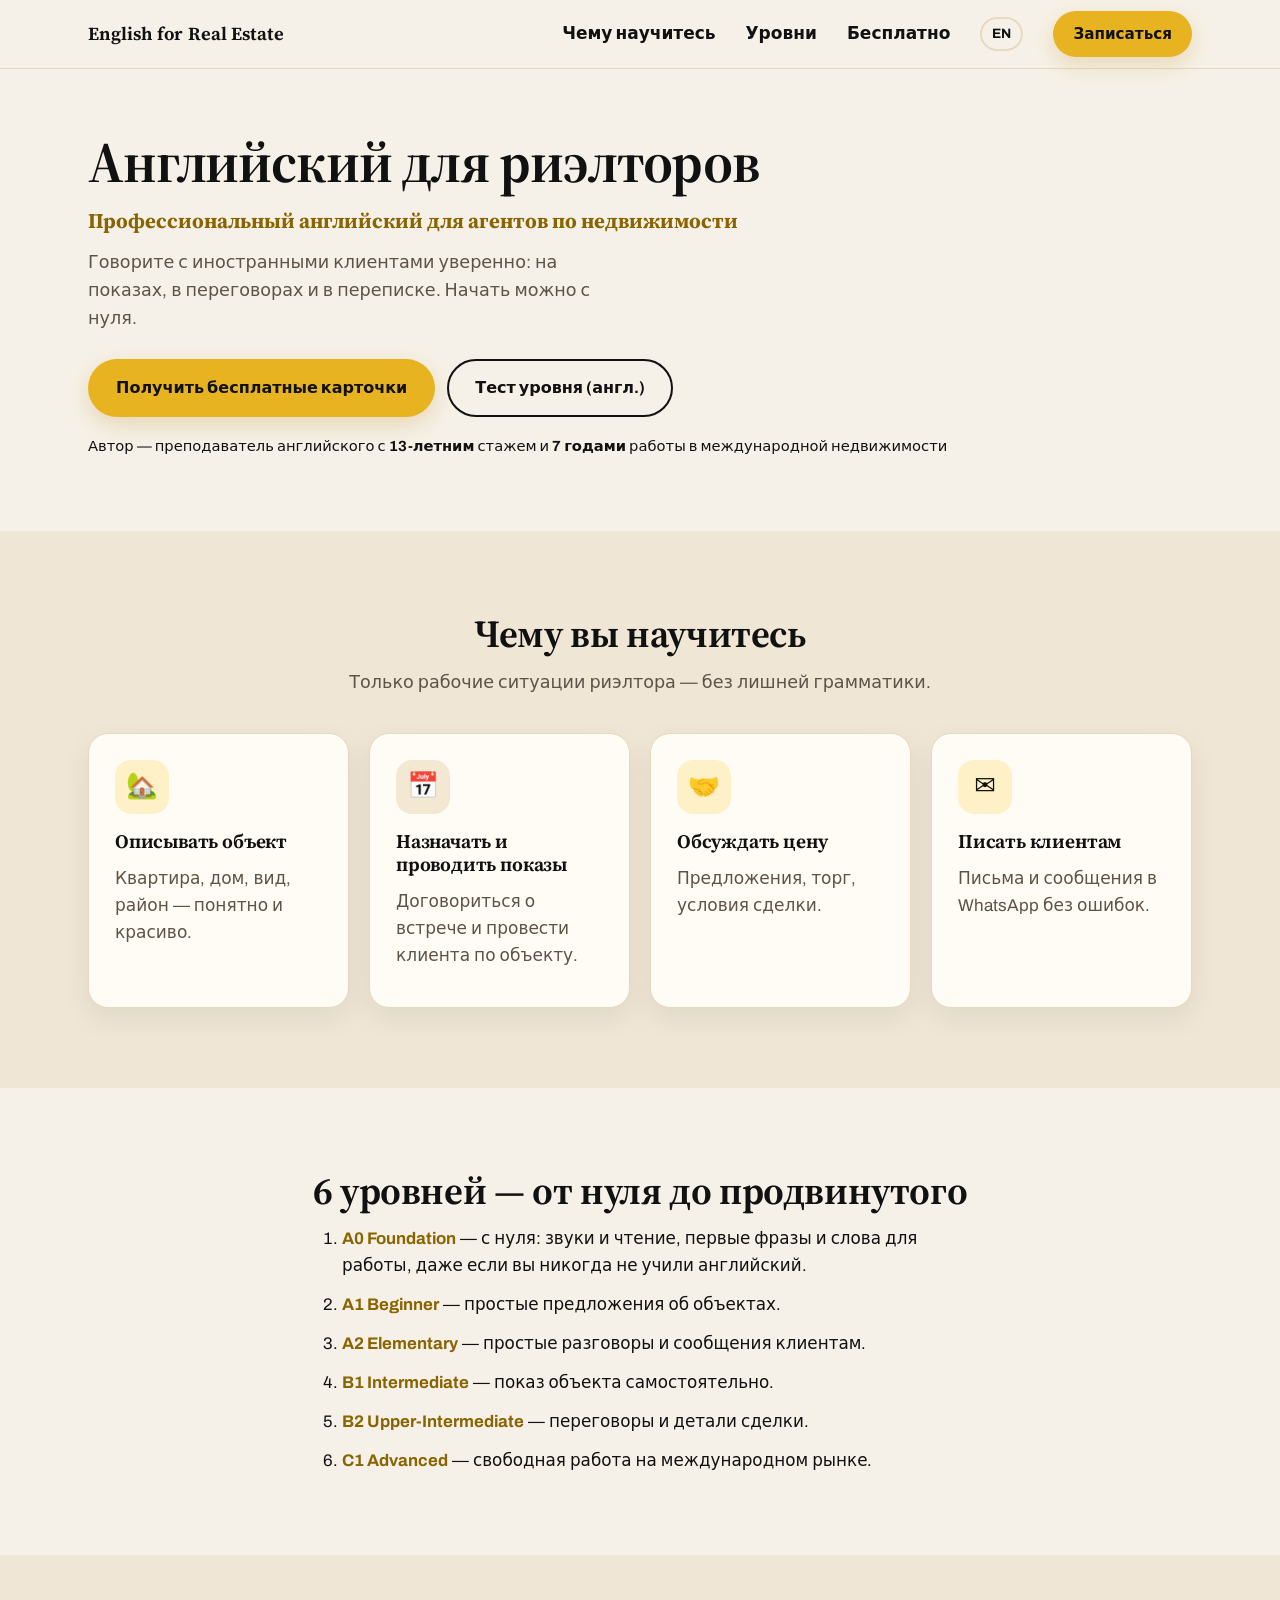
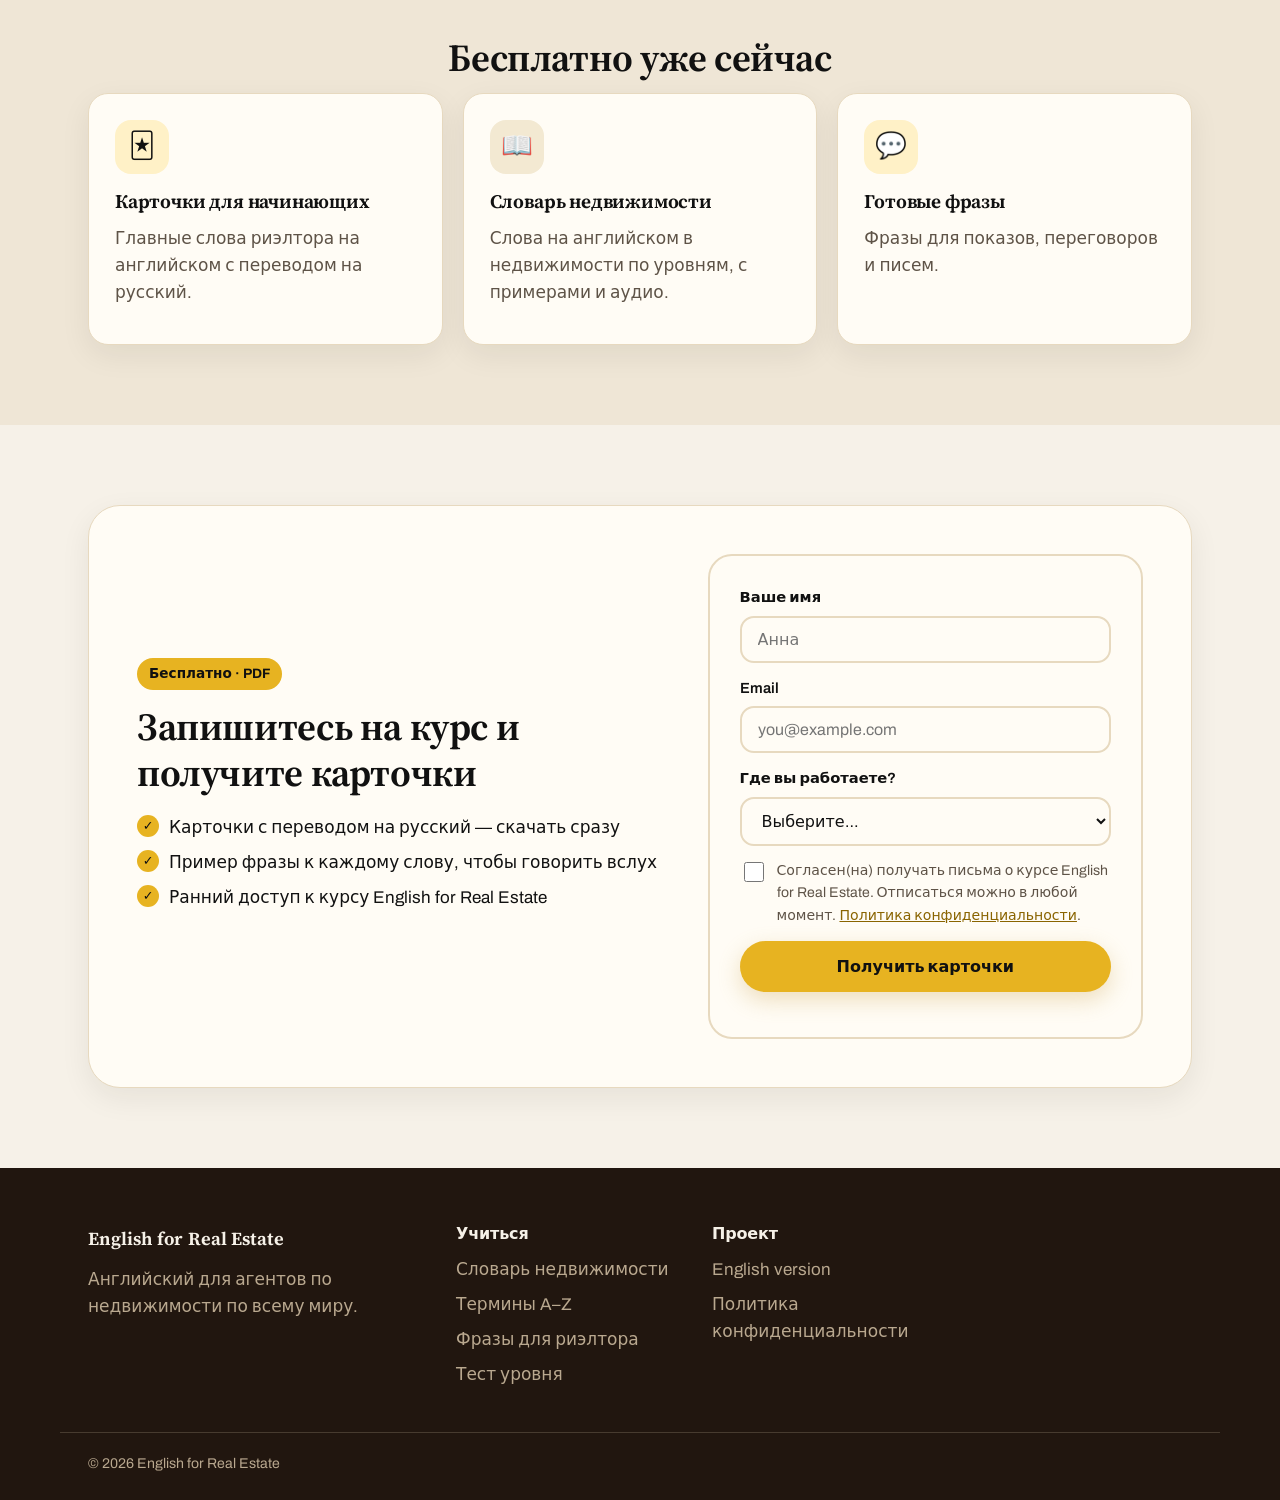
<file: ru.html>
<!doctype html>
<html lang="ru">
<head>
  <!-- Google tag (gtag.js) -->
  <script async src="https://www.googletagmanager.com/gtag/js?id=G-TJ2BMXM7CG"></script>
  <script>
    window.dataLayer = window.dataLayer || [];
    function gtag(){dataLayer.push(arguments);}
    gtag('js', new Date());
    gtag('config', 'G-TJ2BMXM7CG');
  </script>
  <meta charset="utf-8">
  <meta name="viewport" content="width=device-width, initial-scale=1">
  <link rel="icon" href="/favicon.ico" sizes="48x48">
  <link rel="icon" href="/icon-192.png" type="image/png" sizes="192x192">
  <link rel="apple-touch-icon" href="/apple-touch-icon.png">
  <link rel="manifest" href="/site.webmanifest">
  <meta name="theme-color" content="#21160F">
  <title>Английский для риэлторов — курс английского для агентов по недвижимости</title>
  <meta name="description" content="Английский для риэлторов: слова и фразы для показов, переговоров и писем клиентам. Курс от нуля до профессионального уровня. Бесплатные карточки с переводом на русский.">
  <link rel="canonical" href="https://www.englishforrealestate.com/ru">
  <link rel="alternate" hreflang="ru" href="https://www.englishforrealestate.com/ru">
  <link rel="alternate" hreflang="en" href="https://www.englishforrealestate.com/">
  <link rel="alternate" hreflang="x-default" href="https://www.englishforrealestate.com/">
  <meta property="og:title" content="Английский для риэлторов">
  <meta property="og:description" content="Английский для агентов по недвижимости: от нуля до работы с иностранными клиентами.">
  <meta property="og:url" content="https://www.englishforrealestate.com/ru">
  <meta property="og:locale" content="ru_RU">
  <link rel="preconnect" href="https://fonts.googleapis.com">
  <link rel="preconnect" href="https://fonts.gstatic.com" crossorigin>
  <link href="https://fonts.googleapis.com/css2?family=Source+Serif+4:ital,opsz,wght@0,8..60,400..800;1,8..60,400..700&family=Archivo:wdth,wght@75..125,400..800&display=swap" rel="stylesheet">
  <link rel="stylesheet" href="styles.css">
</head>
<body>

<header class="site-header">
  <div class="container header-inner">
    <a href="/ru" class="logo" aria-label="English for Real Estate — главная">
      <span class="logo-mark" aria-hidden="true">🔑</span>
      <span class="logo-text">English<span>for</span>Real Estate</span>
    </a>
    <button class="menu-toggle" aria-expanded="false" aria-controls="main-nav" aria-label="Открыть меню">
      <span></span><span></span><span></span>
    </button>
    <nav id="main-nav" class="main-nav" aria-label="Меню">
      <a href="#learn">Чему научитесь</a>
      <a href="#levels">Уровни</a>
      <a href="#free">Бесплатно</a>
      <a href="/" class="lang-switch" hreflang="en" lang="en" aria-label="English version">EN</a>
      <a href="#join" class="btn btn-small btn-primary nav-cta">Записаться</a>
    </nav>
  </div>
</header>

<main>
  <section class="hero">
    <div class="container">
      <div class="hero-text">
        <h1>Английский для риэлторов</h1>
        <p class="hero-sub">Профессиональный английский для агентов по недвижимости</p>
        <p class="hero-desc">Говорите с иностранными клиентами уверенно: на показах, в переговорах и в переписке. Начать можно с нуля.</p>
        <div class="hero-buttons">
          <a href="#join" class="btn btn-primary">Получить бесплатные карточки</a>
          <a href="/level-test" class="btn btn-outline" hreflang="en">Тест уровня (англ.)</a>
        </div>
        <p class="trust-line">Автор — преподаватель английского с <strong>13-летним</strong> стажем и <strong>7 годами</strong> работы в международной недвижимости</p>
      </div>
    </div>
  </section>

  <section id="learn" class="section section-tint">
    <div class="container">
      <h2>Чему вы научитесь</h2>
      <p class="section-lead">Только рабочие ситуации риэлтора — без лишней грамматики.</p>
      <div class="ru-grid">
        <div class="card"><div class="card-icon" style="--c:var(--yellow-soft)">🏡</div><h3>Описывать объект</h3><p>Квартира, дом, вид, район — понятно и красиво.</p></div>
        <div class="card"><div class="card-icon" style="--c:var(--teal-soft)">📅</div><h3>Назначать и проводить показы</h3><p>Договориться о встрече и провести клиента по объекту.</p></div>
        <div class="card"><div class="card-icon" style="--c:var(--coral-soft)">🤝</div><h3>Обсуждать цену</h3><p>Предложения, торг, условия сделки.</p></div>
        <div class="card"><div class="card-icon" style="--c:var(--yellow-soft)">✉️</div><h3>Писать клиентам</h3><p>Письма и сообщения в WhatsApp без ошибок.</p></div>
      </div>
    </div>
  </section>

  <section id="levels" class="section">
    <div class="container">
      <h2>6 уровней — от нуля до продвинутого</h2>
      <ol class="ru-levels">
        <li><strong>A0 Foundation</strong> — с нуля: звуки и чтение, первые фразы и слова для работы, даже если вы никогда не учили английский.</li>
        <li><strong>A1 Beginner</strong> — простые предложения об объектах.</li>
        <li><strong>A2 Elementary</strong> — простые разговоры и сообщения клиентам.</li>
        <li><strong>B1 Intermediate</strong> — показ объекта самостоятельно.</li>
        <li><strong>B2 Upper-Intermediate</strong> — переговоры и детали сделки.</li>
        <li><strong>C1 Advanced</strong> — свободная работа на международном рынке.</li>
      </ol>
    </div>
  </section>

  <section id="free" class="section section-tint">
    <div class="container">
      <h2>Бесплатно уже сейчас</h2>
      <div class="ru-grid">
        <a class="card" href="#join"><div class="card-icon" style="--c:var(--yellow-soft)">🃏</div><h3>Карточки для начинающих</h3><p>Главные слова риэлтора на английском с переводом на русский.</p></a>
        <a class="card" href="/vocabulary" hreflang="en"><div class="card-icon" style="--c:var(--teal-soft)">📖</div><h3>Словарь недвижимости</h3><p>Слова на английском в недвижимости по уровням, с примерами и аудио.</p></a>
        <a class="card" href="/phrases" hreflang="en"><div class="card-icon" style="--c:var(--coral-soft)">💬</div><h3>Готовые фразы</h3><p>Фразы для показов, переговоров и писем.</p></a>
      </div>
    </div>
  </section>

  <section id="join" class="section">
    <div class="container">
      <div class="app-box">
        <div>
          <span class="tag tag-yellow">Бесплатно · PDF</span>
          <h2>Запишитесь на курс и получите карточки</h2>
          <ul class="checklist">
            <li>Карточки с переводом на русский — скачать сразу</li>
            <li>Пример фразы к каждому слову, чтобы говорить вслух</li>
            <li>Ранний доступ к курсу English for Real Estate</li>
          </ul>
        </div>

        <div class="waitlist">
          <form class="signup" data-form="waitlist" data-source="ru" novalidate>
            <input type="hidden" name="language" value="Russian">
            <label class="field">
              <span>Ваше имя</span>
              <input type="text" name="name" autocomplete="given-name" placeholder="Анна">
            </label>
            <label class="field">
              <span>Email</span>
              <input type="email" name="email" autocomplete="email" placeholder="you@example.com">
            </label>
            <label class="field">
              <span>Где вы работаете?</span>
              <select name="market">
                <option value="">Выберите…</option>
                <option value="UAE">ОАЭ</option>
                <option value="USA">США</option>
                <option value="Other">Другое</option>
              </select>
            </label>
            <label class="consent">
              <input type="checkbox" name="consent">
              <span>Согласен(на) получать письма о курсе English for Real Estate. Отписаться можно в любой момент. <a href="/privacy-ru">Политика конфиденциальности</a>.</span>
            </label>
            <button type="submit" class="btn btn-primary btn-block">Получить карточки</button>
            <p class="form-status" role="status" aria-live="polite"></p>
            <div class="pdf-download" hidden></div>
          </form>
        </div>
      </div>
    </div>
  </section>
</main>

<footer class="site-footer">
  <div class="container footer-grid">
    <div>
      <a href="/ru" class="logo logo-light"><span class="logo-mark" aria-hidden="true">🔑</span><span class="logo-text">English<span>for</span>Real Estate</span></a>
      <p>Английский для агентов по недвижимости по всему миру.</p>
    </div>
    <div>
      <h4>Учиться</h4>
      <a href="/vocabulary" hreflang="en">Словарь недвижимости</a>
      <a href="/terms" hreflang="en">Термины A–Z</a>
      <a href="/phrases" hreflang="en">Фразы для риэлтора</a>
      <a href="/level-test" hreflang="en">Тест уровня</a>
    </div>
    <div>
      <h4>Проект</h4>
      <a href="/" hreflang="en">English version</a>
      <a href="/privacy-ru">Политика конфиденциальности</a>
    </div>
  </div>
  <div class="container footer-bottom">© 2026 English for Real Estate</div>
</footer>

<script src="script.js"></script>
</body>
</html>
</file>
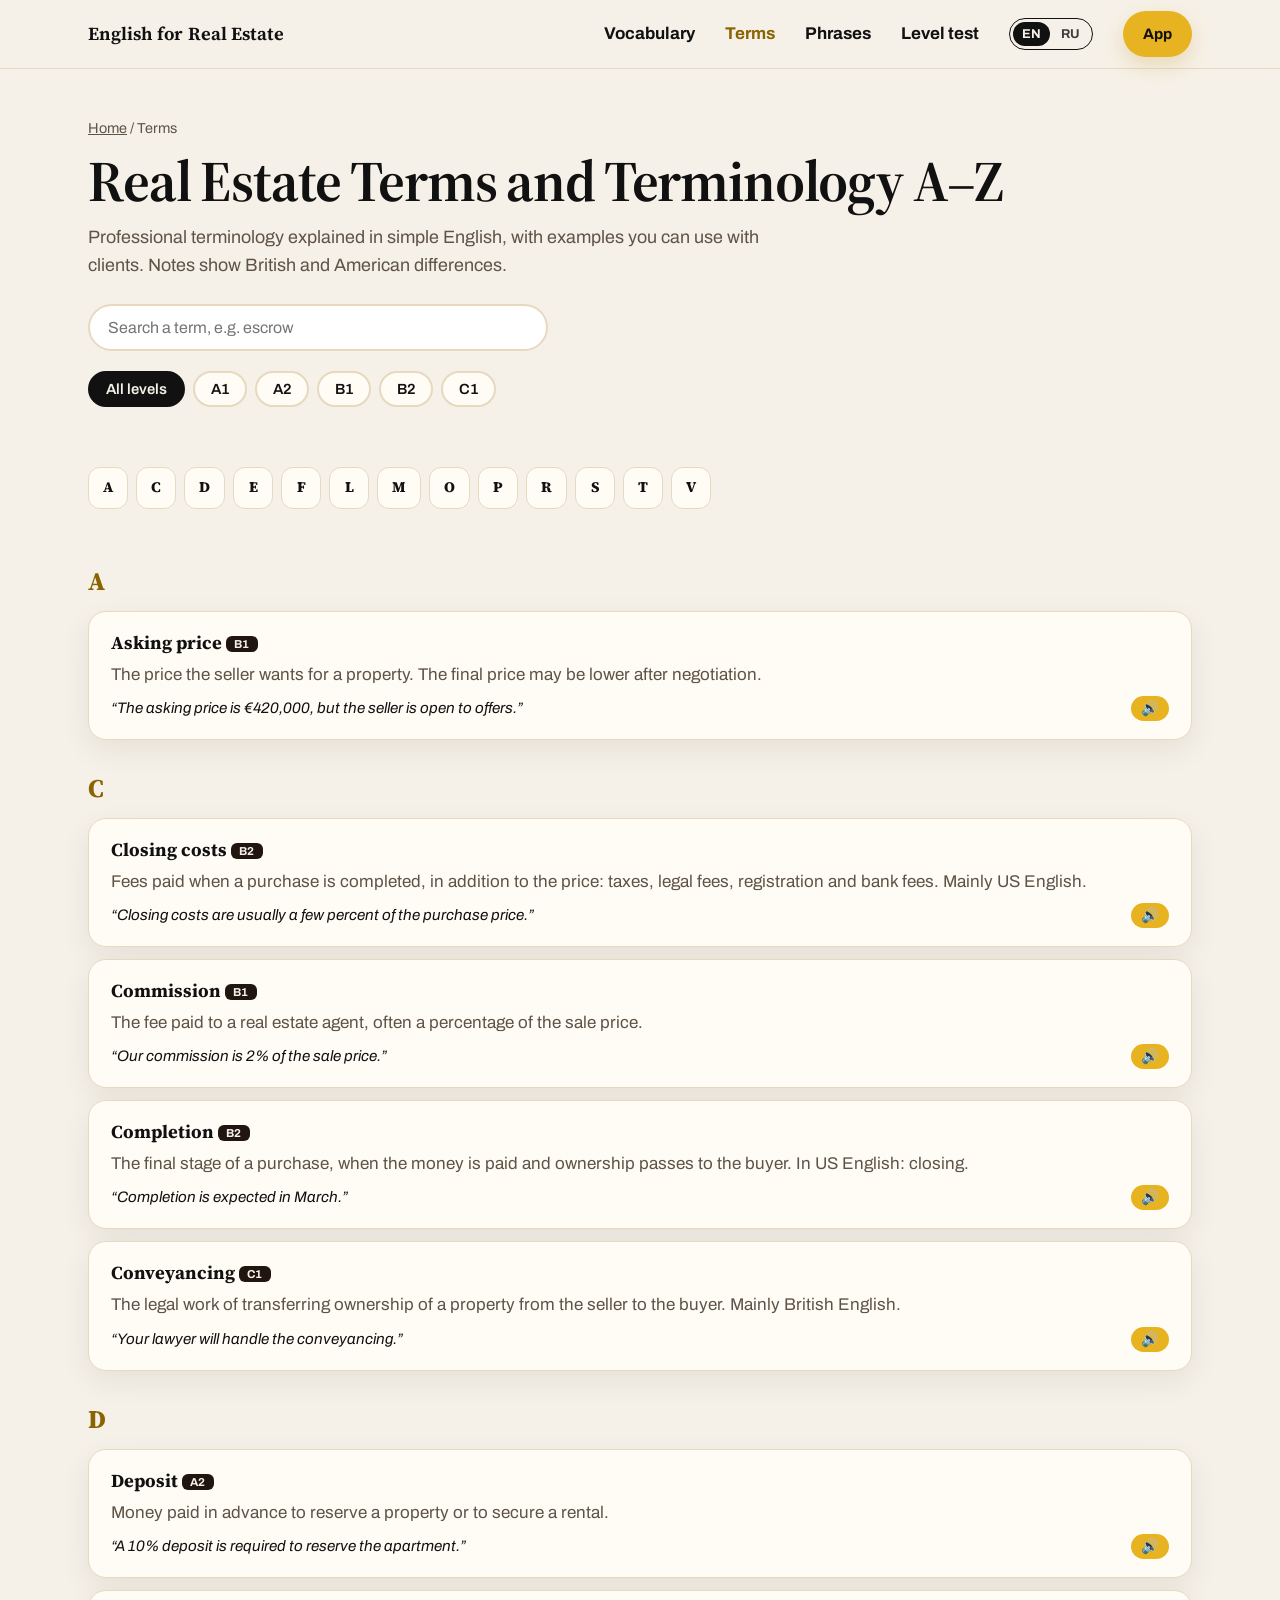
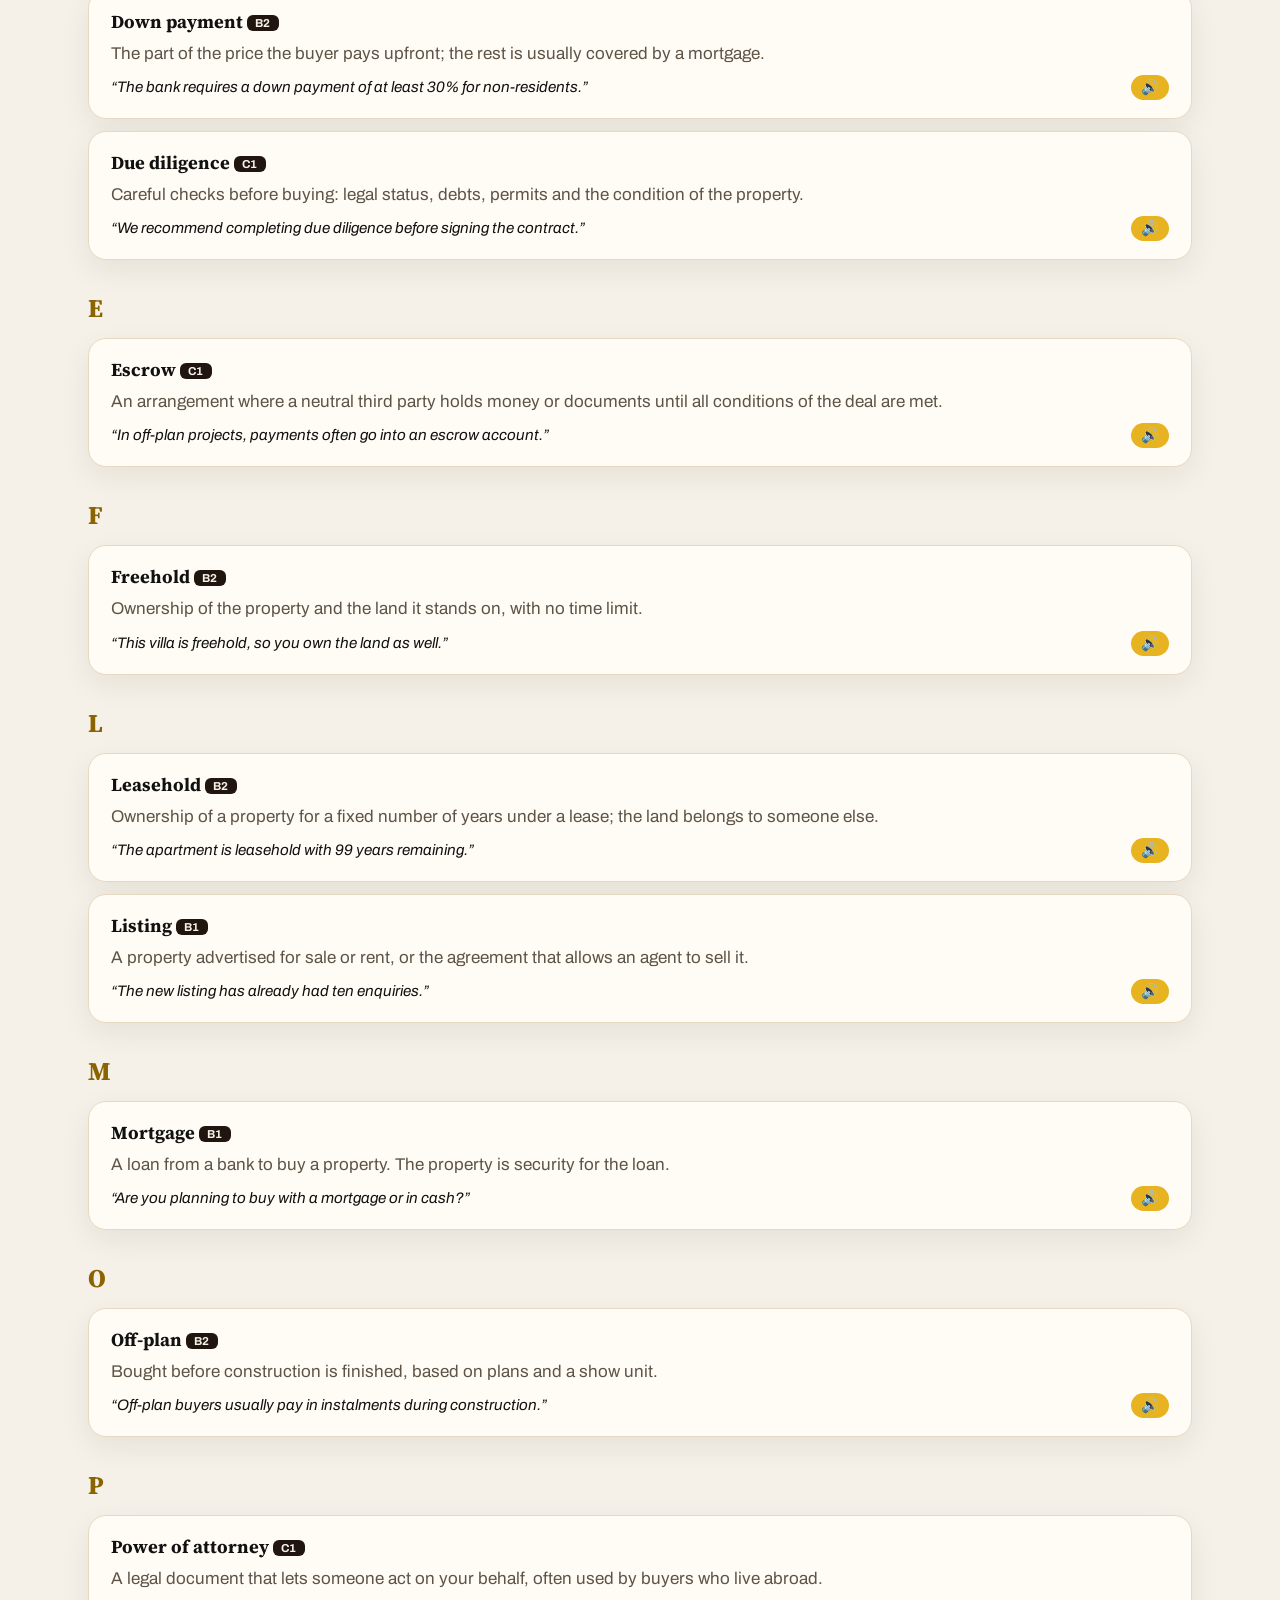
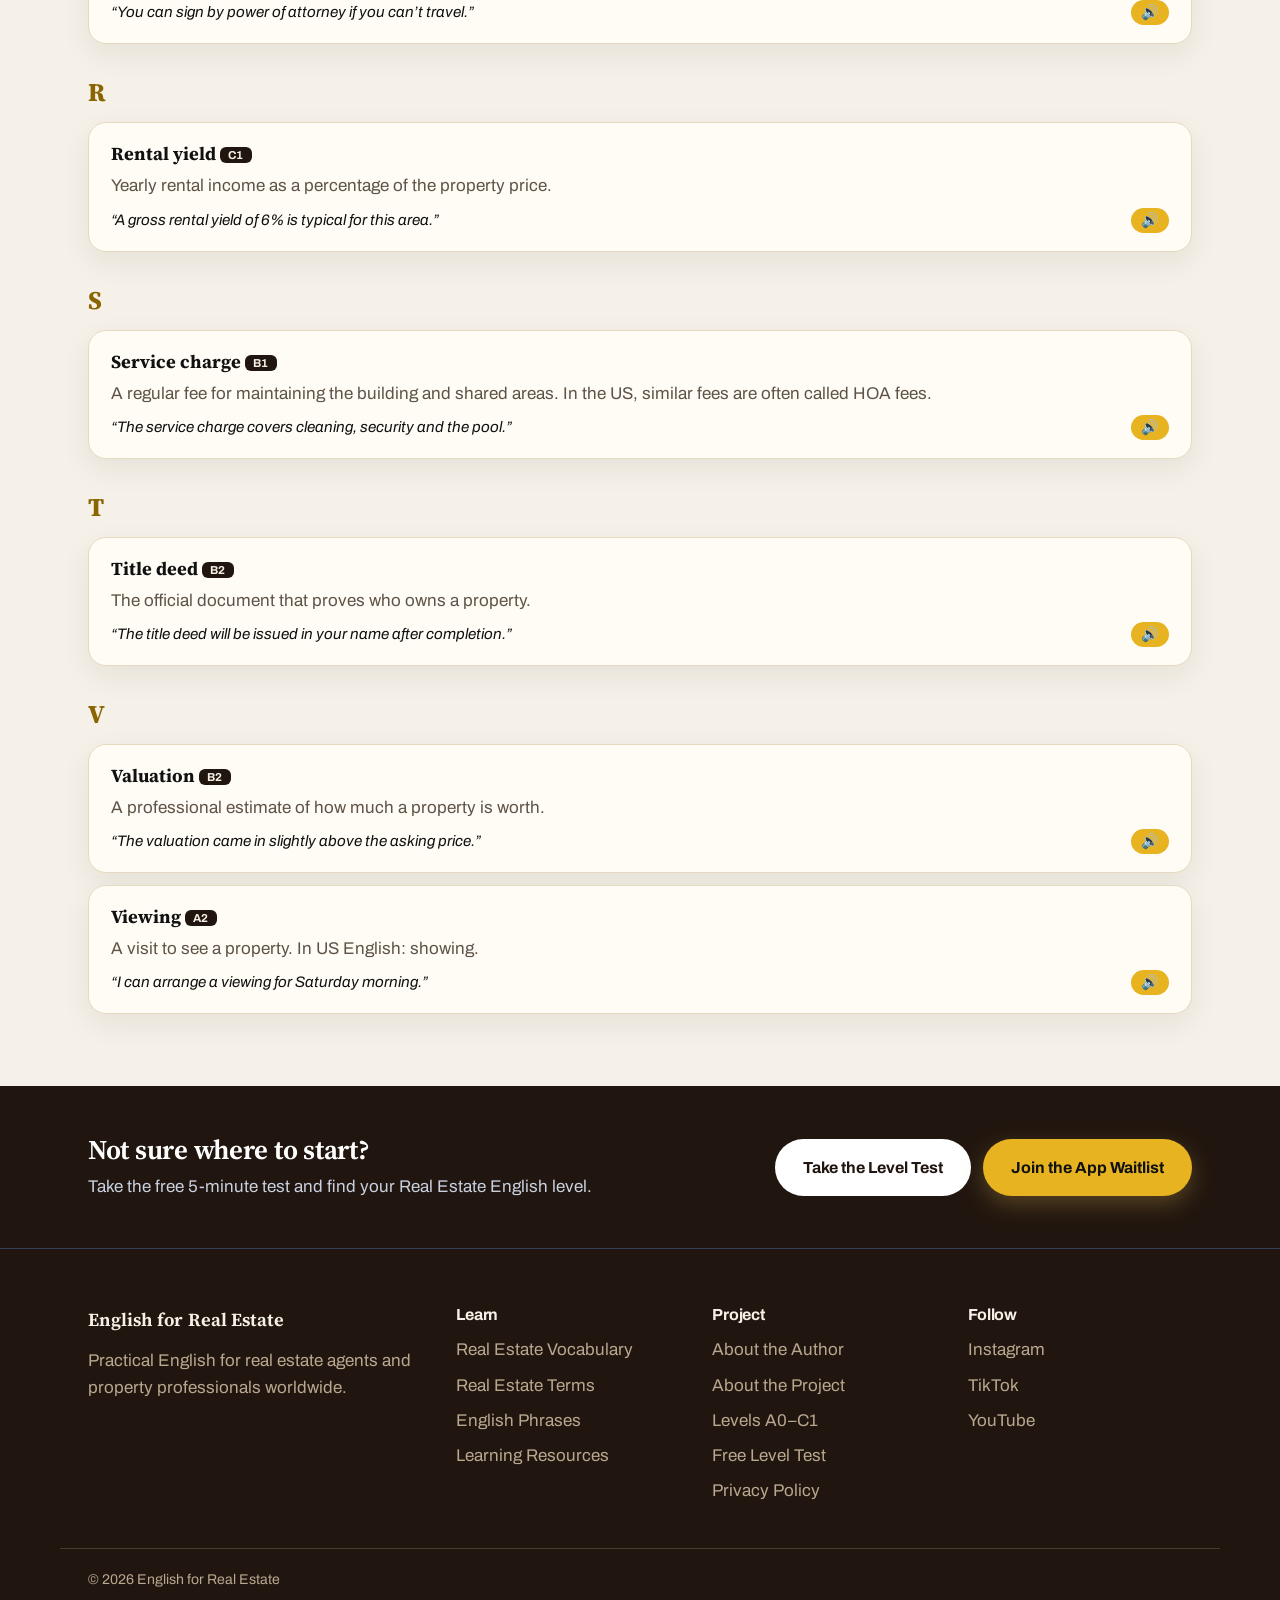
<file: terms.html>
<!doctype html>
<html lang="en">
<head>
  <!-- Google tag (gtag.js) -->
  <script async src="https://www.googletagmanager.com/gtag/js?id=G-TJ2BMXM7CG"></script>
  <script>
    window.dataLayer = window.dataLayer || [];
    function gtag(){dataLayer.push(arguments);}
    gtag('js', new Date());
    gtag('config', 'G-TJ2BMXM7CG');
  </script>
  <meta charset="utf-8">
  <meta name="viewport" content="width=device-width, initial-scale=1">
  <link rel="icon" href="/favicon.ico" sizes="48x48">
  <link rel="icon" href="/icon-192.png" type="image/png" sizes="192x192">
  <link rel="apple-touch-icon" href="/apple-touch-icon.png">
  <link rel="manifest" href="/site.webmanifest">
  <meta name="theme-color" content="#21160F">
  <title>Real Estate Terms and Terminology — Glossary with Examples A–Z</title>
  <meta name="description" content="Real estate terms explained in simple English: escrow, freehold, leasehold, down payment, off-plan, title deed and more. With examples, audio and levels.">
  <link rel="canonical" href="https://www.englishforrealestate.com/terms">
  <meta property="og:title" content="Real Estate Terms and Terminology A–Z">
  <meta property="og:description" content="Real estate terms explained in simple English: escrow, freehold, leasehold, down payment, off-plan, title deed and more. With examples, audio and levels.">
  <link rel="preconnect" href="https://fonts.googleapis.com">
  <link rel="preconnect" href="https://fonts.gstatic.com" crossorigin>
  <link href="https://fonts.googleapis.com/css2?family=Source+Serif+4:ital,opsz,wght@0,8..60,400..800;1,8..60,400..700&family=Archivo:wdth,wght@75..125,400..800&display=swap" rel="stylesheet">
  <link rel="stylesheet" href="styles.css">
</head>
<body>

<header class="site-header">
  <div class="container header-inner">
    <a href="/" class="logo" aria-label="English for Real Estate — home">
      <span class="logo-mark" aria-hidden="true">🔑</span>
      <span class="logo-text">English<span>for</span>Real Estate</span>
    </a>
    <button class="menu-toggle" aria-expanded="false" aria-controls="main-nav" aria-label="Open menu">
      <span></span><span></span><span></span>
    </button>
    <nav id="main-nav" class="main-nav" aria-label="Main">
      <a href="/vocabulary">Vocabulary</a>
      <a href="/terms" aria-current="page">Terms</a>
      <a href="/phrases">Phrases</a>
      <a href="/level-test">Level test</a>
      <span class="langs"><a aria-current="true">EN</a><a href="/ru" hreflang="ru" lang="ru" aria-label="Русская версия">RU</a></span>
      <a href="/#app" class="btn btn-small btn-primary nav-cta">App</a>
    </nav>
  </div>
</header>

<main>
  <section class="page-hero">
    <div class="container">
      <nav class="crumbs" aria-label="Breadcrumb"><a href="/">Home</a> / <span>Terms</span></nav>
      <h1>Real Estate Terms and Terminology A–Z</h1>
      <p class="page-lead">Professional terminology explained in simple English, with examples you can use with clients. Notes show British and American differences.</p>
      <label class="search"><span class="sr-only">Search terms</span><input type="search" id="term-search" placeholder="Search a term, e.g. escrow"></label><div class="chips" role="group" aria-label="Filter by level"><button type="button" class="chip" aria-pressed="true" data-filter="all">All levels</button><button type="button" class="chip" aria-pressed="false" data-filter="A1">A1</button><button type="button" class="chip" aria-pressed="false" data-filter="A2">A2</button><button type="button" class="chip" aria-pressed="false" data-filter="B1">B1</button><button type="button" class="chip" aria-pressed="false" data-filter="B2">B2</button><button type="button" class="chip" aria-pressed="false" data-filter="C1">C1</button></div>
    </div>
  </section>

  <section class="section section-tight">
    <div class="container">
      <nav class="az" aria-label="Alphabet"><a href="#letter-A">A</a><a href="#letter-C">C</a><a href="#letter-D">D</a><a href="#letter-E">E</a><a href="#letter-F">F</a><a href="#letter-L">L</a><a href="#letter-M">M</a><a href="#letter-O">O</a><a href="#letter-P">P</a><a href="#letter-R">R</a><a href="#letter-S">S</a><a href="#letter-T">T</a><a href="#letter-V">V</a></nav>
      <dl class="glossary">
        <div class="letter" id="letter-A">A</div>
        <div class="term filter-item" data-level="B1" data-search="asking price the price the seller wants for a property. the final price may be lower after negotiation.">
          <dt><span>Asking price</span> <span class="lvl">B1</span></dt>
          <dd>The price the seller wants for a property. The final price may be lower after negotiation.<p class="word-example">“The asking price is €420,000, but the seller is open to offers.” <button class="listen listen-sm" data-say="The asking price is €420,000, but the seller is open to offers." aria-label="Listen: The asking price is €420,000, but the seller is open to offers.">🔊</button></p></dd>
        </div>
        <div class="letter" id="letter-C">C</div>
        <div class="term filter-item" data-level="B2" data-search="closing costs fees paid when a purchase is completed, in addition to the price: taxes, legal fees, registration and bank fees. mainly us english.">
          <dt><span>Closing costs</span> <span class="lvl">B2</span></dt>
          <dd>Fees paid when a purchase is completed, in addition to the price: taxes, legal fees, registration and bank fees. Mainly US English.<p class="word-example">“Closing costs are usually a few percent of the purchase price.” <button class="listen listen-sm" data-say="Closing costs are usually a few percent of the purchase price." aria-label="Listen: Closing costs are usually a few percent of the purchase price.">🔊</button></p></dd>
        </div>
        <div class="term filter-item" data-level="B1" data-search="commission the fee paid to a real estate agent, often a percentage of the sale price.">
          <dt><span>Commission</span> <span class="lvl">B1</span></dt>
          <dd>The fee paid to a real estate agent, often a percentage of the sale price.<p class="word-example">“Our commission is 2% of the sale price.” <button class="listen listen-sm" data-say="Our commission is 2% of the sale price." aria-label="Listen: Our commission is 2% of the sale price.">🔊</button></p></dd>
        </div>
        <div class="term filter-item" data-level="B2" data-search="completion the final stage of a purchase, when the money is paid and ownership passes to the buyer. in us english: closing.">
          <dt><span>Completion</span> <span class="lvl">B2</span></dt>
          <dd>The final stage of a purchase, when the money is paid and ownership passes to the buyer. In US English: closing.<p class="word-example">“Completion is expected in March.” <button class="listen listen-sm" data-say="Completion is expected in March." aria-label="Listen: Completion is expected in March.">🔊</button></p></dd>
        </div>
        <div class="term filter-item" data-level="C1" data-search="conveyancing the legal work of transferring ownership of a property from the seller to the buyer. mainly british english.">
          <dt><span>Conveyancing</span> <span class="lvl">C1</span></dt>
          <dd>The legal work of transferring ownership of a property from the seller to the buyer. Mainly British English.<p class="word-example">“Your lawyer will handle the conveyancing.” <button class="listen listen-sm" data-say="Your lawyer will handle the conveyancing." aria-label="Listen: Your lawyer will handle the conveyancing.">🔊</button></p></dd>
        </div>
        <div class="letter" id="letter-D">D</div>
        <div class="term filter-item" data-level="A2" data-search="deposit money paid in advance to reserve a property or to secure a rental.">
          <dt><span>Deposit</span> <span class="lvl">A2</span></dt>
          <dd>Money paid in advance to reserve a property or to secure a rental.<p class="word-example">“A 10% deposit is required to reserve the apartment.” <button class="listen listen-sm" data-say="A 10% deposit is required to reserve the apartment." aria-label="Listen: A 10% deposit is required to reserve the apartment.">🔊</button></p></dd>
        </div>
        <div class="term filter-item" data-level="B2" data-search="down payment the part of the price the buyer pays upfront; the rest is usually covered by a mortgage.">
          <dt><span>Down payment</span> <span class="lvl">B2</span></dt>
          <dd>The part of the price the buyer pays upfront; the rest is usually covered by a mortgage.<p class="word-example">“The bank requires a down payment of at least 30% for non-residents.” <button class="listen listen-sm" data-say="The bank requires a down payment of at least 30% for non-residents." aria-label="Listen: The bank requires a down payment of at least 30% for non-residents.">🔊</button></p></dd>
        </div>
        <div class="term filter-item" data-level="C1" data-search="due diligence careful checks before buying: legal status, debts, permits and the condition of the property.">
          <dt><span>Due diligence</span> <span class="lvl">C1</span></dt>
          <dd>Careful checks before buying: legal status, debts, permits and the condition of the property.<p class="word-example">“We recommend completing due diligence before signing the contract.” <button class="listen listen-sm" data-say="We recommend completing due diligence before signing the contract." aria-label="Listen: We recommend completing due diligence before signing the contract.">🔊</button></p></dd>
        </div>
        <div class="letter" id="letter-E">E</div>
        <div class="term filter-item" data-level="C1" data-search="escrow an arrangement where a neutral third party holds money or documents until all conditions of the deal are met.">
          <dt><span>Escrow</span> <span class="lvl">C1</span></dt>
          <dd>An arrangement where a neutral third party holds money or documents until all conditions of the deal are met.<p class="word-example">“In off-plan projects, payments often go into an escrow account.” <button class="listen listen-sm" data-say="In off-plan projects, payments often go into an escrow account." aria-label="Listen: In off-plan projects, payments often go into an escrow account.">🔊</button></p></dd>
        </div>
        <div class="letter" id="letter-F">F</div>
        <div class="term filter-item" data-level="B2" data-search="freehold ownership of the property and the land it stands on, with no time limit.">
          <dt><span>Freehold</span> <span class="lvl">B2</span></dt>
          <dd>Ownership of the property and the land it stands on, with no time limit.<p class="word-example">“This villa is freehold, so you own the land as well.” <button class="listen listen-sm" data-say="This villa is freehold, so you own the land as well." aria-label="Listen: This villa is freehold, so you own the land as well.">🔊</button></p></dd>
        </div>
        <div class="letter" id="letter-L">L</div>
        <div class="term filter-item" data-level="B2" data-search="leasehold ownership of a property for a fixed number of years under a lease; the land belongs to someone else.">
          <dt><span>Leasehold</span> <span class="lvl">B2</span></dt>
          <dd>Ownership of a property for a fixed number of years under a lease; the land belongs to someone else.<p class="word-example">“The apartment is leasehold with 99 years remaining.” <button class="listen listen-sm" data-say="The apartment is leasehold with 99 years remaining." aria-label="Listen: The apartment is leasehold with 99 years remaining.">🔊</button></p></dd>
        </div>
        <div class="term filter-item" data-level="B1" data-search="listing a property advertised for sale or rent, or the agreement that allows an agent to sell it.">
          <dt><span>Listing</span> <span class="lvl">B1</span></dt>
          <dd>A property advertised for sale or rent, or the agreement that allows an agent to sell it.<p class="word-example">“The new listing has already had ten enquiries.” <button class="listen listen-sm" data-say="The new listing has already had ten enquiries." aria-label="Listen: The new listing has already had ten enquiries.">🔊</button></p></dd>
        </div>
        <div class="letter" id="letter-M">M</div>
        <div class="term filter-item" data-level="B1" data-search="mortgage a loan from a bank to buy a property. the property is security for the loan.">
          <dt><span>Mortgage</span> <span class="lvl">B1</span></dt>
          <dd>A loan from a bank to buy a property. The property is security for the loan.<p class="word-example">“Are you planning to buy with a mortgage or in cash?” <button class="listen listen-sm" data-say="Are you planning to buy with a mortgage or in cash?" aria-label="Listen: Are you planning to buy with a mortgage or in cash?">🔊</button></p></dd>
        </div>
        <div class="letter" id="letter-O">O</div>
        <div class="term filter-item" data-level="B2" data-search="off-plan bought before construction is finished, based on plans and a show unit.">
          <dt><span>Off-plan</span> <span class="lvl">B2</span></dt>
          <dd>Bought before construction is finished, based on plans and a show unit.<p class="word-example">“Off-plan buyers usually pay in instalments during construction.” <button class="listen listen-sm" data-say="Off-plan buyers usually pay in instalments during construction." aria-label="Listen: Off-plan buyers usually pay in instalments during construction.">🔊</button></p></dd>
        </div>
        <div class="letter" id="letter-P">P</div>
        <div class="term filter-item" data-level="C1" data-search="power of attorney a legal document that lets someone act on your behalf, often used by buyers who live abroad.">
          <dt><span>Power of attorney</span> <span class="lvl">C1</span></dt>
          <dd>A legal document that lets someone act on your behalf, often used by buyers who live abroad.<p class="word-example">“You can sign by power of attorney if you can’t travel.” <button class="listen listen-sm" data-say="You can sign by power of attorney if you can’t travel." aria-label="Listen: You can sign by power of attorney if you can’t travel.">🔊</button></p></dd>
        </div>
        <div class="letter" id="letter-R">R</div>
        <div class="term filter-item" data-level="C1" data-search="rental yield yearly rental income as a percentage of the property price.">
          <dt><span>Rental yield</span> <span class="lvl">C1</span></dt>
          <dd>Yearly rental income as a percentage of the property price.<p class="word-example">“A gross rental yield of 6% is typical for this area.” <button class="listen listen-sm" data-say="A gross rental yield of 6% is typical for this area." aria-label="Listen: A gross rental yield of 6% is typical for this area.">🔊</button></p></dd>
        </div>
        <div class="letter" id="letter-S">S</div>
        <div class="term filter-item" data-level="B1" data-search="service charge a regular fee for maintaining the building and shared areas. in the us, similar fees are often called hoa fees.">
          <dt><span>Service charge</span> <span class="lvl">B1</span></dt>
          <dd>A regular fee for maintaining the building and shared areas. In the US, similar fees are often called HOA fees.<p class="word-example">“The service charge covers cleaning, security and the pool.” <button class="listen listen-sm" data-say="The service charge covers cleaning, security and the pool." aria-label="Listen: The service charge covers cleaning, security and the pool.">🔊</button></p></dd>
        </div>
        <div class="letter" id="letter-T">T</div>
        <div class="term filter-item" data-level="B2" data-search="title deed the official document that proves who owns a property.">
          <dt><span>Title deed</span> <span class="lvl">B2</span></dt>
          <dd>The official document that proves who owns a property.<p class="word-example">“The title deed will be issued in your name after completion.” <button class="listen listen-sm" data-say="The title deed will be issued in your name after completion." aria-label="Listen: The title deed will be issued in your name after completion.">🔊</button></p></dd>
        </div>
        <div class="letter" id="letter-V">V</div>
        <div class="term filter-item" data-level="B2" data-search="valuation a professional estimate of how much a property is worth.">
          <dt><span>Valuation</span> <span class="lvl">B2</span></dt>
          <dd>A professional estimate of how much a property is worth.<p class="word-example">“The valuation came in slightly above the asking price.” <button class="listen listen-sm" data-say="The valuation came in slightly above the asking price." aria-label="Listen: The valuation came in slightly above the asking price.">🔊</button></p></dd>
        </div>
        <div class="term filter-item" data-level="A2" data-search="viewing a visit to see a property. in us english: showing.">
          <dt><span>Viewing</span> <span class="lvl">A2</span></dt>
          <dd>A visit to see a property. In US English: showing.<p class="word-example">“I can arrange a viewing for Saturday morning.” <button class="listen listen-sm" data-say="I can arrange a viewing for Saturday morning." aria-label="Listen: I can arrange a viewing for Saturday morning.">🔊</button></p></dd>
        </div>
      </dl>
      <p class="empty-note" hidden>No terms match your search. Try another word or level.</p>
    </div>
  </section>
</main>

<section class="cta-band">
  <div class="container cta-inner">
    <div>
      <h2>Not sure where to start?</h2>
      <p>Take the free 5-minute test and find your Real Estate English level.</p>
    </div>
    <div class="cta-buttons">
      <a href="/level-test" class="btn btn-dark">Take the Level Test</a>
      <a href="/waitlist" class="btn btn-primary">Join the App Waitlist</a>
    </div>
  </div>
</section>

<footer class="site-footer">
  <div class="container footer-grid">
    <div>
      <a href="/" class="logo logo-light"><span class="logo-mark" aria-hidden="true">🔑</span><span class="logo-text">English<span>for</span>Real Estate</span></a>
      <p>Practical English for real estate agents and property professionals worldwide.</p>
    </div>
    <div>
      <h4>Learn</h4>
      <a href="/vocabulary">Real Estate Vocabulary</a>
      <a href="/terms">Real Estate Terms</a>
      <a href="/phrases">English Phrases</a>
      <a href="/resources">Learning Resources</a>
    </div>
    <div>
      <h4>Project</h4>
      <a href="/about#author">About the Author</a>
      <a href="/about#about">About the Project</a>
      <a href="/about#levels">Levels A0–C1</a>
      <a href="/level-test">Free Level Test</a>
      <a href="/privacy">Privacy Policy</a>
    </div>
    <div>
      <h4>Follow</h4>
      <a href="https://www.instagram.com/englishforrealestateagents/" target="_blank" rel="noopener">Instagram</a>
      <a href="https://www.tiktok.com/@englishforrealestate" target="_blank" rel="noopener">TikTok</a>
      <a href="https://www.youtube.com/@EnglishForRealEstate" target="_blank" rel="noopener">YouTube</a>
    </div>
  </div>
  <div class="container footer-bottom">© 2026 English for Real Estate</div>
</footer>

<script src="script.js"></script>
<script src="filter.js"></script>
</body>
</html>
</file>
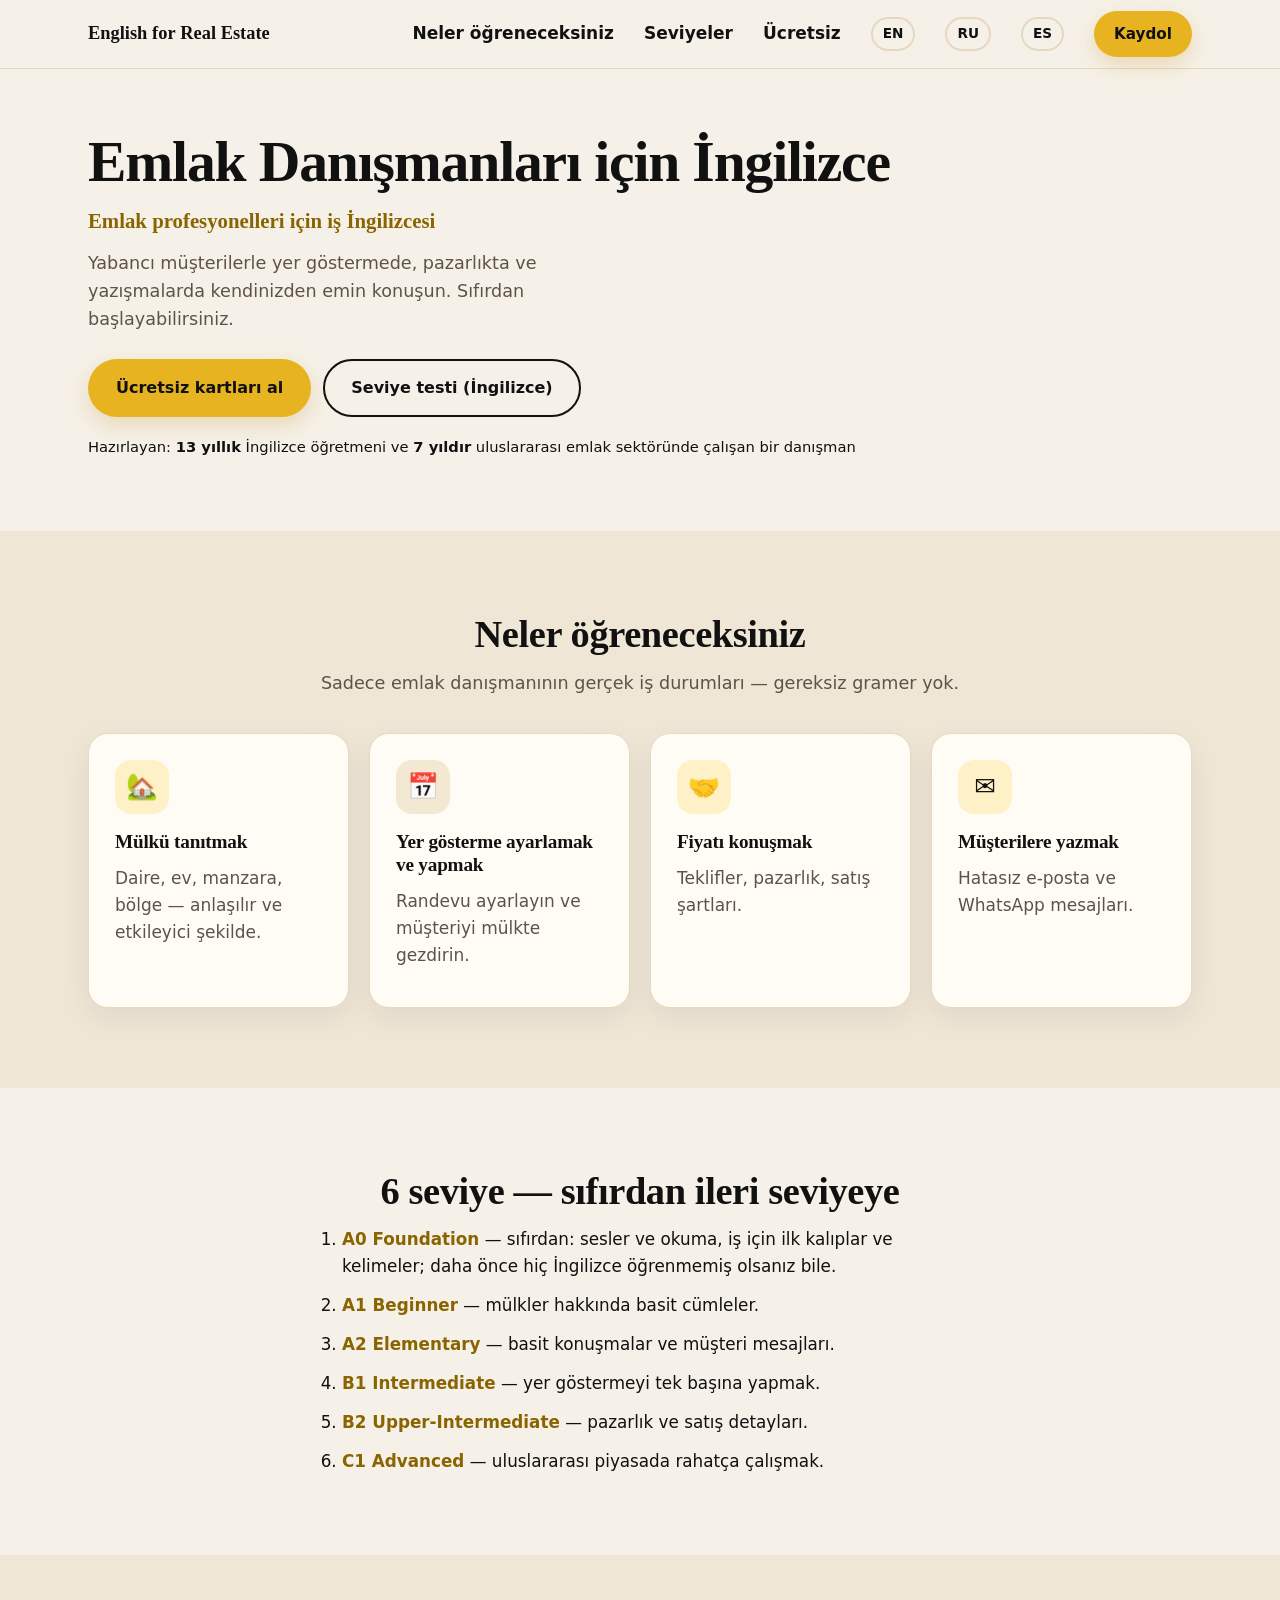
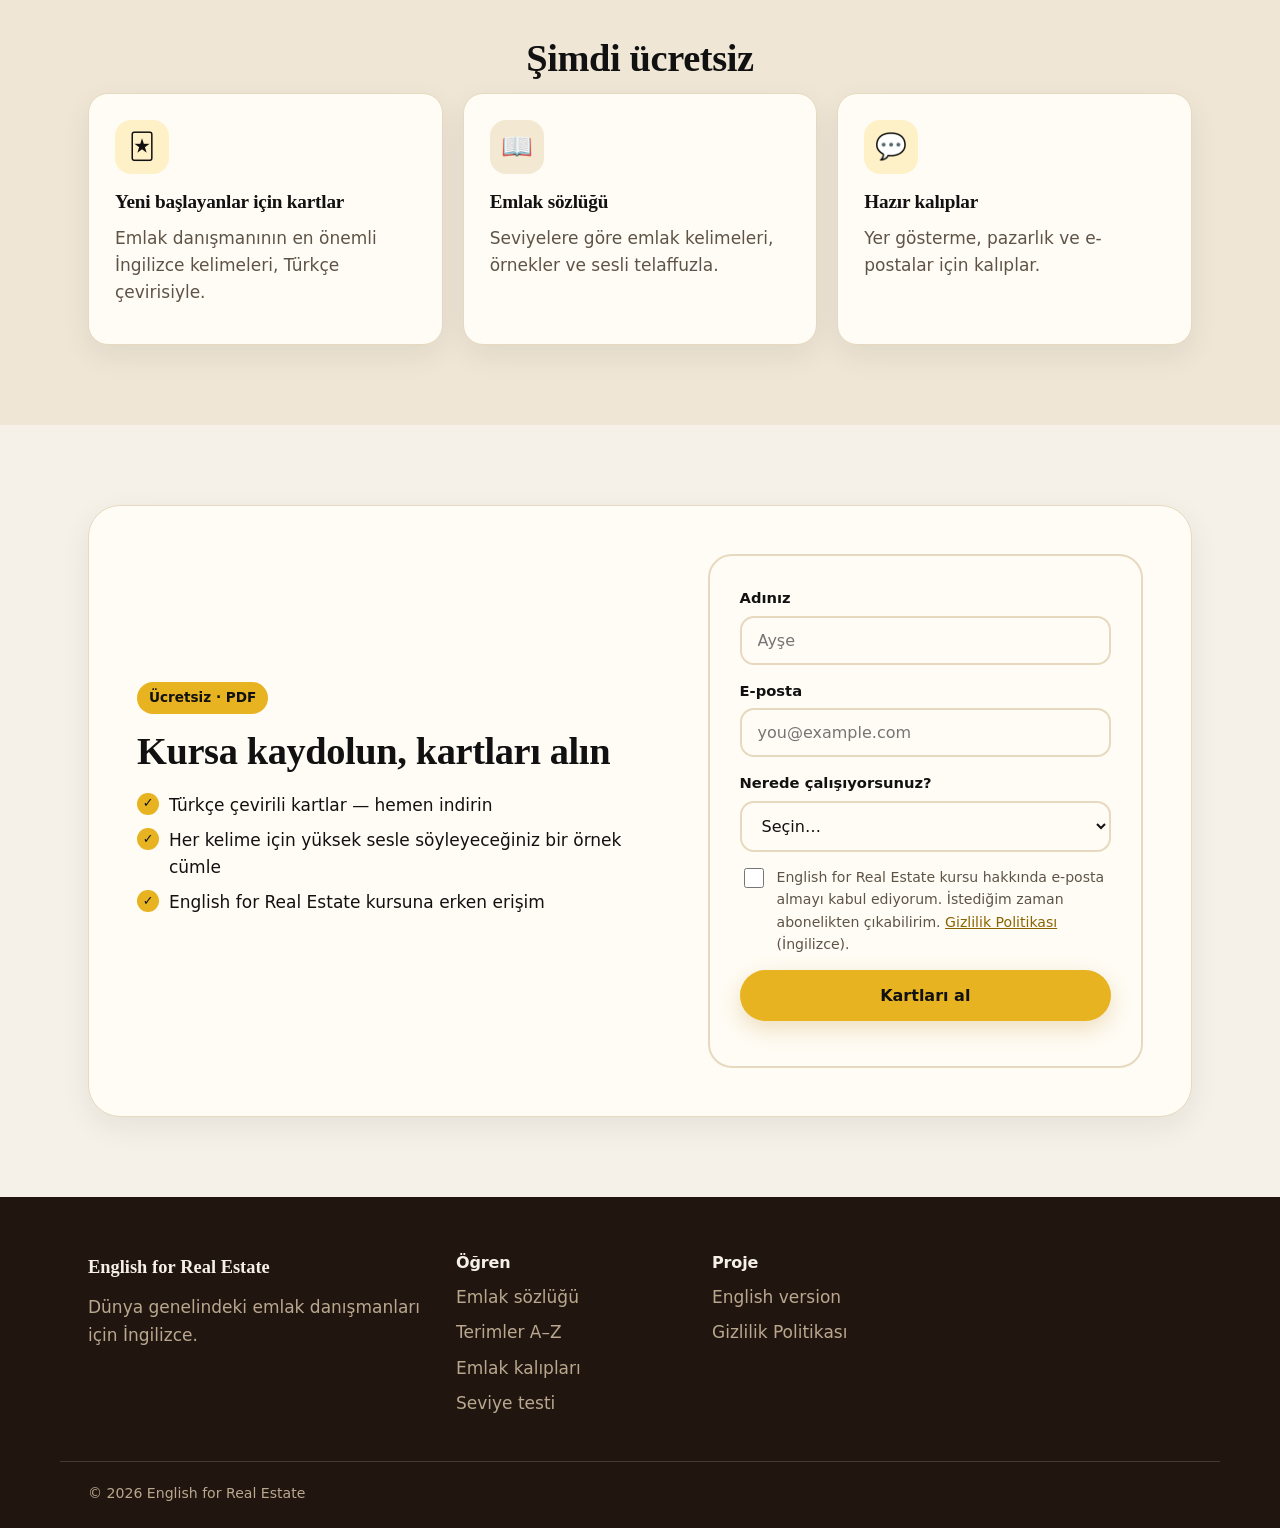
<file: tr.html>
<!doctype html>
<html lang="tr">
<head>
  <!-- Google tag (gtag.js) -->
  <script async src="https://www.googletagmanager.com/gtag/js?id=G-TJ2BMXM7CG"></script>
  <script>
    window.dataLayer = window.dataLayer || [];
    function gtag(){dataLayer.push(arguments);}
    gtag('js', new Date());
    gtag('config', 'G-TJ2BMXM7CG');
  </script>
  <meta charset="utf-8">
  <meta name="viewport" content="width=device-width, initial-scale=1">
  <title>Emlak Danışmanları için İngilizce — Emlakçılara Özel İngilizce Kursu</title>
  <meta name="description" content="Emlak danışmanları için İngilizce: yer gösterme, pazarlık ve müşteri yazışmaları için kelimeler ve kalıplar. Sıfırdan profesyonel seviyeye. Türkçe çevirili ücretsiz kartlar.">
  <link rel="canonical" href="https://www.englishforrealestate.com/tr">
  <link rel="alternate" hreflang="en" href="https://www.englishforrealestate.com/">
  <link rel="alternate" hreflang="ru" href="https://www.englishforrealestate.com/ru">
  <link rel="alternate" hreflang="tr" href="https://www.englishforrealestate.com/tr">
  <link rel="alternate" hreflang="es" href="https://www.englishforrealestate.com/es">
  <link rel="alternate" hreflang="x-default" href="https://www.englishforrealestate.com/">
  <meta property="og:title" content="Emlak Danışmanları için İngilizce">
  <meta property="og:description" content="Emlak danışmanları için İngilizce: sıfırdan yabancı müşterilerle çalışmaya.">
  <meta property="og:url" content="https://www.englishforrealestate.com/tr">
  <meta property="og:locale" content="tr_TR">
  <link rel="preconnect" href="https://fonts.googleapis.com">
  <link rel="preconnect" href="https://fonts.gstatic.com" crossorigin>
  <link href="https://fonts.googleapis.com/css2?family=Nunito:wght@600;700;800&family=Inter:wght@400;500;600&display=swap&subset=latin-ext" rel="stylesheet">
  <link rel="stylesheet" href="styles.css">
</head>
<body>

<header class="site-header">
  <div class="container header-inner">
    <a href="/tr" class="logo" aria-label="English for Real Estate — ana sayfa">
      <span class="logo-mark" aria-hidden="true">🔑</span>
      <span class="logo-text">English<span>for</span>Real Estate</span>
    </a>
    <button class="menu-toggle" aria-expanded="false" aria-controls="main-nav" aria-label="Menüyü aç">
      <span></span><span></span><span></span>
    </button>
    <nav id="main-nav" class="main-nav" aria-label="Menü">
      <a href="#learn">Neler öğreneceksiniz</a>
      <a href="#levels">Seviyeler</a>
      <a href="#free">Ücretsiz</a>
      <a href="/" class="lang-switch" hreflang="en" lang="en" aria-label="English version">EN</a>
      <a href="/ru" class="lang-switch" hreflang="ru" lang="ru" aria-label="Русская версия">RU</a>
      <a href="/es" class="lang-switch" hreflang="es" lang="es" aria-label="Español">ES</a>
      <a href="#join" class="btn btn-small btn-primary nav-cta">Kaydol</a>
    </nav>
  </div>
</header>

<main>
  <section class="hero">
    <div class="container">
      <div class="hero-text">
        <h1>Emlak Danışmanları için İngilizce</h1>
        <p class="hero-sub">Emlak profesyonelleri için iş İngilizcesi</p>
        <p class="hero-desc">Yabancı müşterilerle yer göstermede, pazarlıkta ve yazışmalarda kendinizden emin konuşun. Sıfırdan başlayabilirsiniz.</p>
        <div class="hero-buttons">
          <a href="#join" class="btn btn-primary">Ücretsiz kartları al</a>
          <a href="/level-test" class="btn btn-outline" hreflang="en">Seviye testi (İngilizce)</a>
        </div>
        <p class="trust-line">Hazırlayan: <strong>13 yıllık</strong> İngilizce öğretmeni ve <strong>7 yıldır</strong> uluslararası emlak sektöründe çalışan bir danışman</p>
      </div>
    </div>
  </section>

  <section id="learn" class="section section-tint">
    <div class="container">
      <h2>Neler öğreneceksiniz</h2>
      <p class="section-lead">Sadece emlak danışmanının gerçek iş durumları — gereksiz gramer yok.</p>
      <div class="ru-grid">
        <div class="card"><div class="card-icon" style="--c:var(--yellow-soft)">🏡</div><h3>Mülkü tanıtmak</h3><p>Daire, ev, manzara, bölge — anlaşılır ve etkileyici şekilde.</p></div>
        <div class="card"><div class="card-icon" style="--c:var(--teal-soft)">📅</div><h3>Yer gösterme ayarlamak ve yapmak</h3><p>Randevu ayarlayın ve müşteriyi mülkte gezdirin.</p></div>
        <div class="card"><div class="card-icon" style="--c:var(--coral-soft)">🤝</div><h3>Fiyatı konuşmak</h3><p>Teklifler, pazarlık, satış şartları.</p></div>
        <div class="card"><div class="card-icon" style="--c:var(--yellow-soft)">✉️</div><h3>Müşterilere yazmak</h3><p>Hatasız e-posta ve WhatsApp mesajları.</p></div>
      </div>
    </div>
  </section>

  <section id="levels" class="section">
    <div class="container">
      <h2>6 seviye — sıfırdan ileri seviyeye</h2>
      <ol class="ru-levels">
        <li><strong>A0 Foundation</strong> — sıfırdan: sesler ve okuma, iş için ilk kalıplar ve kelimeler; daha önce hiç İngilizce öğrenmemiş olsanız bile.</li>
        <li><strong>A1 Beginner</strong> — mülkler hakkında basit cümleler.</li>
        <li><strong>A2 Elementary</strong> — basit konuşmalar ve müşteri mesajları.</li>
        <li><strong>B1 Intermediate</strong> — yer göstermeyi tek başına yapmak.</li>
        <li><strong>B2 Upper-Intermediate</strong> — pazarlık ve satış detayları.</li>
        <li><strong>C1 Advanced</strong> — uluslararası piyasada rahatça çalışmak.</li>
      </ol>
    </div>
  </section>

  <section id="free" class="section section-tint">
    <div class="container">
      <h2>Şimdi ücretsiz</h2>
      <div class="ru-grid">
        <a class="card" href="#join"><div class="card-icon" style="--c:var(--yellow-soft)">🃏</div><h3>Yeni başlayanlar için kartlar</h3><p>Emlak danışmanının en önemli İngilizce kelimeleri, Türkçe çevirisiyle.</p></a>
        <a class="card" href="/vocabulary" hreflang="en"><div class="card-icon" style="--c:var(--teal-soft)">📖</div><h3>Emlak sözlüğü</h3><p>Seviyelere göre emlak kelimeleri, örnekler ve sesli telaffuzla.</p></a>
        <a class="card" href="/phrases" hreflang="en"><div class="card-icon" style="--c:var(--coral-soft)">💬</div><h3>Hazır kalıplar</h3><p>Yer gösterme, pazarlık ve e-postalar için kalıplar.</p></a>
      </div>
    </div>
  </section>

  <section id="join" class="section">
    <div class="container">
      <div class="app-box">
        <div>
          <span class="tag tag-yellow">Ücretsiz · PDF</span>
          <h2>Kursa kaydolun, kartları alın</h2>
          <ul class="checklist">
            <li>Türkçe çevirili kartlar — hemen indirin</li>
            <li>Her kelime için yüksek sesle söyleyeceğiniz bir örnek cümle</li>
            <li>English for Real Estate kursuna erken erişim</li>
          </ul>
        </div>

        <div class="waitlist">
          <form class="signup" data-form="waitlist" data-source="tr" novalidate>
            <input type="hidden" name="language" value="Turkish">
            <label class="field">
              <span>Adınız</span>
              <input type="text" name="name" autocomplete="given-name" placeholder="Ayşe">
            </label>
            <label class="field">
              <span>E-posta</span>
              <input type="email" name="email" autocomplete="email" placeholder="you@example.com">
            </label>
            <label class="field">
              <span>Nerede çalışıyorsunuz?</span>
              <select name="market">
                <option value="">Seçin…</option>
                <option value="UAE">BAE</option>
                <option value="USA">ABD</option>
                <option value="Other">Diğer</option>
              </select>
            </label>
            <label class="consent">
              <input type="checkbox" name="consent">
              <span>English for Real Estate kursu hakkında e-posta almayı kabul ediyorum. İstediğim zaman abonelikten çıkabilirim. <a href="/privacy">Gizlilik Politikası</a> (İngilizce).</span>
            </label>
            <button type="submit" class="btn btn-primary btn-block">Kartları al</button>
            <p class="form-status" role="status" aria-live="polite"></p>
            <div class="pdf-download" hidden></div>
          </form>
        </div>
      </div>
    </div>
  </section>
</main>

<footer class="site-footer">
  <div class="container footer-grid">
    <div>
      <a href="/tr" class="logo logo-light"><span class="logo-mark" aria-hidden="true">🔑</span><span class="logo-text">English<span>for</span>Real Estate</span></a>
      <p>Dünya genelindeki emlak danışmanları için İngilizce.</p>
    </div>
    <div>
      <h4>Öğren</h4>
      <a href="/vocabulary" hreflang="en">Emlak sözlüğü</a>
      <a href="/terms" hreflang="en">Terimler A–Z</a>
      <a href="/phrases" hreflang="en">Emlak kalıpları</a>
      <a href="/level-test" hreflang="en">Seviye testi</a>
    </div>
    <div>
      <h4>Proje</h4>
      <a href="/" hreflang="en">English version</a>
      <a href="/privacy">Gizlilik Politikası</a>
    </div>
  </div>
  <div class="container footer-bottom">© 2026 English for Real Estate</div>
</footer>

<script src="script.js"></script>
</body>
</html>
</file>
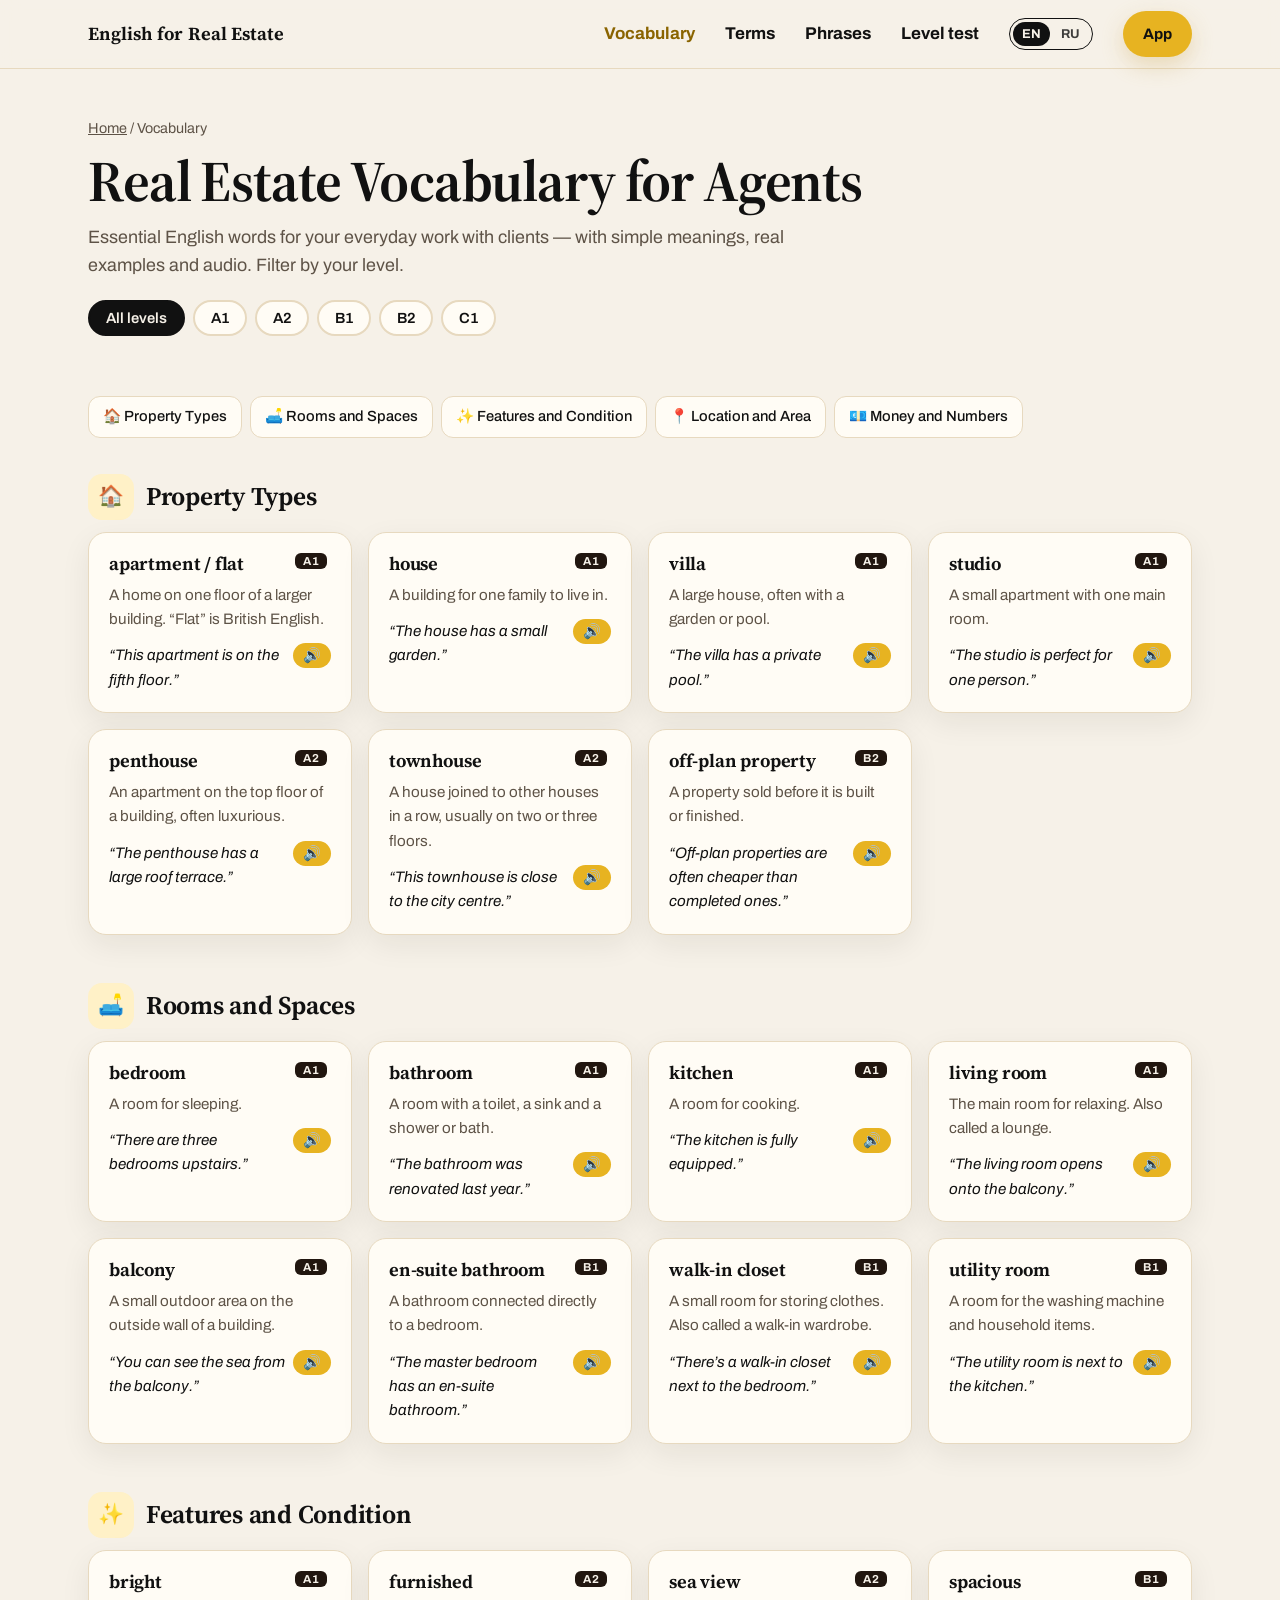
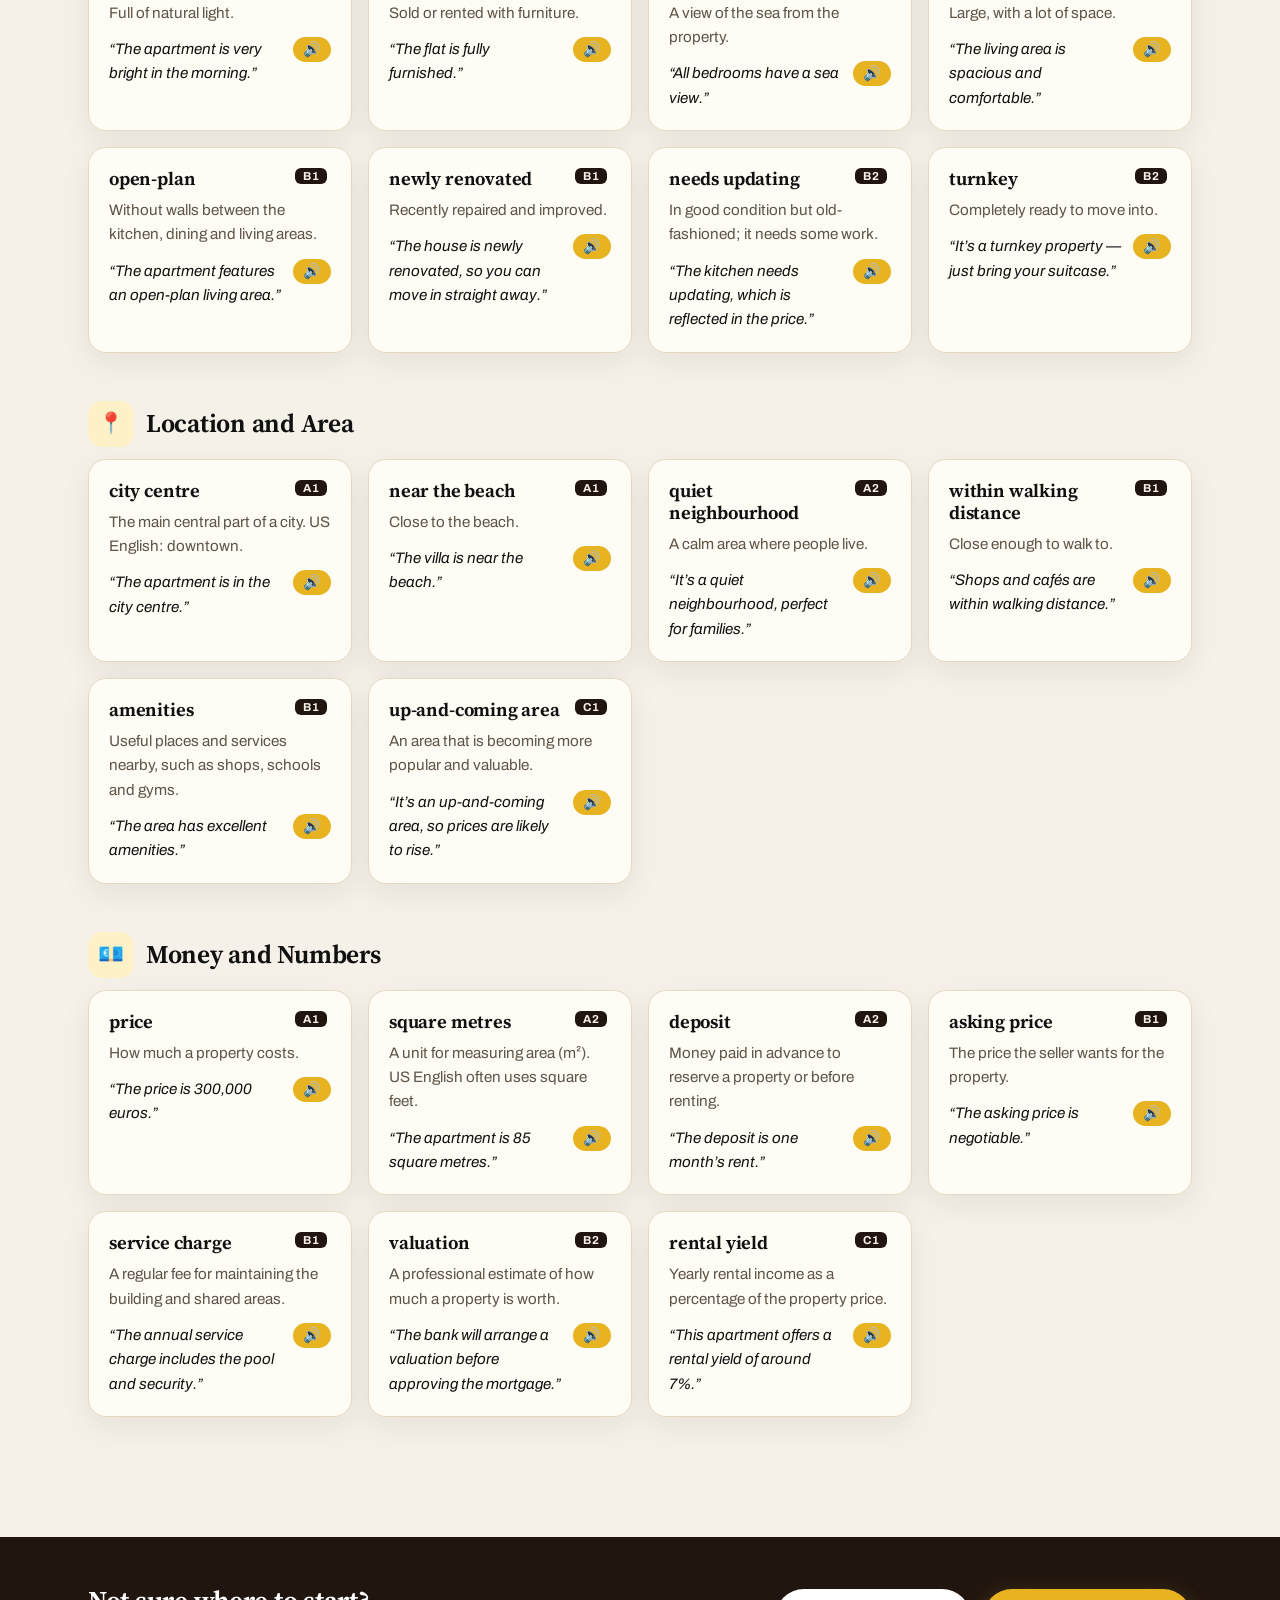
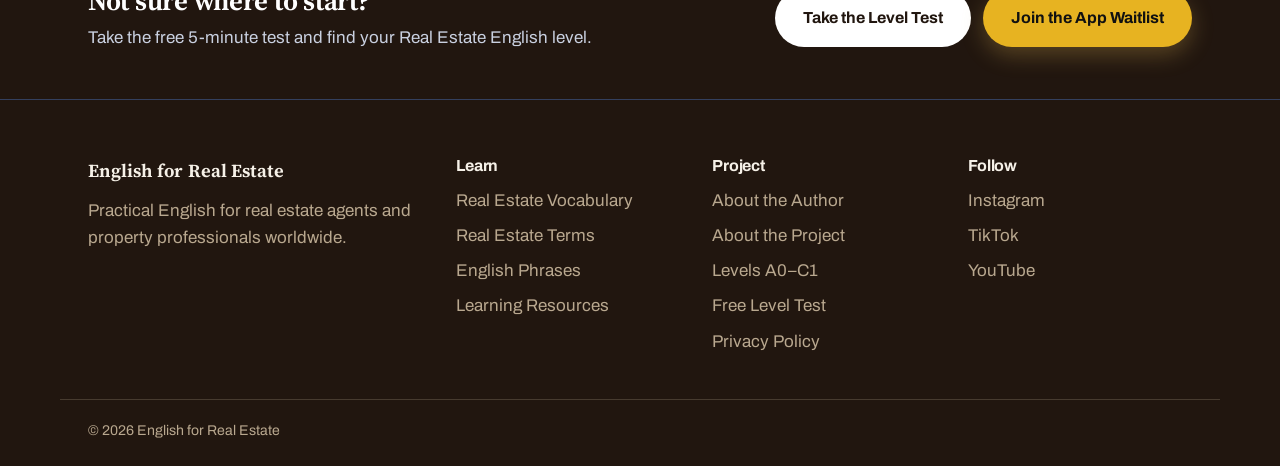
<file: vocabulary.html>
<!doctype html>
<html lang="en">
<head>
  <!-- Google tag (gtag.js) -->
  <script async src="https://www.googletagmanager.com/gtag/js?id=G-TJ2BMXM7CG"></script>
  <script>
    window.dataLayer = window.dataLayer || [];
    function gtag(){dataLayer.push(arguments);}
    gtag('js', new Date());
    gtag('config', 'G-TJ2BMXM7CG');
  </script>
  <meta charset="utf-8">
  <meta name="viewport" content="width=device-width, initial-scale=1">
  <link rel="icon" href="/favicon.ico" sizes="48x48">
  <link rel="icon" href="/icon-192.png" type="image/png" sizes="192x192">
  <link rel="apple-touch-icon" href="/apple-touch-icon.png">
  <link rel="manifest" href="/site.webmanifest">
  <meta name="theme-color" content="#21160F">
  <title>Real Estate Agent Vocabulary — English Words by Level (A1–C1)</title>
  <meta name="description" content="Essential English vocabulary for real estate agents: property types, rooms, features, location and money. Meanings, examples and audio, sorted by level A1–C1.">
  <link rel="canonical" href="https://www.englishforrealestate.com/vocabulary">
  <meta property="og:title" content="Real Estate Vocabulary for Agents">
  <meta property="og:description" content="Essential English vocabulary for real estate agents: property types, rooms, features, location and money. Meanings, examples and audio, sorted by level A1–C1.">
  <link rel="preconnect" href="https://fonts.googleapis.com">
  <link rel="preconnect" href="https://fonts.gstatic.com" crossorigin>
  <link href="https://fonts.googleapis.com/css2?family=Source+Serif+4:ital,opsz,wght@0,8..60,400..800;1,8..60,400..700&family=Archivo:wdth,wght@75..125,400..800&display=swap" rel="stylesheet">
  <link rel="stylesheet" href="styles.css">
</head>
<body>

<header class="site-header">
  <div class="container header-inner">
    <a href="/" class="logo" aria-label="English for Real Estate — home">
      <span class="logo-mark" aria-hidden="true">🔑</span>
      <span class="logo-text">English<span>for</span>Real Estate</span>
    </a>
    <button class="menu-toggle" aria-expanded="false" aria-controls="main-nav" aria-label="Open menu">
      <span></span><span></span><span></span>
    </button>
    <nav id="main-nav" class="main-nav" aria-label="Main">
      <a href="/vocabulary" aria-current="page">Vocabulary</a>
      <a href="/terms">Terms</a>
      <a href="/phrases">Phrases</a>
      <a href="/level-test">Level test</a>
      <span class="langs"><a aria-current="true">EN</a><a href="/ru" hreflang="ru" lang="ru" aria-label="Русская версия">RU</a></span>
      <a href="/#app" class="btn btn-small btn-primary nav-cta">App</a>
    </nav>
  </div>
</header>

<main>
  <section class="page-hero">
    <div class="container">
      <nav class="crumbs" aria-label="Breadcrumb"><a href="/">Home</a> / <span>Vocabulary</span></nav>
      <h1>Real Estate Vocabulary for Agents</h1>
      <p class="page-lead">Essential English words for your everyday work with clients — with simple meanings, real examples and audio. Filter by your level.</p>
      <div class="chips" role="group" aria-label="Filter by level"><button type="button" class="chip" aria-pressed="true" data-filter="all">All levels</button><button type="button" class="chip" aria-pressed="false" data-filter="A1">A1</button><button type="button" class="chip" aria-pressed="false" data-filter="A2">A2</button><button type="button" class="chip" aria-pressed="false" data-filter="B1">B1</button><button type="button" class="chip" aria-pressed="false" data-filter="B2">B2</button><button type="button" class="chip" aria-pressed="false" data-filter="C1">C1</button></div>
    </div>
  </section>

  <section class="section section-tight">
    <div class="container">
      <nav class="toc" aria-label="Topics"><a href="#property-types">🏠 Property Types</a><a href="#rooms">🛋️ Rooms and Spaces</a><a href="#features">✨ Features and Condition</a><a href="#location">📍 Location and Area</a><a href="#money">💶 Money and Numbers</a></nav>
      <section id="property-types" class="topic filter-group">
        <h2><span class="topic-icon">🏠</span>Property Types</h2>
        <div class="word-grid">
          <article class="word-card" data-level="A1">
            <div class="word-top"><h3>apartment / flat</h3><span class="lvl">A1</span></div>
            <p class="word-meaning">A home on one floor of a larger building. “Flat” is British English.</p>
            <p class="word-example">“This apartment is on the fifth floor.” <button class="listen listen-sm" data-say="This apartment is on the fifth floor." aria-label="Listen: This apartment is on the fifth floor.">🔊</button></p>
          </article>
          <article class="word-card" data-level="A1">
            <div class="word-top"><h3>house</h3><span class="lvl">A1</span></div>
            <p class="word-meaning">A building for one family to live in.</p>
            <p class="word-example">“The house has a small garden.” <button class="listen listen-sm" data-say="The house has a small garden." aria-label="Listen: The house has a small garden.">🔊</button></p>
          </article>
          <article class="word-card" data-level="A1">
            <div class="word-top"><h3>villa</h3><span class="lvl">A1</span></div>
            <p class="word-meaning">A large house, often with a garden or pool.</p>
            <p class="word-example">“The villa has a private pool.” <button class="listen listen-sm" data-say="The villa has a private pool." aria-label="Listen: The villa has a private pool.">🔊</button></p>
          </article>
          <article class="word-card" data-level="A1">
            <div class="word-top"><h3>studio</h3><span class="lvl">A1</span></div>
            <p class="word-meaning">A small apartment with one main room.</p>
            <p class="word-example">“The studio is perfect for one person.” <button class="listen listen-sm" data-say="The studio is perfect for one person." aria-label="Listen: The studio is perfect for one person.">🔊</button></p>
          </article>
          <article class="word-card" data-level="A2">
            <div class="word-top"><h3>penthouse</h3><span class="lvl">A2</span></div>
            <p class="word-meaning">An apartment on the top floor of a building, often luxurious.</p>
            <p class="word-example">“The penthouse has a large roof terrace.” <button class="listen listen-sm" data-say="The penthouse has a large roof terrace." aria-label="Listen: The penthouse has a large roof terrace.">🔊</button></p>
          </article>
          <article class="word-card" data-level="A2">
            <div class="word-top"><h3>townhouse</h3><span class="lvl">A2</span></div>
            <p class="word-meaning">A house joined to other houses in a row, usually on two or three floors.</p>
            <p class="word-example">“This townhouse is close to the city centre.” <button class="listen listen-sm" data-say="This townhouse is close to the city centre." aria-label="Listen: This townhouse is close to the city centre.">🔊</button></p>
          </article>
          <article class="word-card" data-level="B2">
            <div class="word-top"><h3>off-plan property</h3><span class="lvl">B2</span></div>
            <p class="word-meaning">A property sold before it is built or finished.</p>
            <p class="word-example">“Off-plan properties are often cheaper than completed ones.” <button class="listen listen-sm" data-say="Off-plan properties are often cheaper than completed ones." aria-label="Listen: Off-plan properties are often cheaper than completed ones.">🔊</button></p>
          </article>
        </div>
      </section>
      <section id="rooms" class="topic filter-group">
        <h2><span class="topic-icon">🛋️</span>Rooms and Spaces</h2>
        <div class="word-grid">
          <article class="word-card" data-level="A1">
            <div class="word-top"><h3>bedroom</h3><span class="lvl">A1</span></div>
            <p class="word-meaning">A room for sleeping.</p>
            <p class="word-example">“There are three bedrooms upstairs.” <button class="listen listen-sm" data-say="There are three bedrooms upstairs." aria-label="Listen: There are three bedrooms upstairs.">🔊</button></p>
          </article>
          <article class="word-card" data-level="A1">
            <div class="word-top"><h3>bathroom</h3><span class="lvl">A1</span></div>
            <p class="word-meaning">A room with a toilet, a sink and a shower or bath.</p>
            <p class="word-example">“The bathroom was renovated last year.” <button class="listen listen-sm" data-say="The bathroom was renovated last year." aria-label="Listen: The bathroom was renovated last year.">🔊</button></p>
          </article>
          <article class="word-card" data-level="A1">
            <div class="word-top"><h3>kitchen</h3><span class="lvl">A1</span></div>
            <p class="word-meaning">A room for cooking.</p>
            <p class="word-example">“The kitchen is fully equipped.” <button class="listen listen-sm" data-say="The kitchen is fully equipped." aria-label="Listen: The kitchen is fully equipped.">🔊</button></p>
          </article>
          <article class="word-card" data-level="A1">
            <div class="word-top"><h3>living room</h3><span class="lvl">A1</span></div>
            <p class="word-meaning">The main room for relaxing. Also called a lounge.</p>
            <p class="word-example">“The living room opens onto the balcony.” <button class="listen listen-sm" data-say="The living room opens onto the balcony." aria-label="Listen: The living room opens onto the balcony.">🔊</button></p>
          </article>
          <article class="word-card" data-level="A1">
            <div class="word-top"><h3>balcony</h3><span class="lvl">A1</span></div>
            <p class="word-meaning">A small outdoor area on the outside wall of a building.</p>
            <p class="word-example">“You can see the sea from the balcony.” <button class="listen listen-sm" data-say="You can see the sea from the balcony." aria-label="Listen: You can see the sea from the balcony.">🔊</button></p>
          </article>
          <article class="word-card" data-level="B1">
            <div class="word-top"><h3>en-suite bathroom</h3><span class="lvl">B1</span></div>
            <p class="word-meaning">A bathroom connected directly to a bedroom.</p>
            <p class="word-example">“The master bedroom has an en-suite bathroom.” <button class="listen listen-sm" data-say="The master bedroom has an en-suite bathroom." aria-label="Listen: The master bedroom has an en-suite bathroom.">🔊</button></p>
          </article>
          <article class="word-card" data-level="B1">
            <div class="word-top"><h3>walk-in closet</h3><span class="lvl">B1</span></div>
            <p class="word-meaning">A small room for storing clothes. Also called a walk-in wardrobe.</p>
            <p class="word-example">“There’s a walk-in closet next to the bedroom.” <button class="listen listen-sm" data-say="There’s a walk-in closet next to the bedroom." aria-label="Listen: There’s a walk-in closet next to the bedroom.">🔊</button></p>
          </article>
          <article class="word-card" data-level="B1">
            <div class="word-top"><h3>utility room</h3><span class="lvl">B1</span></div>
            <p class="word-meaning">A room for the washing machine and household items.</p>
            <p class="word-example">“The utility room is next to the kitchen.” <button class="listen listen-sm" data-say="The utility room is next to the kitchen." aria-label="Listen: The utility room is next to the kitchen.">🔊</button></p>
          </article>
        </div>
      </section>
      <section id="features" class="topic filter-group">
        <h2><span class="topic-icon">✨</span>Features and Condition</h2>
        <div class="word-grid">
          <article class="word-card" data-level="A1">
            <div class="word-top"><h3>bright</h3><span class="lvl">A1</span></div>
            <p class="word-meaning">Full of natural light.</p>
            <p class="word-example">“The apartment is very bright in the morning.” <button class="listen listen-sm" data-say="The apartment is very bright in the morning." aria-label="Listen: The apartment is very bright in the morning.">🔊</button></p>
          </article>
          <article class="word-card" data-level="A2">
            <div class="word-top"><h3>furnished</h3><span class="lvl">A2</span></div>
            <p class="word-meaning">Sold or rented with furniture.</p>
            <p class="word-example">“The flat is fully furnished.” <button class="listen listen-sm" data-say="The flat is fully furnished." aria-label="Listen: The flat is fully furnished.">🔊</button></p>
          </article>
          <article class="word-card" data-level="A2">
            <div class="word-top"><h3>sea view</h3><span class="lvl">A2</span></div>
            <p class="word-meaning">A view of the sea from the property.</p>
            <p class="word-example">“All bedrooms have a sea view.” <button class="listen listen-sm" data-say="All bedrooms have a sea view." aria-label="Listen: All bedrooms have a sea view.">🔊</button></p>
          </article>
          <article class="word-card" data-level="B1">
            <div class="word-top"><h3>spacious</h3><span class="lvl">B1</span></div>
            <p class="word-meaning">Large, with a lot of space.</p>
            <p class="word-example">“The living area is spacious and comfortable.” <button class="listen listen-sm" data-say="The living area is spacious and comfortable." aria-label="Listen: The living area is spacious and comfortable.">🔊</button></p>
          </article>
          <article class="word-card" data-level="B1">
            <div class="word-top"><h3>open-plan</h3><span class="lvl">B1</span></div>
            <p class="word-meaning">Without walls between the kitchen, dining and living areas.</p>
            <p class="word-example">“The apartment features an open-plan living area.” <button class="listen listen-sm" data-say="The apartment features an open-plan living area." aria-label="Listen: The apartment features an open-plan living area.">🔊</button></p>
          </article>
          <article class="word-card" data-level="B1">
            <div class="word-top"><h3>newly renovated</h3><span class="lvl">B1</span></div>
            <p class="word-meaning">Recently repaired and improved.</p>
            <p class="word-example">“The house is newly renovated, so you can move in straight away.” <button class="listen listen-sm" data-say="The house is newly renovated, so you can move in straight away." aria-label="Listen: The house is newly renovated, so you can move in straight away.">🔊</button></p>
          </article>
          <article class="word-card" data-level="B2">
            <div class="word-top"><h3>needs updating</h3><span class="lvl">B2</span></div>
            <p class="word-meaning">In good condition but old-fashioned; it needs some work.</p>
            <p class="word-example">“The kitchen needs updating, which is reflected in the price.” <button class="listen listen-sm" data-say="The kitchen needs updating, which is reflected in the price." aria-label="Listen: The kitchen needs updating, which is reflected in the price.">🔊</button></p>
          </article>
          <article class="word-card" data-level="B2">
            <div class="word-top"><h3>turnkey</h3><span class="lvl">B2</span></div>
            <p class="word-meaning">Completely ready to move into.</p>
            <p class="word-example">“It’s a turnkey property — just bring your suitcase.” <button class="listen listen-sm" data-say="It’s a turnkey property — just bring your suitcase." aria-label="Listen: It’s a turnkey property — just bring your suitcase.">🔊</button></p>
          </article>
        </div>
      </section>
      <section id="location" class="topic filter-group">
        <h2><span class="topic-icon">📍</span>Location and Area</h2>
        <div class="word-grid">
          <article class="word-card" data-level="A1">
            <div class="word-top"><h3>city centre</h3><span class="lvl">A1</span></div>
            <p class="word-meaning">The main central part of a city. US English: downtown.</p>
            <p class="word-example">“The apartment is in the city centre.” <button class="listen listen-sm" data-say="The apartment is in the city centre." aria-label="Listen: The apartment is in the city centre.">🔊</button></p>
          </article>
          <article class="word-card" data-level="A1">
            <div class="word-top"><h3>near the beach</h3><span class="lvl">A1</span></div>
            <p class="word-meaning">Close to the beach.</p>
            <p class="word-example">“The villa is near the beach.” <button class="listen listen-sm" data-say="The villa is near the beach." aria-label="Listen: The villa is near the beach.">🔊</button></p>
          </article>
          <article class="word-card" data-level="A2">
            <div class="word-top"><h3>quiet neighbourhood</h3><span class="lvl">A2</span></div>
            <p class="word-meaning">A calm area where people live.</p>
            <p class="word-example">“It’s a quiet neighbourhood, perfect for families.” <button class="listen listen-sm" data-say="It’s a quiet neighbourhood, perfect for families." aria-label="Listen: It’s a quiet neighbourhood, perfect for families.">🔊</button></p>
          </article>
          <article class="word-card" data-level="B1">
            <div class="word-top"><h3>within walking distance</h3><span class="lvl">B1</span></div>
            <p class="word-meaning">Close enough to walk to.</p>
            <p class="word-example">“Shops and cafés are within walking distance.” <button class="listen listen-sm" data-say="Shops and cafés are within walking distance." aria-label="Listen: Shops and cafés are within walking distance.">🔊</button></p>
          </article>
          <article class="word-card" data-level="B1">
            <div class="word-top"><h3>amenities</h3><span class="lvl">B1</span></div>
            <p class="word-meaning">Useful places and services nearby, such as shops, schools and gyms.</p>
            <p class="word-example">“The area has excellent amenities.” <button class="listen listen-sm" data-say="The area has excellent amenities." aria-label="Listen: The area has excellent amenities.">🔊</button></p>
          </article>
          <article class="word-card" data-level="C1">
            <div class="word-top"><h3>up-and-coming area</h3><span class="lvl">C1</span></div>
            <p class="word-meaning">An area that is becoming more popular and valuable.</p>
            <p class="word-example">“It’s an up-and-coming area, so prices are likely to rise.” <button class="listen listen-sm" data-say="It’s an up-and-coming area, so prices are likely to rise." aria-label="Listen: It’s an up-and-coming area, so prices are likely to rise.">🔊</button></p>
          </article>
        </div>
      </section>
      <section id="money" class="topic filter-group">
        <h2><span class="topic-icon">💶</span>Money and Numbers</h2>
        <div class="word-grid">
          <article class="word-card" data-level="A1">
            <div class="word-top"><h3>price</h3><span class="lvl">A1</span></div>
            <p class="word-meaning">How much a property costs.</p>
            <p class="word-example">“The price is 300,000 euros.” <button class="listen listen-sm" data-say="The price is 300,000 euros." aria-label="Listen: The price is 300,000 euros.">🔊</button></p>
          </article>
          <article class="word-card" data-level="A2">
            <div class="word-top"><h3>square metres</h3><span class="lvl">A2</span></div>
            <p class="word-meaning">A unit for measuring area (m²). US English often uses square feet.</p>
            <p class="word-example">“The apartment is 85 square metres.” <button class="listen listen-sm" data-say="The apartment is 85 square metres." aria-label="Listen: The apartment is 85 square metres.">🔊</button></p>
          </article>
          <article class="word-card" data-level="A2">
            <div class="word-top"><h3>deposit</h3><span class="lvl">A2</span></div>
            <p class="word-meaning">Money paid in advance to reserve a property or before renting.</p>
            <p class="word-example">“The deposit is one month’s rent.” <button class="listen listen-sm" data-say="The deposit is one month’s rent." aria-label="Listen: The deposit is one month’s rent.">🔊</button></p>
          </article>
          <article class="word-card" data-level="B1">
            <div class="word-top"><h3>asking price</h3><span class="lvl">B1</span></div>
            <p class="word-meaning">The price the seller wants for the property.</p>
            <p class="word-example">“The asking price is negotiable.” <button class="listen listen-sm" data-say="The asking price is negotiable." aria-label="Listen: The asking price is negotiable.">🔊</button></p>
          </article>
          <article class="word-card" data-level="B1">
            <div class="word-top"><h3>service charge</h3><span class="lvl">B1</span></div>
            <p class="word-meaning">A regular fee for maintaining the building and shared areas.</p>
            <p class="word-example">“The annual service charge includes the pool and security.” <button class="listen listen-sm" data-say="The annual service charge includes the pool and security." aria-label="Listen: The annual service charge includes the pool and security.">🔊</button></p>
          </article>
          <article class="word-card" data-level="B2">
            <div class="word-top"><h3>valuation</h3><span class="lvl">B2</span></div>
            <p class="word-meaning">A professional estimate of how much a property is worth.</p>
            <p class="word-example">“The bank will arrange a valuation before approving the mortgage.” <button class="listen listen-sm" data-say="The bank will arrange a valuation before approving the mortgage." aria-label="Listen: The bank will arrange a valuation before approving the mortgage.">🔊</button></p>
          </article>
          <article class="word-card" data-level="C1">
            <div class="word-top"><h3>rental yield</h3><span class="lvl">C1</span></div>
            <p class="word-meaning">Yearly rental income as a percentage of the property price.</p>
            <p class="word-example">“This apartment offers a rental yield of around 7%.” <button class="listen listen-sm" data-say="This apartment offers a rental yield of around 7%." aria-label="Listen: This apartment offers a rental yield of around 7%.">🔊</button></p>
          </article>
        </div>
      </section>
      <p class="empty-note" hidden>No words at this level in this list yet.</p>
    </div>
  </section>
</main>

<section class="cta-band">
  <div class="container cta-inner">
    <div>
      <h2>Not sure where to start?</h2>
      <p>Take the free 5-minute test and find your Real Estate English level.</p>
    </div>
    <div class="cta-buttons">
      <a href="/level-test" class="btn btn-dark">Take the Level Test</a>
      <a href="/waitlist" class="btn btn-primary">Join the App Waitlist</a>
    </div>
  </div>
</section>

<footer class="site-footer">
  <div class="container footer-grid">
    <div>
      <a href="/" class="logo logo-light"><span class="logo-mark" aria-hidden="true">🔑</span><span class="logo-text">English<span>for</span>Real Estate</span></a>
      <p>Practical English for real estate agents and property professionals worldwide.</p>
    </div>
    <div>
      <h4>Learn</h4>
      <a href="/vocabulary">Real Estate Vocabulary</a>
      <a href="/terms">Real Estate Terms</a>
      <a href="/phrases">English Phrases</a>
      <a href="/resources">Learning Resources</a>
    </div>
    <div>
      <h4>Project</h4>
      <a href="/about#author">About the Author</a>
      <a href="/about#about">About the Project</a>
      <a href="/about#levels">Levels A0–C1</a>
      <a href="/level-test">Free Level Test</a>
      <a href="/privacy">Privacy Policy</a>
    </div>
    <div>
      <h4>Follow</h4>
      <a href="https://www.instagram.com/englishforrealestateagents/" target="_blank" rel="noopener">Instagram</a>
      <a href="https://www.tiktok.com/@englishforrealestate" target="_blank" rel="noopener">TikTok</a>
      <a href="https://www.youtube.com/@EnglishForRealEstate" target="_blank" rel="noopener">YouTube</a>
    </div>
  </div>
  <div class="container footer-bottom">© 2026 English for Real Estate</div>
</footer>

<script src="script.js"></script>
<script src="filter.js"></script>
</body>
</html>
</file>
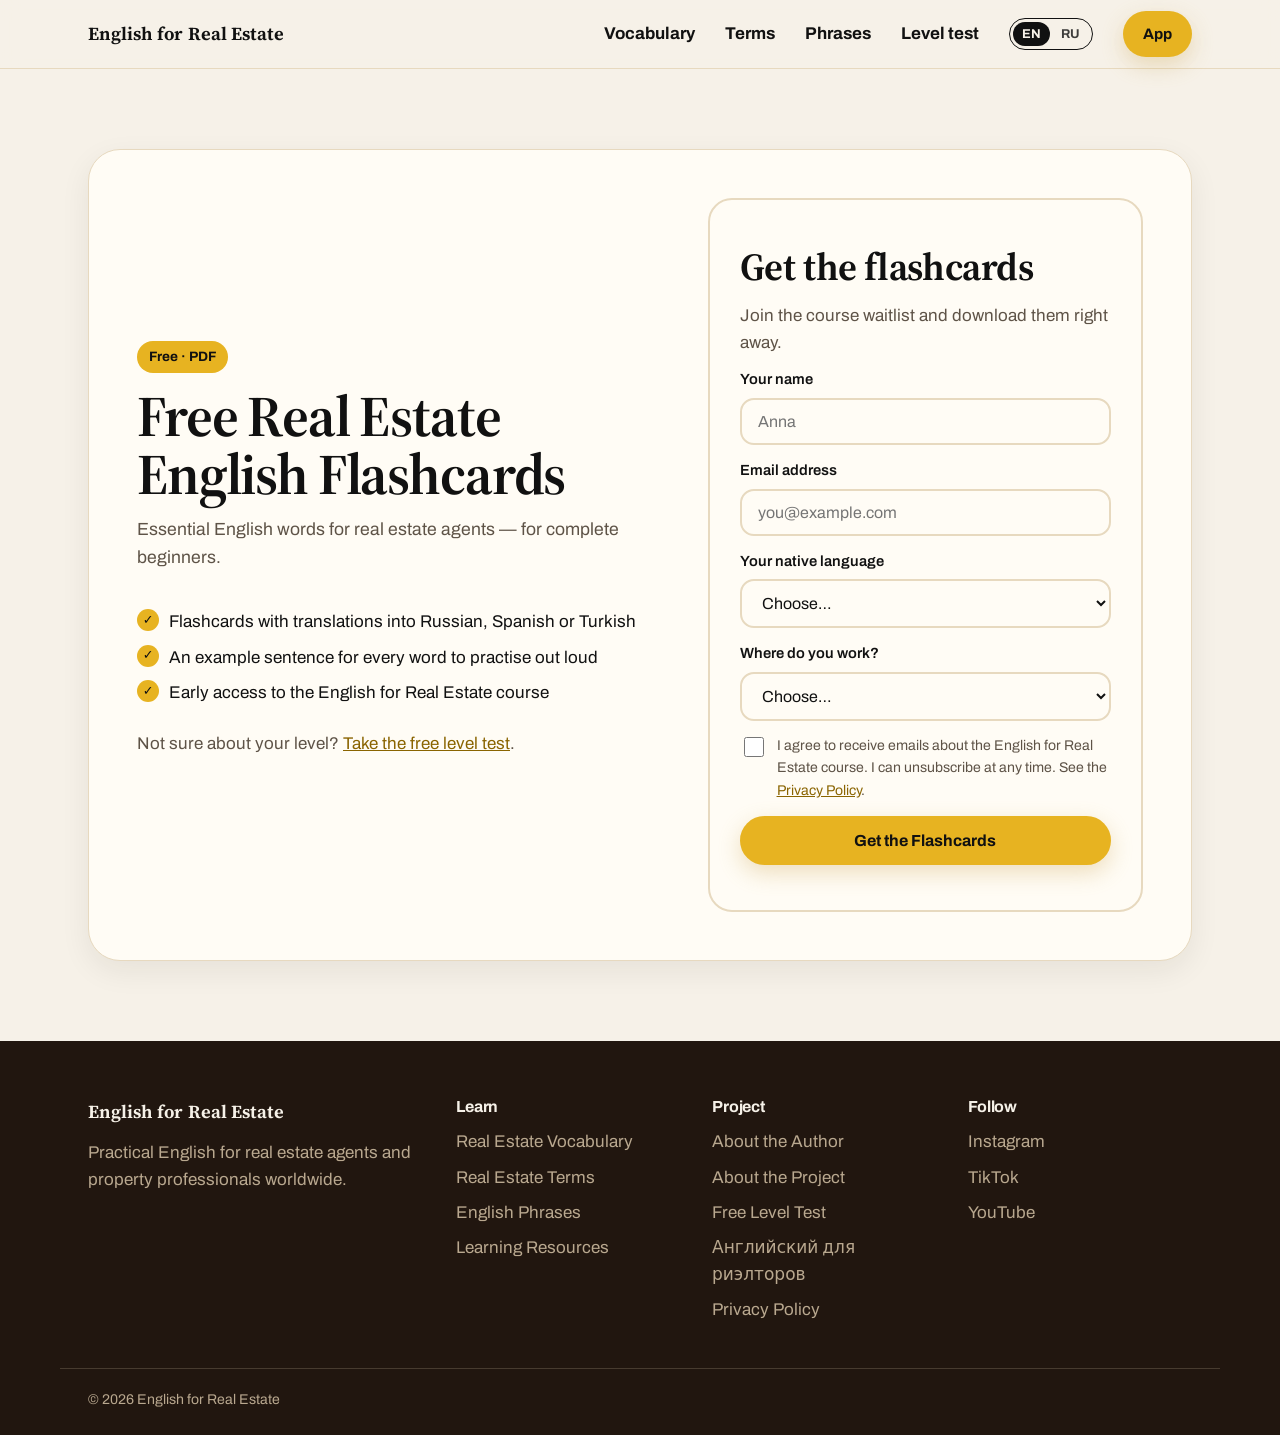
<file: waitlist.html>
<!doctype html>
<html lang="en">
<head>
  <!-- Google tag (gtag.js) -->
  <script async src="https://www.googletagmanager.com/gtag/js?id=G-TJ2BMXM7CG"></script>
  <script>
    window.dataLayer = window.dataLayer || [];
    function gtag(){dataLayer.push(arguments);}
    gtag('js', new Date());
    gtag('config', 'G-TJ2BMXM7CG');
  </script>
  <meta charset="utf-8">
  <meta name="viewport" content="width=device-width, initial-scale=1">
  <link rel="icon" href="/favicon.ico" sizes="48x48">
  <link rel="icon" href="/icon-192.png" type="image/png" sizes="192x192">
  <link rel="apple-touch-icon" href="/apple-touch-icon.png">
  <link rel="manifest" href="/site.webmanifest">
  <meta name="theme-color" content="#21160F">
  <title>Free Real Estate English Flashcards — Join the Course Waitlist</title>
  <meta name="description" content="Free beginner flashcards for real estate agents: essential English words with examples. Join the English for Real Estate course waitlist and download them now.">
  <link rel="canonical" href="https://www.englishforrealestate.com/waitlist">
  <link rel="alternate" hreflang="en" href="https://www.englishforrealestate.com/waitlist">
  <link rel="alternate" hreflang="ru" href="https://www.englishforrealestate.com/ru">
  <meta property="og:title" content="Free Real Estate English Flashcards">
  <meta property="og:description" content="Essential English words for real estate agents. Join the course waitlist and download them free.">
  <meta property="og:url" content="https://www.englishforrealestate.com/waitlist">
  <link rel="preconnect" href="https://fonts.googleapis.com">
  <link rel="preconnect" href="https://fonts.gstatic.com" crossorigin>
  <link href="https://fonts.googleapis.com/css2?family=Source+Serif+4:ital,opsz,wght@0,8..60,400..800;1,8..60,400..700&family=Archivo:wdth,wght@75..125,400..800&display=swap" rel="stylesheet">
  <link rel="stylesheet" href="styles.css">
</head>
<body>

<header class="site-header">
  <div class="container header-inner">
    <a href="/" class="logo" aria-label="English for Real Estate — home">
      <span class="logo-mark" aria-hidden="true">🔑</span>
      <span class="logo-text">English<span>for</span>Real Estate</span>
    </a>
    <button class="menu-toggle" aria-expanded="false" aria-controls="main-nav" aria-label="Open menu">
      <span></span><span></span><span></span>
    </button>
    <nav id="main-nav" class="main-nav" aria-label="Main">
      <a href="/vocabulary">Vocabulary</a>
      <a href="/terms">Terms</a>
      <a href="/phrases">Phrases</a>
      <a href="/level-test">Level test</a>
      <span class="langs"><a aria-current="true">EN</a><a href="/ru" hreflang="ru" lang="ru" aria-label="Русская версия">RU</a></span>
      <a href="/#app" class="btn btn-small btn-primary nav-cta">App</a>
    </nav>
  </div>
</header>

<main>
  <section class="section">
    <div class="container">
      <div class="app-box">
        <div>
          <span class="tag tag-yellow">Free · PDF</span>
          <h1 class="wl-title">Free Real Estate English Flashcards</h1>
          <p class="section-lead left">Essential English words for real estate agents — for complete beginners.</p>
          <ul class="checklist">
            <li>Flashcards with translations into Russian, Spanish or Turkish</li>
            <li>An example sentence for every word to practise out loud</li>
            <li>Early access to the English for Real Estate course</li>
          </ul>
          <p class="wl-note">Not sure about your level? <a href="/level-test">Take the free level test</a>.</p>
        </div>

        <div class="waitlist">
          <h2 class="wl-form-title">Get the flashcards</h2>
          <p>Join the course waitlist and download them right away.</p>
          <form class="signup" data-form="waitlist" novalidate>
            <label class="field">
              <span>Your name</span>
              <input type="text" name="name" autocomplete="given-name" placeholder="Anna">
            </label>
            <label class="field">
              <span>Email address</span>
              <input type="email" name="email" autocomplete="email" placeholder="you@example.com">
            </label>
            <label class="field">
              <span>Your native language</span>
              <select name="language" data-other="language_other">
                <option value="">Choose…</option>
                <option>Russian</option>
                <option>Spanish</option>
                <option>Turkish</option>
                <option value="Other">Other</option>
              </select>
            </label>
            <label class="field" data-other-for="language" hidden>
              <span>Which language?</span>
              <input type="text" name="language_other" placeholder="e.g. Portuguese">
            </label>
            <label class="field">
              <span>Where do you work?</span>
              <select name="market">
                <option value="">Choose…</option>
                <option>USA</option>
                <option>UAE</option>
                <option>Other</option>
              </select>
            </label>
            <label class="consent">
              <input type="checkbox" name="consent">
              <span>I agree to receive emails about the English for Real Estate course. I can unsubscribe at any time. See the <a href="/privacy">Privacy Policy</a>.</span>
            </label>
            <button type="submit" class="btn btn-primary btn-block">Get the Flashcards</button>
            <p class="form-status" role="status" aria-live="polite"></p>
            <div class="pdf-download" hidden></div>
          </form>
        </div>
      </div>
    </div>
  </section>
</main>

<footer class="site-footer">
  <div class="container footer-grid">
    <div>
      <a href="/" class="logo logo-light"><span class="logo-mark" aria-hidden="true">🔑</span><span class="logo-text">English<span>for</span>Real Estate</span></a>
      <p>Practical English for real estate agents and property professionals worldwide.</p>
    </div>
    <div>
      <h4>Learn</h4>
      <a href="/vocabulary">Real Estate Vocabulary</a>
      <a href="/terms">Real Estate Terms</a>
      <a href="/phrases">English Phrases</a>
      <a href="/resources">Learning Resources</a>
    </div>
    <div>
      <h4>Project</h4>
      <a href="/about#author">About the Author</a>
      <a href="/about#about">About the Project</a>
      <a href="/level-test">Free Level Test</a>
      <a href="/ru" lang="ru">Английский для риэлторов</a>
      <a href="/privacy">Privacy Policy</a>
    </div>
    <div>
      <h4>Follow</h4>
      <a href="https://www.instagram.com/englishforrealestateagents/" target="_blank" rel="noopener">Instagram</a>
      <a href="https://www.tiktok.com/@englishforrealestate" target="_blank" rel="noopener">TikTok</a>
      <a href="https://www.youtube.com/@EnglishForRealEstate" target="_blank" rel="noopener">YouTube</a>
    </div>
  </div>
  <div class="container footer-bottom">© 2026 English for Real Estate</div>
</footer>

<script src="script.js"></script>
</body>
</html>
</file>
<file: styles.css>
:root {
  --bg: #FFF9F3;
  --surface: #FFFFFF;
  --text: #1F2A44;
  --muted: #5B6680;
  --border: #EFE4D8;
  --coral: #FF6B4A;
  --coral-dark: #E8522F;
  --coral-soft: #FFE5DD;
  --teal: #0FA39A;
  --teal-soft: #D7F4F1;
  --yellow: #FFC23D;
  --yellow-soft: #FFF1CC;
  --violet-soft: #ECE6FF;
  --navy: #1F2A44;
  --radius: 20px;
  --shadow: 0 10px 30px rgba(31, 42, 68, 0.08);
  --font-head: "Nunito", system-ui, sans-serif;
  --font-body: "Inter", system-ui, sans-serif;
}

* { box-sizing: border-box; }
html { scroll-behavior: smooth; scroll-padding-top: 80px; }
body {
  margin: 0;
  background: var(--bg);
  color: var(--text);
  font-family: var(--font-body);
  font-size: 17px;
  line-height: 1.6;
}
img { max-width: 100%; }
a { color: var(--coral-dark); }
h1, h2, h3, h4 { font-family: var(--font-head); line-height: 1.2; margin: 0 0 12px; }
h1 { font-size: clamp(2.3rem, 5vw, 3.6rem); font-weight: 800; }
h2 { font-size: clamp(1.7rem, 3.4vw, 2.4rem); font-weight: 800; }
h3 { font-size: 1.2rem; font-weight: 700; }
p { margin: 0 0 12px; }

.container { width: 100%; max-width: 1160px; margin: 0 auto; padding: 0 16px; }
@media (min-width: 768px) { .container { padding: 0 28px; } }

/* Buttons */
.btn {
  display: inline-flex; align-items: center; justify-content: center;
  font-family: var(--font-head); font-weight: 700; font-size: 1rem;
  padding: 14px 26px; border-radius: 999px; border: 2px solid transparent;
  text-decoration: none; cursor: pointer; transition: transform .15s, background .15s, box-shadow .15s;
}
.btn:hover { transform: translateY(-2px); }
.btn-primary { background: var(--coral); color: #fff; box-shadow: 0 6px 16px rgba(255, 107, 74, .35); }
.btn-primary:hover { background: var(--coral-dark); }
.btn-outline { border-color: var(--text); color: var(--text); background: transparent; }
.btn-dark { background: var(--navy); color: #fff; }
.btn-small { padding: 9px 18px; font-size: .95rem; }
.btn-block { width: 100%; }
.btn[disabled] { opacity: .6; cursor: wait; transform: none; }

/* Header */
.site-header {
  position: sticky; top: 0; z-index: 50;
  background: rgba(255, 249, 243, .92); backdrop-filter: blur(10px);
  border-bottom: 1px solid var(--border);
}
.header-inner { display: flex; align-items: center; justify-content: space-between; height: 68px; }
.logo { display: flex; align-items: center; gap: 8px; text-decoration: none; color: var(--text); font-family: var(--font-head); font-weight: 800; font-size: 1.15rem; }
.logo-mark { display: grid; place-items: center; width: 36px; height: 36px; border-radius: 12px; background: var(--yellow-soft); font-size: 1.1rem; }
.logo-text span { color: var(--coral); margin: 0 4px; }
.main-nav { display: flex; align-items: center; gap: 26px; }
.main-nav a:not(.btn) { color: var(--text); text-decoration: none; font-weight: 500; }
.main-nav a:not(.btn):hover { color: var(--coral-dark); }
.menu-toggle { display: none; background: none; border: 0; padding: 8px; cursor: pointer; }
.menu-toggle span { display: block; width: 24px; height: 2px; background: var(--text); margin: 5px 0; border-radius: 2px; transition: .2s; }

@media (max-width: 900px) {
  .menu-toggle { display: block; }
  .main-nav {
    position: absolute; top: 68px; left: 0; right: 0;
    flex-direction: column; align-items: stretch; gap: 0;
    background: var(--surface); border-bottom: 1px solid var(--border);
    padding: 8px 16px 16px; display: none;
  }
  .main-nav.open { display: flex; }
  .main-nav a:not(.btn) { padding: 12px 4px; border-bottom: 1px solid var(--border); }
  .nav-cta { margin-top: 12px; }
}

/* Hero */
.hero { padding: 64px 0 72px; background:
  radial-gradient(circle at 85% 20%, var(--teal-soft) 0, transparent 40%),
  radial-gradient(circle at 10% 90%, var(--coral-soft) 0, transparent 40%); }
.hero-grid { display: grid; grid-template-columns: 1.15fr 1fr; gap: 48px; align-items: center; }
.hero-sub { font-family: var(--font-head); font-weight: 700; font-size: 1.3rem; color: var(--coral-dark); }
.hero-desc { color: var(--muted); font-size: 1.1rem; max-width: 520px; }
.hero-buttons { display: flex; flex-wrap: wrap; gap: 12px; margin: 26px 0 18px; }
.app-teaser { display: inline-block; color: var(--text); text-decoration: none; background: var(--surface); border: 1px solid var(--border); padding: 8px 16px; border-radius: 999px; font-size: .95rem; }
.app-teaser strong { color: var(--teal); }

.learn-card {
  background: var(--surface); border-radius: 28px; padding: 32px; box-shadow: var(--shadow);
  border: 1px solid var(--border); transform: rotate(1.5deg);
}
.learn-phrase { font-family: var(--font-head); font-size: 1.5rem; font-weight: 700; margin: 16px 0; }
.learn-phrase mark { background: var(--yellow-soft); padding: 0 6px; border-radius: 6px; color: inherit; }
.learn-explain { color: var(--muted); }

@media (max-width: 860px) {
  .hero { padding: 40px 0 56px; }
  .hero-grid { grid-template-columns: 1fr; gap: 36px; }
  .learn-card { transform: none; padding: 24px; }
}

/* Tags */
.tag { display: inline-block; font-size: .78rem; font-weight: 600; text-transform: uppercase; letter-spacing: .06em; padding: 5px 12px; border-radius: 999px; background: var(--coral-soft); color: var(--coral-dark); }
.tag-teal { background: var(--teal-soft); color: #0B7A73; }
.tag-yellow { background: var(--yellow-soft); color: #A06A00; }

.listen {
  font: 600 .95rem var(--font-body); background: var(--teal-soft); color: #0B7A73;
  border: 0; border-radius: 999px; padding: 8px 16px; cursor: pointer;
}
.listen:hover { background: #C3EDE8; }

/* Sections */
.section { padding: 80px 0; }
.section-tint { background: #FFF2E6; }
.section-lead { color: var(--muted); font-size: 1.1rem; max-width: 640px; margin-bottom: 36px; }
.section > .container > h2, .section > .container > .section-lead { text-align: center; margin-left: auto; margin-right: auto; }
.section-lead.left { text-align: left; margin-left: 0; }
@media (max-width: 700px) { .section { padding: 56px 0; } }

.grid { display: grid; gap: 22px; }
.grid-2 { grid-template-columns: repeat(2, 1fr); }
.grid-3 { grid-template-columns: repeat(3, 1fr); }
.grid-4 { grid-template-columns: repeat(4, 1fr); }
@media (max-width: 1000px) { .grid-4 { grid-template-columns: repeat(2, 1fr); } .grid-3 { grid-template-columns: repeat(2, 1fr); } }
@media (max-width: 640px) { .grid-2, .grid-3, .grid-4 { grid-template-columns: 1fr; } }

.card {
  background: var(--surface); border: 1px solid var(--border); border-radius: var(--radius);
  padding: 26px; box-shadow: var(--shadow); display: flex; flex-direction: column;
}
.card p { color: var(--muted); flex: 1; }
.card-icon { width: 54px; height: 54px; display: grid; place-items: center; font-size: 1.6rem; border-radius: 16px; background: var(--c); margin-bottom: 16px; }
.soon { font-size: .85rem; font-weight: 600; color: var(--muted); background: #F4EEE8; align-self: flex-start; padding: 4px 12px; border-radius: 999px; }

/* Situations */
.situation { background: var(--surface); border: 1px solid var(--border); border-radius: var(--radius); box-shadow: var(--shadow); overflow: hidden; }
.situation summary { list-style: none; display: flex; gap: 14px; align-items: center; padding: 20px 22px; cursor: pointer; position: relative; padding-right: 48px; }
.situation summary::-webkit-details-marker { display: none; }
.situation summary::after { content: "+"; position: absolute; right: 22px; font: 700 1.4rem var(--font-head); color: var(--coral); transition: transform .2s; }
.situation[open] summary::after { transform: rotate(45deg); }
.situation summary strong { display: block; font-family: var(--font-head); font-size: 1.08rem; }
.situation summary small { color: var(--muted); font-size: .9rem; }
.s-icon { width: 46px; height: 46px; flex: none; display: grid; place-items: center; border-radius: 14px; background: var(--yellow-soft); font-size: 1.3rem; }
.situation ul { margin: 0; padding: 0 22px 20px 82px; color: var(--text); }
.situation li { margin-bottom: 6px; }
@media (max-width: 640px) { .situation ul { padding-left: 40px; } }

/* Practice */
.practice { background: var(--surface); border-radius: var(--radius); padding: 30px; border: 1px solid var(--border); box-shadow: var(--shadow); border-top: 6px solid var(--teal); }
.p-label { font-size: .75rem; font-weight: 700; text-transform: uppercase; letter-spacing: .08em; color: var(--teal); margin: 14px 0 2px; }
.p-label:first-child { margin-top: 0; }
.p-phrase { font-family: var(--font-head); font-size: 1.35rem; font-weight: 700; }
.practice .listen { margin-top: 10px; }

/* Guide */
.section-coral { background: linear-gradient(135deg, var(--coral-soft), var(--yellow-soft)); }
.guide-grid { display: grid; grid-template-columns: .8fr 1.2fr; gap: 56px; align-items: center; }
.guide-cover {
  aspect-ratio: 3 / 4; max-width: 320px; margin: 0 auto; width: 100%;
  background: linear-gradient(160deg, var(--teal), #0B7A73); color: #fff;
  border-radius: 18px; padding: 28px; display: flex; flex-direction: column; justify-content: space-between;
  box-shadow: 0 24px 50px rgba(11, 122, 115, .35); transform: rotate(-3deg);
}
.cover-tag { font-size: .8rem; font-weight: 600; text-transform: uppercase; letter-spacing: .08em; opacity: .85; }
.cover-title { font: 800 2rem/1.15 var(--font-head); }
.cover-foot { font-weight: 600; font-size: .9rem; }
.checklist { list-style: none; padding: 0; margin: 18px 0 24px; }
.checklist li { padding-left: 32px; position: relative; margin-bottom: 8px; }
.checklist li::before { content: "✓"; position: absolute; left: 0; top: 1px; width: 22px; height: 22px; border-radius: 50%; background: var(--teal); color: #fff; font-size: .8rem; display: grid; place-items: center; font-weight: 700; }
@media (max-width: 860px) { .guide-grid { grid-template-columns: 1fr; gap: 36px; } .guide-cover { max-width: 240px; } }

/* Forms */
.signup { display: grid; gap: 14px; }
.field-row { display: grid; grid-template-columns: 1.4fr 1fr; gap: 14px; }
@media (max-width: 640px) { .field-row { grid-template-columns: 1fr; } }
.field { display: grid; gap: 6px; font-weight: 600; font-size: .92rem; }
.field input, .field select {
  font: 400 1rem var(--font-body); padding: 13px 16px; border-radius: 14px;
  border: 2px solid var(--border); background: #fff; color: var(--text); width: 100%;
}
.field input:focus, .field select:focus { outline: none; border-color: var(--teal); }
.field input[aria-invalid="true"], .consent input[aria-invalid="true"] { border-color: #D93025; outline: 2px solid rgba(217, 48, 37, .25); }
.consent { display: flex; gap: 10px; align-items: flex-start; font-size: .88rem; color: var(--muted); }
.consent input { width: 20px; height: 20px; margin-top: 2px; flex: none; accent-color: var(--teal); }
.signup .btn { justify-self: start; }
.signup .btn-block { justify-self: stretch; }
.form-status { margin: 0; font-size: .92rem; font-weight: 500; min-height: 1px; }
.form-status.error { color: #B3261E; }
.form-status.info { color: #0B7A73; background: var(--teal-soft); padding: 10px 14px; border-radius: 12px; }
.form-status.success { color: #0B6B2E; background: #DCF5E3; padding: 10px 14px; border-radius: 12px; }

/* App */
.app-box {
  display: grid; grid-template-columns: 1.2fr 1fr; gap: 48px; align-items: center;
  background: var(--surface); border-radius: 32px; padding: 48px; border: 1px solid var(--border); box-shadow: var(--shadow);
}
.app-box h2 { margin-top: 14px; text-align: left; }
.features { list-style: none; padding: 0; margin: 0; display: grid; gap: 16px; }
.features li { display: flex; gap: 14px; align-items: flex-start; }
.features li > span { width: 44px; height: 44px; flex: none; display: grid; place-items: center; background: var(--teal-soft); border-radius: 14px; font-size: 1.2rem; }
.features strong { display: block; font-family: var(--font-head); }
.features div { color: var(--muted); font-size: .95rem; }
.features strong { color: var(--text); }
.waitlist { background: var(--bg); border-radius: 24px; padding: 30px; border: 2px dashed #F5C9B8; }
.waitlist > p { color: var(--muted); }
@media (max-width: 900px) { .app-box { grid-template-columns: 1fr; padding: 28px 20px; gap: 32px; } .waitlist { padding: 22px 18px; } }

/* Resources */
.r-meta { display: flex; justify-content: space-between; align-items: center; margin-bottom: 14px; }
.format { font-size: .85rem; color: var(--muted); }

/* About */
.about { max-width: 760px; text-align: center; }
.about p { color: var(--muted); font-size: 1.1rem; }

/* Footer */
.site-footer { background: var(--navy); color: #C9D0E0; padding: 56px 0 24px; }
.footer-grid { display: grid; grid-template-columns: 1.5fr 1fr 1fr 1fr; gap: 32px; }
.site-footer h4 { color: #fff; font-size: 1rem; }
.site-footer a:not(.logo) { display: block; color: #C9D0E0; text-decoration: none; margin-bottom: 8px; }
.site-footer a:not(.logo):hover { color: #fff; }
.logo-light { color: #fff; margin-bottom: 12px; }
.muted { color: #8F99B3; font-size: .92rem; }
.footer-bottom { border-top: 1px solid #34405E; margin-top: 36px; padding-top: 20px; font-size: .88rem; color: #8F99B3; }
@media (max-width: 800px) { .footer-grid { grid-template-columns: 1fr 1fr; } }
@media (max-width: 520px) { .footer-grid { grid-template-columns: 1fr; } }

/* Simple pages */
.page { padding: 56px 0 80px; }
.page .container { max-width: 800px; }
.draft-note { background: var(--yellow-soft); border-radius: 14px; padding: 14px 18px; margin-bottom: 28px; }

/* Trust line */
.trust-line { margin: 16px 0 0; font-size: .92rem; }
.trust-line a { color: var(--muted); text-decoration: none; }
.trust-line a:hover { color: var(--text); }
.trust-line strong { color: var(--text); }

/* Levels */
.levels { list-style: none; padding: 0; margin: 0; display: grid; grid-template-columns: repeat(6, 1fr); gap: 14px; position: relative; }
.levels::before { content: ""; position: absolute; top: 34px; left: 10%; right: 10%; height: 4px; border-radius: 4px; background: linear-gradient(90deg, var(--navy), var(--teal), #2BB673, var(--yellow), var(--coral), #7C5CFF); z-index: 0; }
.level { position: relative; z-index: 1; background: var(--surface); border: 1px solid var(--border); border-radius: var(--radius); padding: 0 20px 22px; box-shadow: var(--shadow); text-align: center; margin-top: 8px; }
.level-badge { display: grid; place-items: center; width: 56px; height: 56px; margin: -8px auto 12px; border-radius: 50%; background: var(--lc); color: #fff; font: 800 1.15rem var(--font-head); box-shadow: 0 0 0 6px #FFF2E6; }
.level h3 { margin-bottom: 8px; }
.level-can { font-weight: 500; font-size: .95rem; }
.level-topics { color: var(--muted); font-size: .88rem; margin: 0; }
.levels-note { text-align: center; margin: 32px auto 0; color: var(--muted); }
@media (max-width: 1000px) {
  .levels { grid-template-columns: 1fr; gap: 14px; max-width: 560px; margin: 0 auto; }
  .levels::before { top: 20px; bottom: 20px; left: 28px; right: auto; width: 4px; height: auto; background: linear-gradient(180deg, var(--navy), var(--teal), #2BB673, var(--yellow), var(--coral), #7C5CFF); }
  .level { display: grid; grid-template-columns: 56px 1fr; column-gap: 16px; text-align: left; padding: 18px; margin: 0; }
  .level-badge { grid-row: span 3; margin: 0; }
}

/* Level tags */
.lvl { display: inline-block; font: 700 .72rem var(--font-body); letter-spacing: .03em; color: #fff; background: var(--navy); padding: 2px 8px; border-radius: 6px; margin-right: 4px; vertical-align: 1px; }
.practice { position: relative; }
.lvl-float { position: absolute; top: 18px; right: 18px; }

/* Author */
.author { display: grid; grid-template-columns: 300px 1fr; gap: 56px; align-items: center; }
.author-photo { aspect-ratio: 4 / 5; border-radius: 28px; background: linear-gradient(160deg, var(--coral-soft), var(--yellow-soft)); border: 3px dashed #F5C9B8; display: grid; place-items: center; color: var(--muted); font-weight: 600; transform: rotate(-2deg); }
.author h2 { margin-top: 14px; }
.author p { color: var(--muted); font-size: 1.05rem; }
.stats { display: grid; grid-template-columns: repeat(3, 1fr); gap: 14px; margin: 24px 0; }
.stat { background: var(--surface); border: 1px solid var(--border); border-radius: 18px; padding: 16px; text-align: center; box-shadow: var(--shadow); }
.stat strong { display: block; font: 800 2rem/1.1 var(--font-head); color: var(--coral-dark); }
.stat span { font-size: .85rem; color: var(--muted); }
@media (max-width: 860px) {
  .author { grid-template-columns: 1fr; gap: 32px; }
  .author-photo { width: 100%; max-width: 240px; margin: 0 auto; }
}
@media (max-width: 480px) { .stats { grid-template-columns: 1fr; } }

/* Level test */
.levels-note .btn { margin-left: 8px; margin-top: 8px; }
.test-page { padding: 48px 0 80px; min-height: 70vh; background:
  radial-gradient(circle at 90% 10%, var(--teal-soft) 0, transparent 35%),
  radial-gradient(circle at 5% 80%, var(--coral-soft) 0, transparent 35%); }
.test-wrap { max-width: 760px; }
.test-card { background: var(--surface); border: 1px solid var(--border); border-radius: 28px; padding: 40px; box-shadow: var(--shadow); }
.test-card h1 { margin-top: 14px; font-size: clamp(2rem, 4.5vw, 2.8rem); }
.test-lead { color: var(--muted); font-size: 1.1rem; }
.test-facts { list-style: none; padding: 0; margin: 24px 0; display: flex; flex-wrap: wrap; gap: 12px; }
.test-facts li { background: var(--bg); border: 1px solid var(--border); border-radius: 14px; padding: 10px 16px; color: var(--muted); }
.test-facts strong { color: var(--text); }
.test-hint { color: var(--muted); font-size: .92rem; margin-top: 16px; }
.q-count { font-weight: 600; color: var(--muted); font-size: .92rem; }
.q-progress { height: 10px; background: #F4EEE8; border-radius: 999px; margin: 10px 0 28px; overflow: hidden; }
.q-progress div { height: 100%; width: 0; background: linear-gradient(90deg, var(--navy), var(--teal), var(--coral)); border-radius: 999px; transition: width .3s; }
.q-text { font-size: clamp(1.3rem, 3vw, 1.7rem); outline: none; margin-bottom: 22px; }
.q-options { display: grid; gap: 12px; }
.option { text-align: left; font: 500 1.02rem var(--font-body); color: var(--text); background: var(--bg); border: 2px solid var(--border); border-radius: 16px; padding: 16px 18px; cursor: pointer; transition: border-color .15s, background .15s; }
.option:hover { border-color: var(--teal); }
.option[aria-pressed="true"] { border-color: var(--teal); background: var(--teal-soft); font-weight: 600; }
.q-nav { display: flex; justify-content: space-between; align-items: center; margin-top: 28px; }
.q-nav #q-next { margin-left: auto; }
.r-label { font-weight: 600; color: var(--muted); text-transform: uppercase; letter-spacing: .06em; font-size: .82rem; }
.r-head { display: flex; align-items: center; gap: 18px; margin: 8px 0 16px; }
.r-head h2 { margin: 0; }
.r-badge { width: 84px; height: 84px; flex: none; border-radius: 50%; display: grid; place-items: center; color: #fff; font: 800 1.8rem var(--font-head); }
.r-score { color: var(--muted); margin: 4px 0 0; }
.r-text { font-size: 1.08rem; }
.r-bars { display: grid; gap: 10px; margin: 22px 0 30px; }
.bar-row { display: grid; grid-template-columns: 44px 1fr 36px; align-items: center; gap: 10px; }
.bar { height: 12px; background: #F4EEE8; border-radius: 999px; overflow: hidden; }
.bar div { height: 100%; border-radius: 999px; }
.bar-num { font-size: .88rem; color: var(--muted); text-align: right; }
.r-cta { background: linear-gradient(135deg, var(--coral-soft), var(--yellow-soft)); border-radius: 22px; padding: 28px; margin-bottom: 24px; }
.r-cta > p { color: var(--muted); }
@media (max-width: 640px) {
  .test-card { padding: 24px 18px; border-radius: 22px; }
  .r-cta { padding: 22px 16px; }
  .r-badge { width: 68px; height: 68px; font-size: 1.5rem; }
}

[hidden] { display: none !important; }

/* Section pages */
.sr-only { position: absolute; width: 1px; height: 1px; overflow: hidden; clip: rect(0 0 0 0); white-space: nowrap; }
.main-nav a[aria-current="page"] { color: var(--coral-dark); font-weight: 600; }
.page-hero { padding: 48px 0 28px; background:
  radial-gradient(circle at 90% 0%, var(--teal-soft) 0, transparent 40%),
  radial-gradient(circle at 0% 100%, var(--coral-soft) 0, transparent 40%); }
.crumbs { font-size: .9rem; color: var(--muted); margin-bottom: 12px; }
.crumbs a { color: var(--muted); }
.page-lead { color: var(--muted); font-size: 1.12rem; max-width: 720px; }
.section-tight { padding: 32px 0 72px; }
.chips { display: flex; flex-wrap: wrap; gap: 8px; margin-top: 20px; }
.chip { font: 600 .92rem var(--font-body); padding: 8px 16px; border-radius: 999px; border: 2px solid var(--border); background: var(--surface); color: var(--text); cursor: pointer; }
.chip:hover { border-color: var(--teal); }
.chip[aria-pressed="true"] { background: var(--navy); border-color: var(--navy); color: #fff; }
.search input { font: 400 1rem var(--font-body); width: 100%; max-width: 460px; padding: 13px 18px; border-radius: 999px; border: 2px solid var(--border); background: #fff; margin-top: 12px; }
.search input:focus { outline: none; border-color: var(--teal); }
.toc, .az { display: flex; flex-wrap: wrap; gap: 8px; margin-bottom: 36px; }
.toc a, .az a { text-decoration: none; color: var(--text); background: var(--surface); border: 1px solid var(--border); padding: 8px 14px; border-radius: 12px; font-weight: 500; font-size: .92rem; }
.toc a:hover, .az a:hover { border-color: var(--coral); }
.az a { min-width: 40px; text-align: center; font-family: var(--font-head); font-weight: 800; }
.topic { margin-bottom: 48px; scroll-margin-top: 90px; }
.topic h2 { display: flex; align-items: center; gap: 12px; font-size: 1.6rem; text-align: left; }
.topic-icon { width: 46px; height: 46px; flex: none; display: grid; place-items: center; border-radius: 14px; background: var(--yellow-soft); font-size: 1.3rem; }
.word-grid { display: grid; grid-template-columns: repeat(auto-fill, minmax(260px, 1fr)); gap: 16px; }
.word-card { background: var(--surface); border: 1px solid var(--border); border-radius: 18px; padding: 20px; box-shadow: var(--shadow); }
.word-top { display: flex; justify-content: space-between; align-items: flex-start; gap: 10px; }
.word-top h3 { margin: 0 0 8px; font-size: 1.15rem; }
.word-meaning { color: var(--muted); font-size: .95rem; }
.word-example { font-style: italic; font-size: .95rem; margin: 8px 0 0; display: flex; gap: 8px; align-items: flex-start; justify-content: space-between; }
.listen-sm { padding: 4px 10px; font-size: .9rem; flex: none; font-style: normal; }
.glossary { margin: 0; display: grid; gap: 12px; }
.letter { font: 800 1.6rem var(--font-head); color: var(--coral); margin-top: 18px; scroll-margin-top: 90px; }
.term { background: var(--surface); border: 1px solid var(--border); border-radius: 18px; padding: 18px 22px; box-shadow: var(--shadow); }
.term dt { font: 700 1.15rem var(--font-head); margin-bottom: 6px; }
.term dd { margin: 0; color: var(--muted); }
.term .word-example { color: var(--text); }
.phrase-list { list-style: none; padding: 0; margin: 0; display: grid; gap: 12px; }
.phrase { display: grid; grid-template-columns: auto 1fr auto; gap: 14px; align-items: center; background: var(--surface); border: 1px solid var(--border); border-radius: 18px; padding: 16px 20px; box-shadow: var(--shadow); }
.phrase-text { font: 700 1.08rem var(--font-head); margin: 0 0 2px; }
.phrase-note { color: var(--muted); font-size: .9rem; margin: 0; }
.empty-note { text-align: center; color: var(--muted); padding: 24px; }
.section > .container > h2.sub-h { font-size: 1.5rem; text-align: left; margin: 8px 0 20px; }
.section > .container > .grid + h2.sub-h { margin-top: 48px; }
.card-link { text-decoration: none; color: var(--text); transition: transform .15s, border-color .15s; }
.card-link:hover { transform: translateY(-3px); border-color: var(--coral); }
.card-link h3 { margin-top: 14px; }
.card-link .tag { align-self: flex-start; }
.card-cta, .explore-link { font-weight: 600; color: var(--coral-dark); }
.cta-band { background: var(--navy); color: #fff; padding: 48px 0; border-bottom: 1px solid #34405E; }
.cta-inner { display: flex; justify-content: space-between; align-items: center; gap: 24px; flex-wrap: wrap; }
.cta-band h2 { font-size: 1.7rem; margin-bottom: 6px; }
.cta-band p { color: #C9D0E0; margin: 0; }
.cta-buttons { display: flex; gap: 12px; flex-wrap: wrap; }
.cta-band .btn-dark { background: #fff; color: var(--navy); }
.situations-more { text-align: center; margin-top: 28px; }
@media (max-width: 640px) {
  .phrase { grid-template-columns: 1fr auto; padding: 14px 16px; }
  .phrase > .lvl { grid-column: 1 / -1; justify-self: start; }
  .term { padding: 16px; }
}

/* Language switch, waitlist and Russian landing */
.main-nav .lang-switch { font-weight: 700; font-size: .85rem; border: 2px solid var(--border); border-radius: 999px; padding: 4px 10px; }
@media (max-width: 900px) { .main-nav .lang-switch { border: 0; border-bottom: 1px solid var(--border); border-radius: 0; padding: 12px 4px; } }
.wl-title { margin-top: 14px; }
.wl-form-title { margin-top: 0; }
.wl-note { color: var(--muted); }
.pdf-download { display: grid; gap: 10px; }
.pdf-download .muted { margin: 0; }
.ru-grid { display: grid; grid-template-columns: repeat(auto-fit, minmax(220px, 1fr)); gap: 20px; }
a.card { text-decoration: none; color: inherit; }
.ru-levels { max-width: 640px; margin: 0 auto; padding-left: 22px; display: grid; gap: 12px; font-size: 1.05rem; }
.ru-levels strong { color: var(--coral-dark); }
.page ul { padding-left: 22px; }
.page li { margin-bottom: 6px; }

.test-skip { margin-top: 24px; padding: 16px 18px; border-radius: 16px; background: var(--yellow-soft); }
.test-skip p { margin: 0 0 10px; }

/* ===== Brand skin, Nov 2026: same look as the new homepage (ivory, chocolate, Mrs. Kami yellow) ===== */
:root {
  --bg: #F6F1E8; --surface: #FFFCF5; --text: #111111; --muted: #5E5347; --border: #E7D9BF;
  --coral: #E7B321; --coral-dark: #8A6400; --coral-soft: #FFF1C7;
  --teal: #A8780A; --teal-soft: #F3E9D2; --yellow: #E7B321; --yellow-soft: #FFF1C7; --violet-soft: #F3E9D2;
  --navy: #21160F; --radius: 20px; --shadow: 0 10px 30px rgba(33, 22, 15, .07);
  --font-head: "Source Serif 4", Georgia, serif; --font-body: "Archivo", system-ui, sans-serif;
}
body { -webkit-font-smoothing: antialiased; }
h1, h2, h3, h4 { font-weight: 650; letter-spacing: -.01em; }
h1 { font-weight: 650; letter-spacing: -.02em; line-height: 1.02; }
h2 { font-weight: 650; }
a { color: #8A6400; }
.btn { font-family: var(--font-body); font-weight: 700; }
.btn-primary { background: var(--yellow); color: var(--text); box-shadow: 0 8px 22px rgba(201, 162, 75, .32); }
.btn-primary:hover { background: #F0C23A; }
.btn-dark { background: var(--navy); color: #F6F1E8; }

/* Header: same as the homepage */
.site-header { background: rgba(246, 241, 232, .92); border-bottom: 1px solid var(--border); }
.logo { font-family: var(--font-head); font-weight: 650; font-size: 1.15rem; color: var(--text); }
.logo-mark { display: none; }
.logo-text span { color: inherit; margin: 0 .26em; }
.main-nav { gap: 30px; }
.main-nav a:not(.btn) { font-weight: 700; color: var(--text); }
.main-nav a:not(.btn):hover, .main-nav a[aria-current="page"] { color: #8A6400; font-weight: 700; }
.main-nav .langs { display: inline-flex; gap: 2px; padding: 3px; border-radius: 999px; border: 1px solid var(--text); font: 700 .8rem/1 var(--font-body); }
.main-nav .langs a { padding: 6px 9px; border-radius: 999px; text-decoration: none; color: var(--text); opacity: .8; }
.main-nav .langs a[aria-current] { opacity: 1; color: #F6F1E8; background: var(--text); }
.menu-toggle span { background: var(--text); }
@media (max-width: 900px) {
  .main-nav { background: #F6F1E8; }
  .main-nav .langs { align-self: flex-start; margin: 12px 0 4px; border-bottom: 1px solid var(--text); }
  .main-nav .langs a { padding: 6px 12px; border: 0; }
}

/* Sections and cards */
.hero, .page-hero, .test-hero { background: #F6F1E8 !important; }
.section-tint { background: #EFE6D6; }
.section-coral { background: linear-gradient(135deg, #FFF1C7, #F3E9D2); }
.tag, .tag-teal, .tag-yellow { background: var(--yellow); color: var(--text); text-transform: none; letter-spacing: 0; font-weight: 700; font-size: .85rem; }
.listen { background: var(--yellow); color: var(--text); }
.listen:hover { background: #F0C23A; }
.practice { border-top-color: var(--yellow); }
.p-label { color: #8A6400; }
.checklist li::before { background: var(--yellow); color: var(--text); }

.field input, .field select { border-color: var(--border); background: #FFFCF5; }
.field input:focus, .field select:focus, .search input:focus { border-color: var(--yellow); }
.consent input { accent-color: #C28C08; }
.form-status.info { color: var(--text); background: #F3E9D2; }
.form-status.success { color: var(--text); background: #FFF1C7; }
.waitlist { border: 2px solid var(--border); background: #FFFCF5; }
.features li > span { background: #FFF1C7; }
.stat strong { color: #8A6400; }
.author-photo { border-color: var(--border); background: linear-gradient(160deg, #FFF1C7, #F3E9D2); }
.levels::before { background: linear-gradient(90deg, #C28C08, #B07A10, #9A6A1C, #7E5528, #5A3C22, #21160F); }
@media (max-width: 760px) { .levels::before { background: linear-gradient(180deg, #C28C08, #B07A10, #9A6A1C, #7E5528, #5A3C22, #21160F); } }
.level-badge { box-shadow: 0 0 0 6px #EFE6D6; }
.option:hover { border-color: var(--yellow); }
.option[aria-pressed="true"] { border-color: var(--yellow); background: #FFF1C7; }
.q-progress div { background: linear-gradient(90deg, #E7B321, #C28C08, #21160F); }
.r-cta { background: linear-gradient(135deg, #FFF1C7, #F3E9D2); }
.chip:hover { border-color: var(--yellow); }
.chip[aria-pressed="true"] { background: var(--text); border-color: var(--text); color: #F6F1E8; }
.toc a:hover, .az a:hover { border-color: var(--yellow); }
.letter { color: #8A6400; }
.lvl { background: var(--navy); color: #F6F1E8; }

/* Footer: chocolate, like the homepage */
.site-footer { background: #21160F; color: #B9A88F; }
.site-footer h4 { color: #F6F1E8; font-family: var(--font-body); font-weight: 700; }
.site-footer a:not(.logo) { color: #B9A88F; }
.site-footer a:not(.logo):hover { color: #F6F1E8; }
.logo-light { color: #F6F1E8; }
.site-footer .muted { color: #B9A88F; }
.footer-bottom { border-top-color: rgba(185, 168, 143, .25); color: #B9A88F; }
.guide-cover { background: linear-gradient(160deg, #3A2A1E, #21160F); box-shadow: 0 24px 50px rgba(33, 22, 15, .3); }
.soon { background: #EFE6D6; }
.q-progress, .bar { background: #EFE6D6; }
</file>
